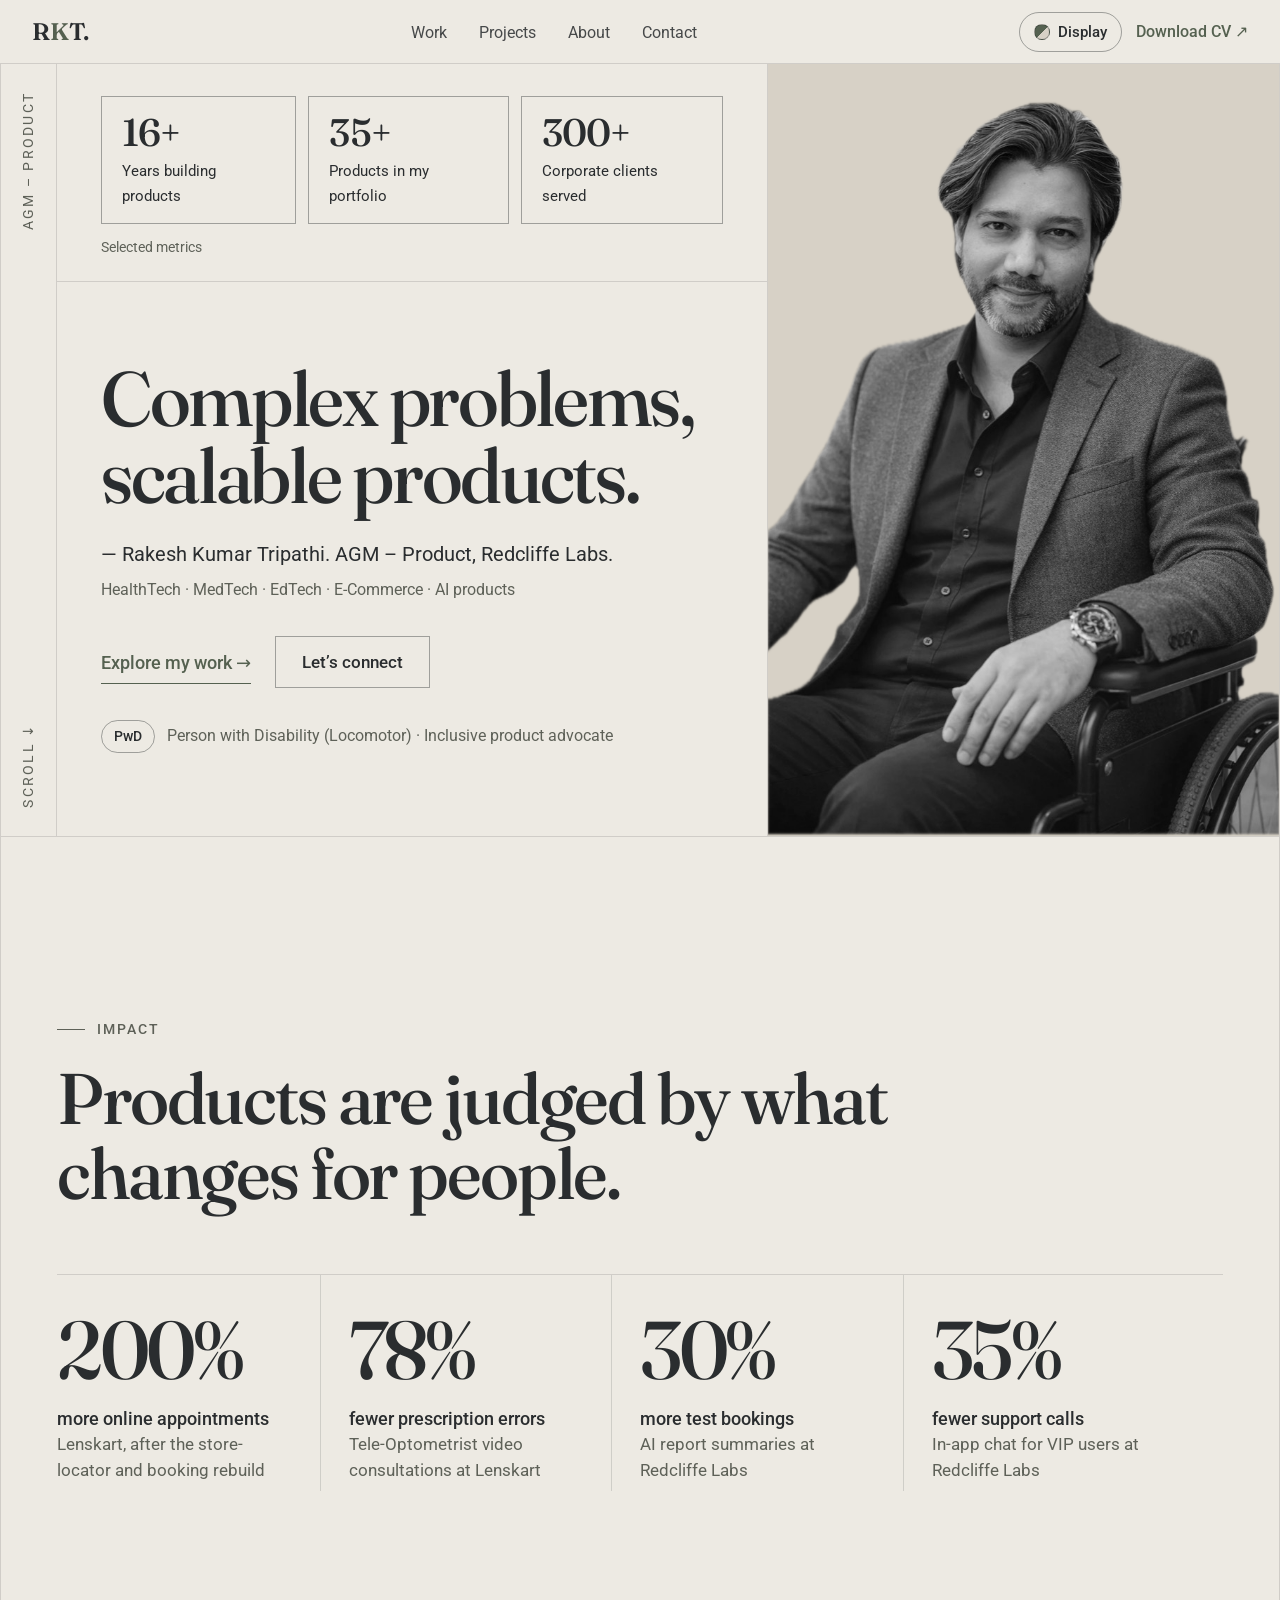
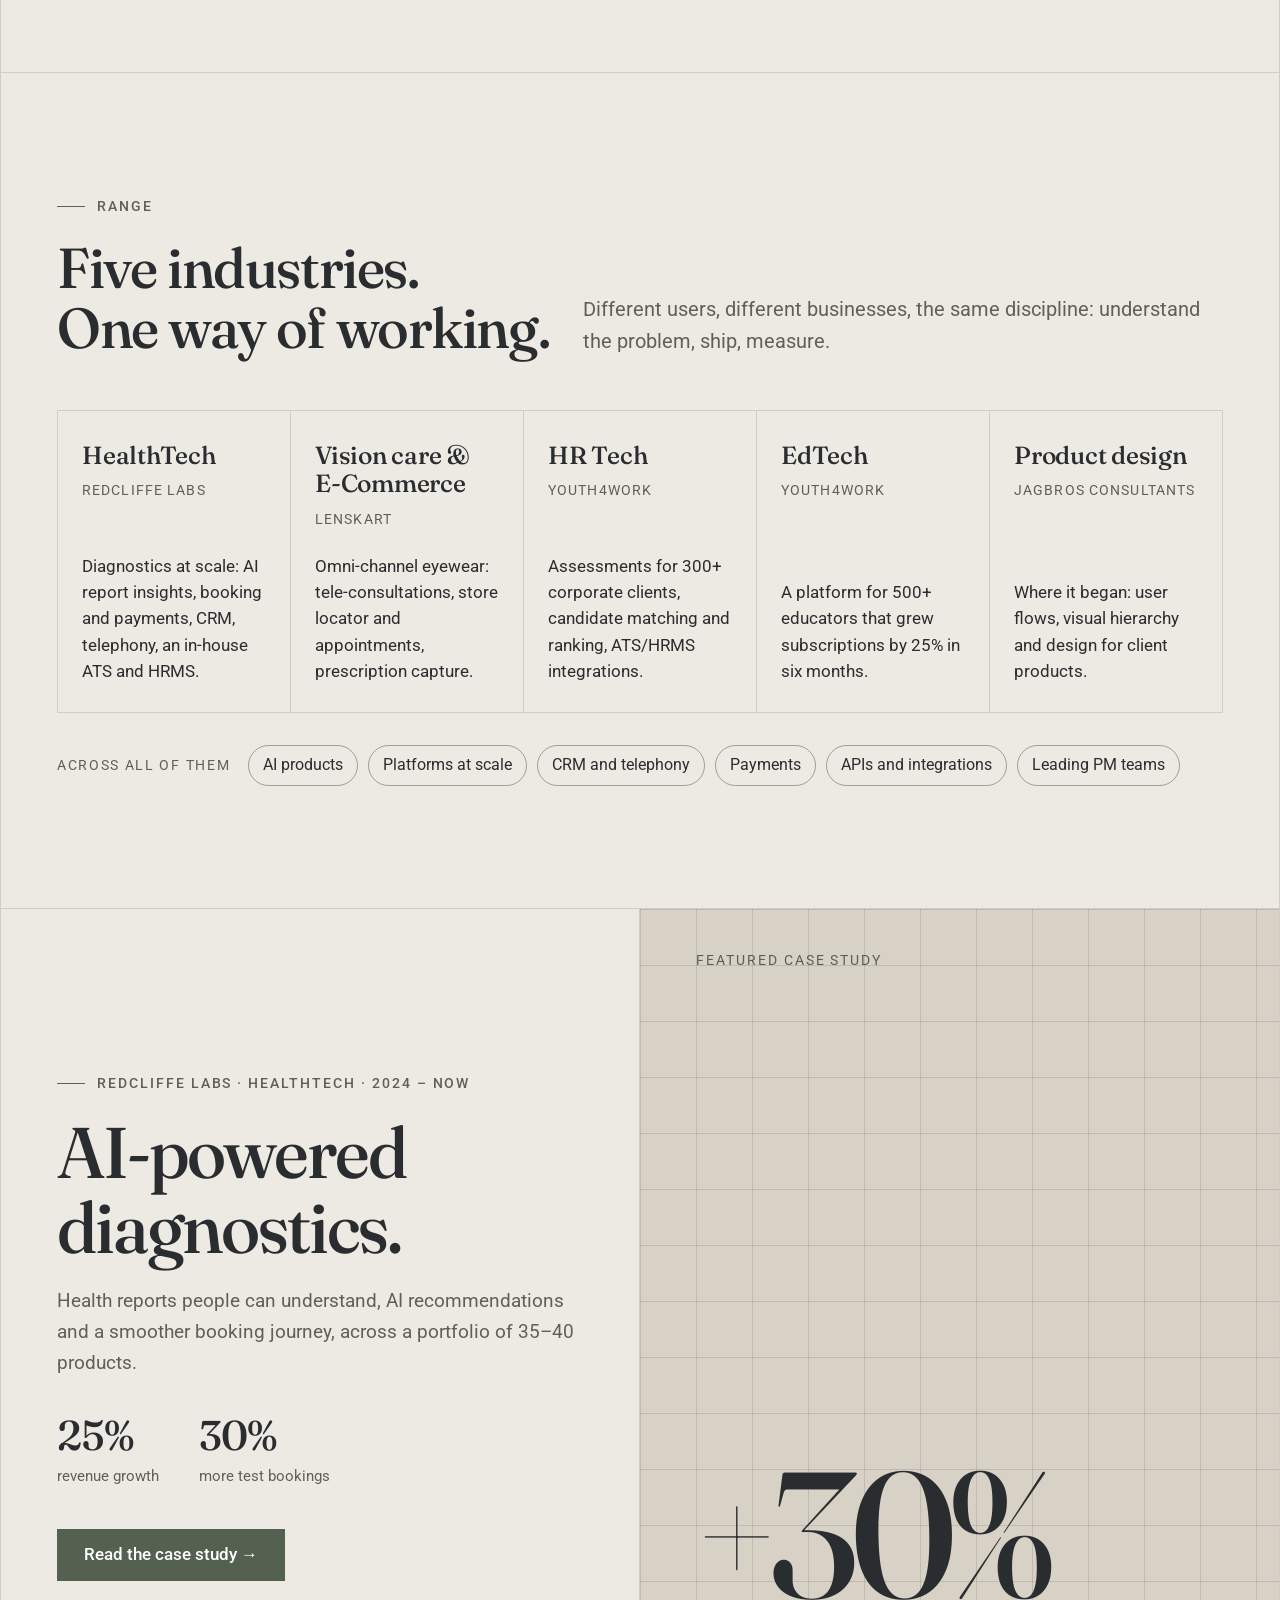
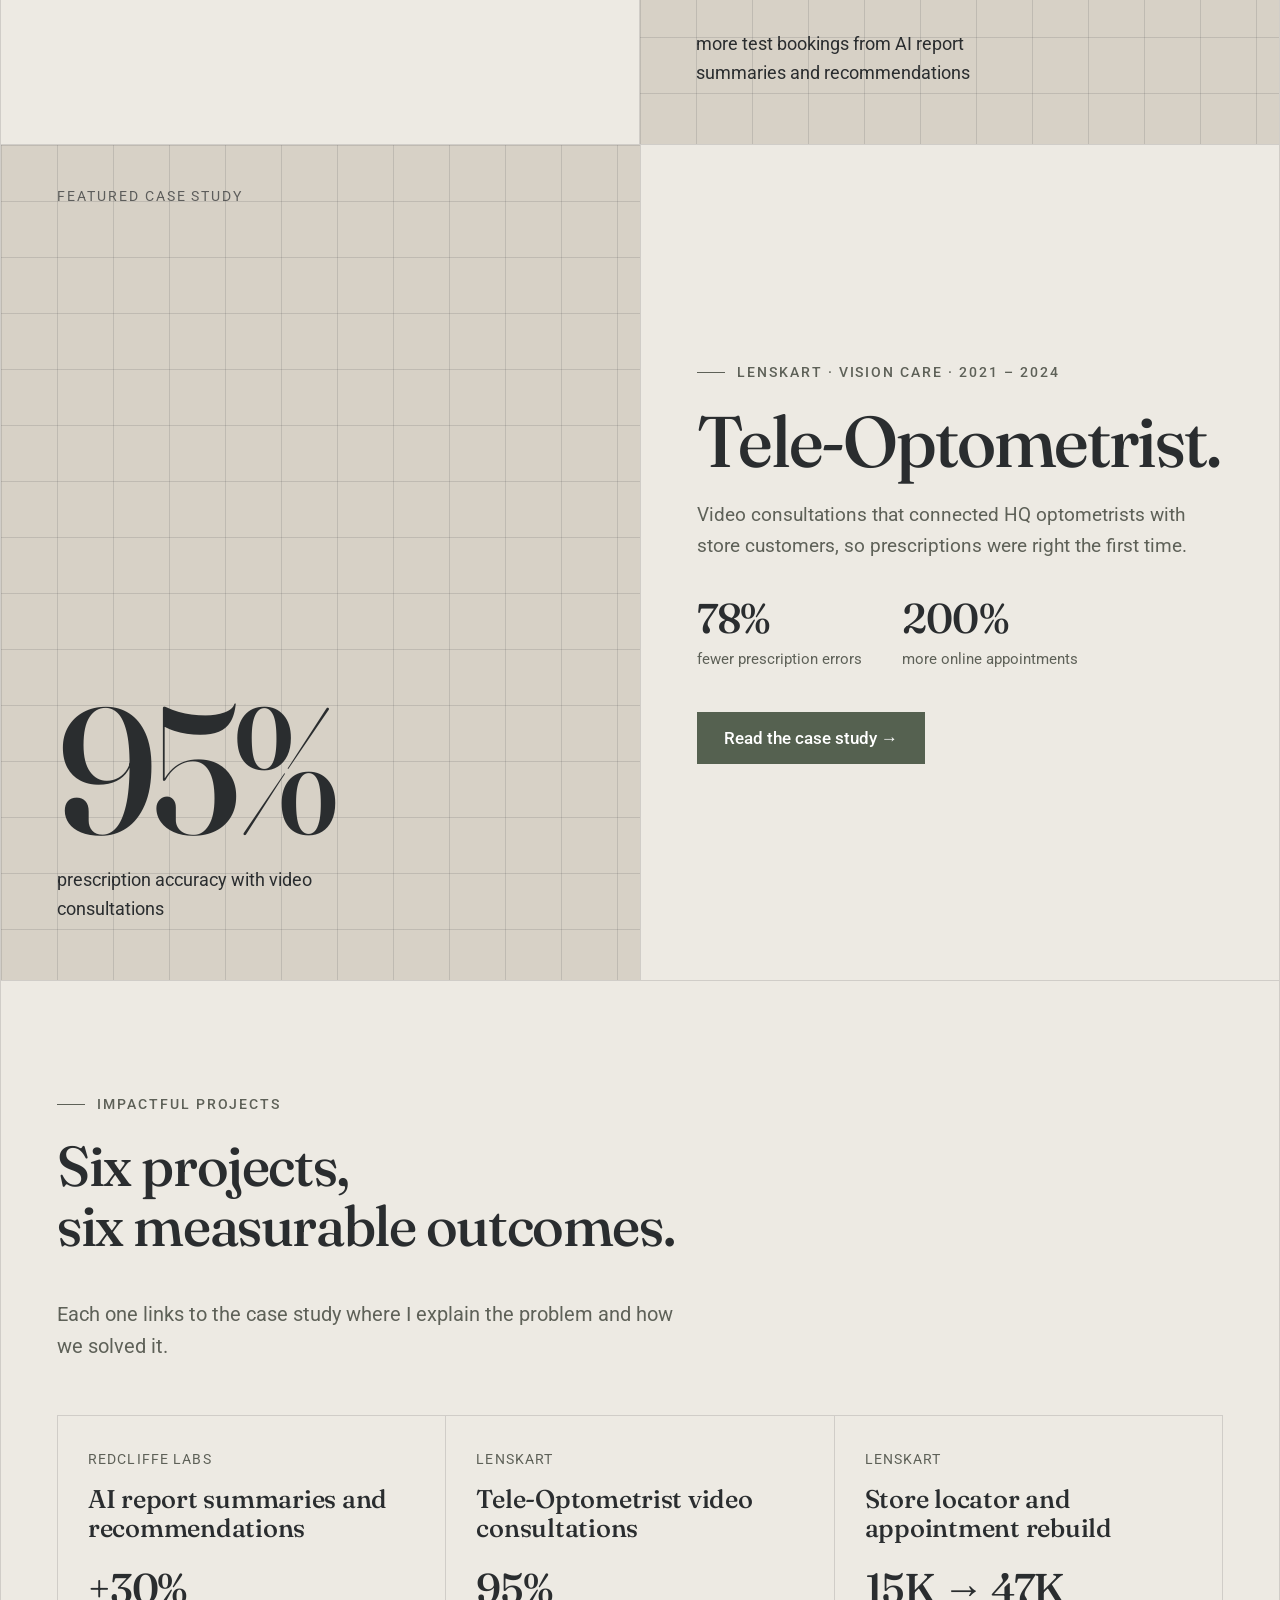
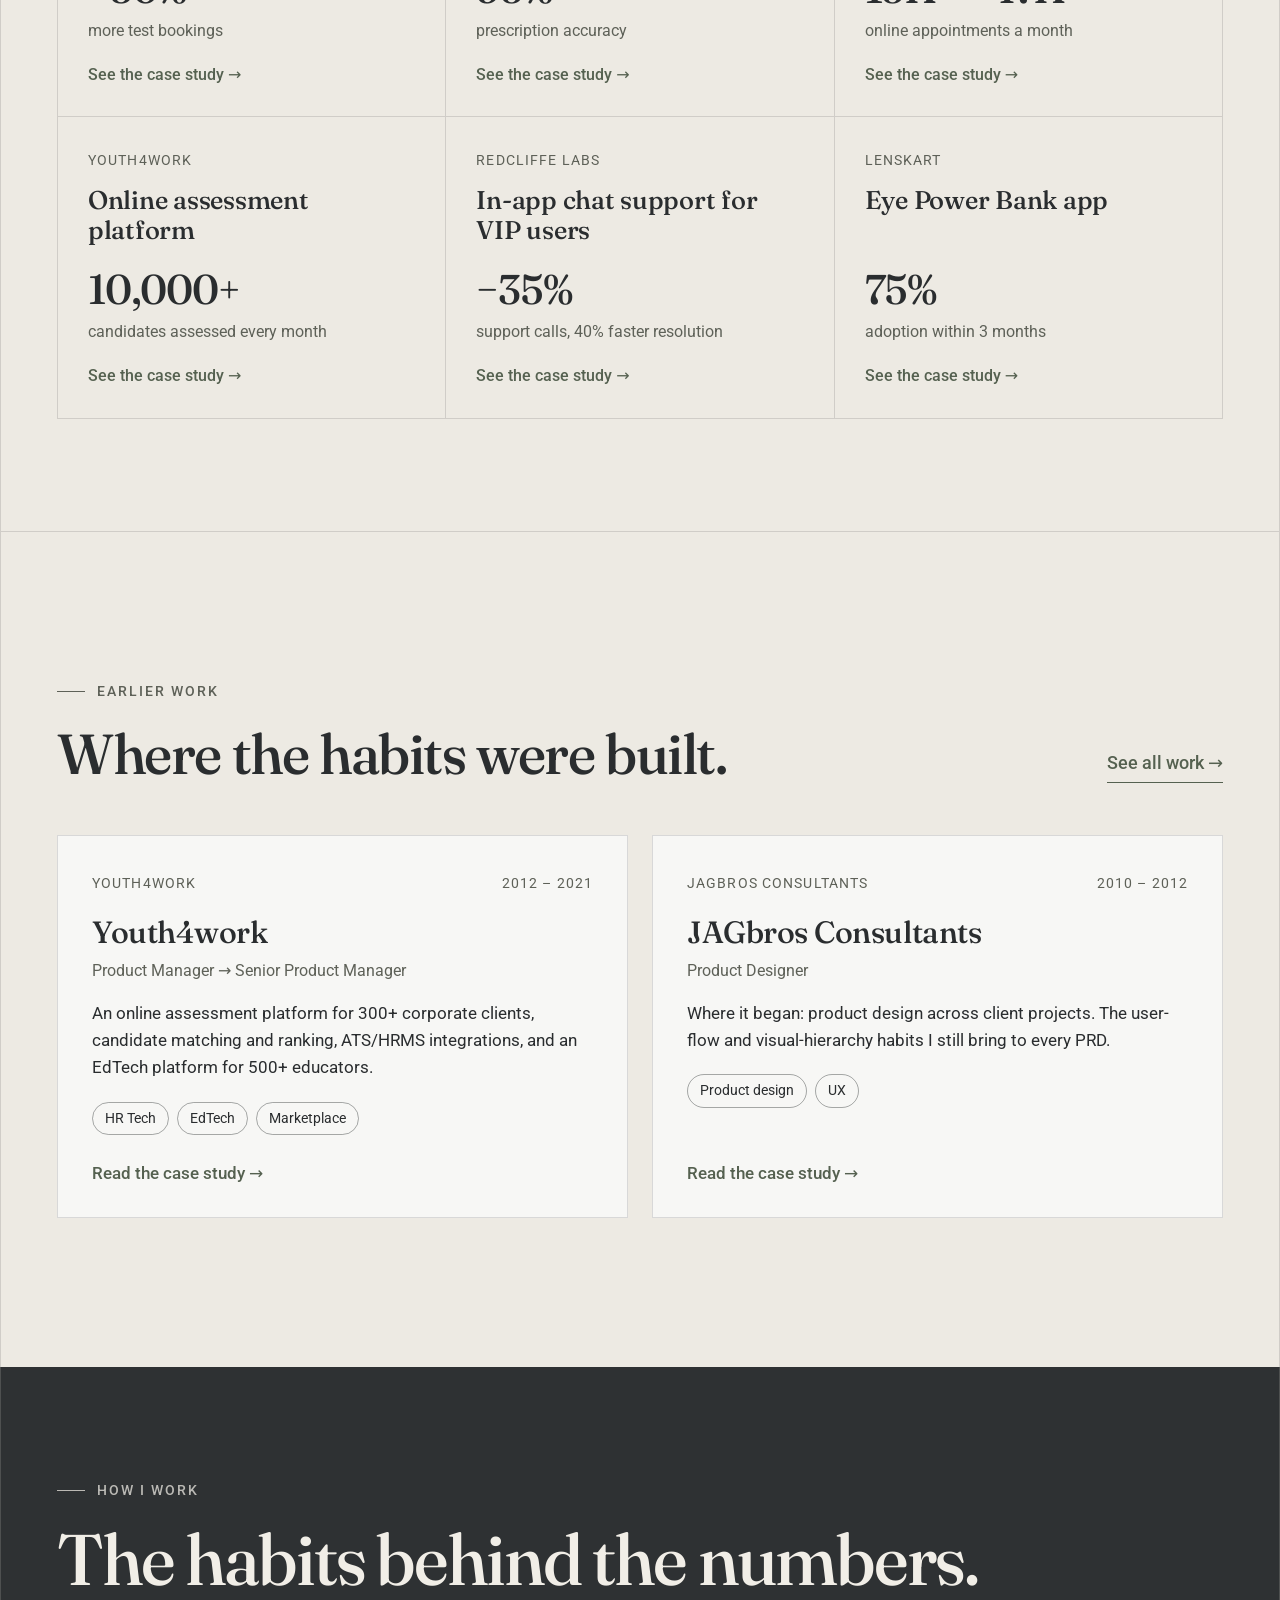
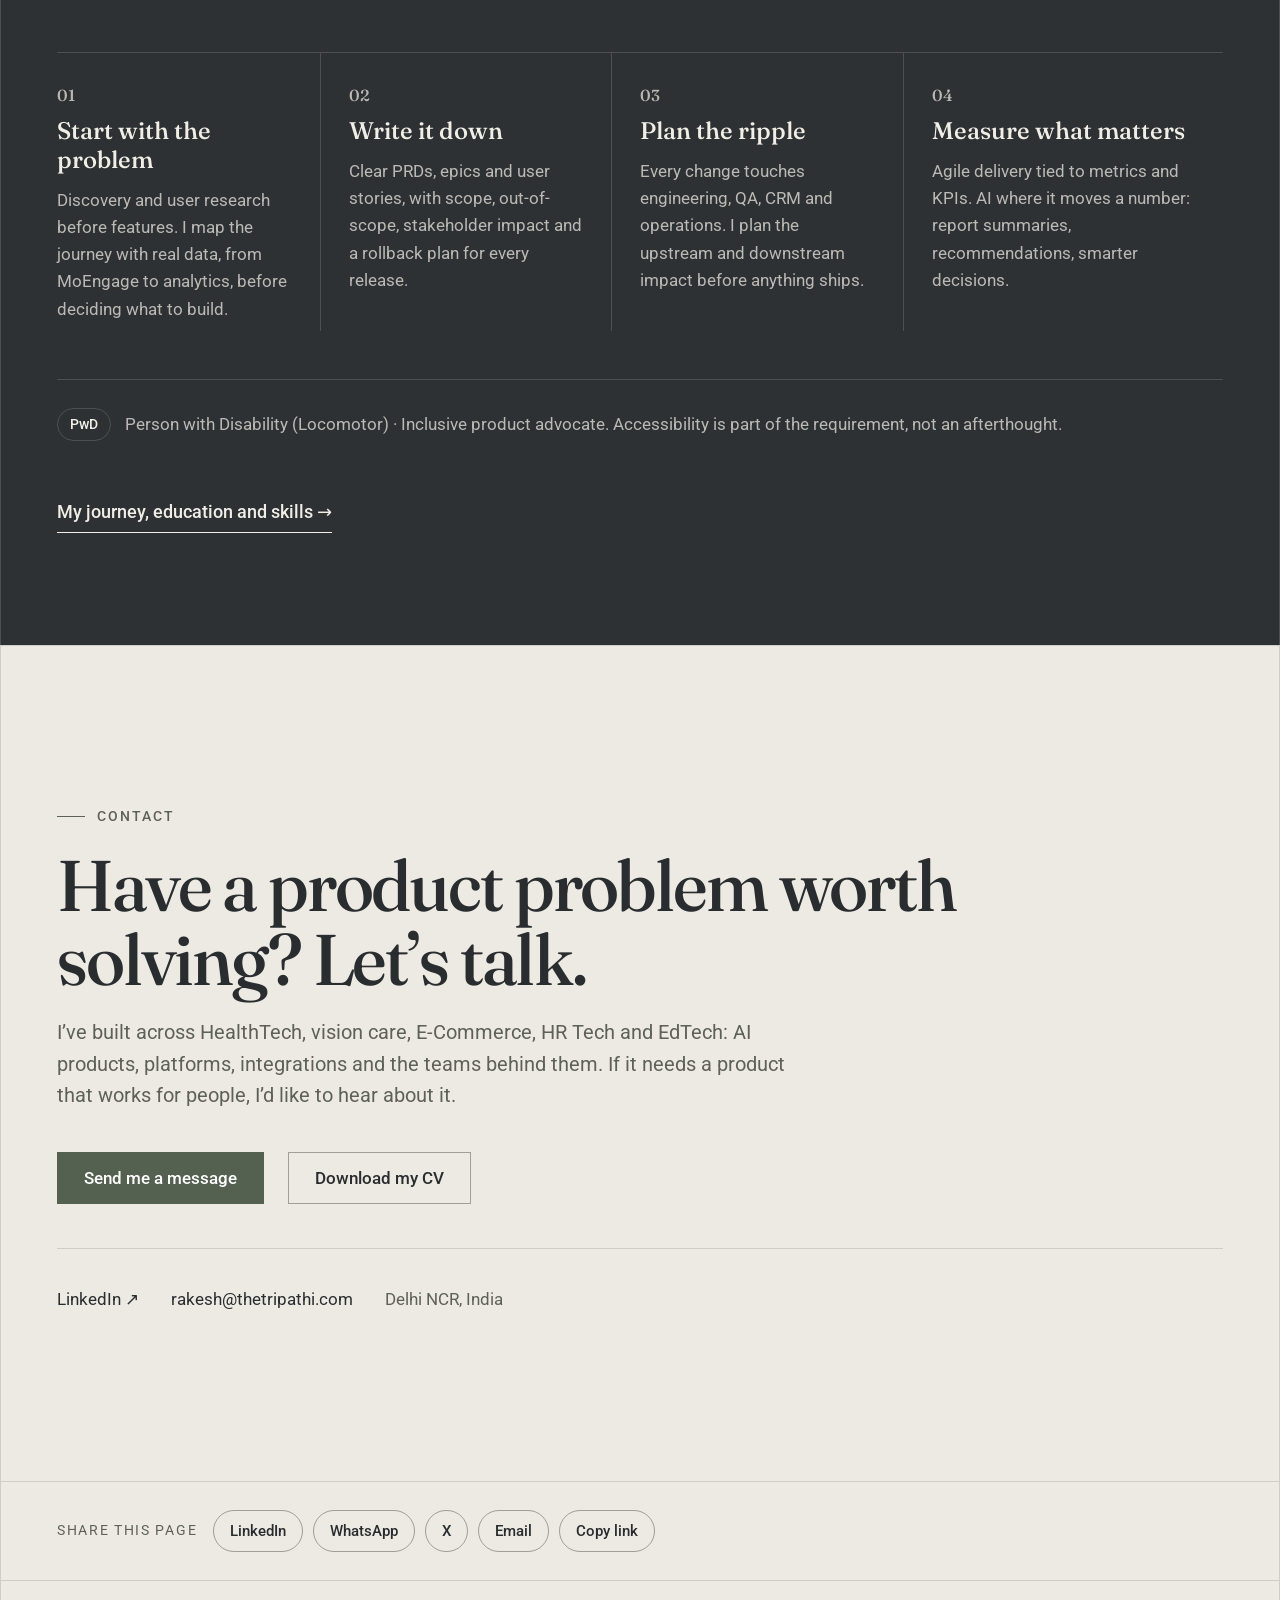
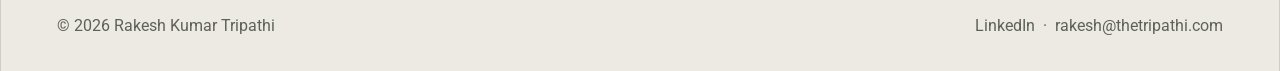
<file: index.html>
<!DOCTYPE html>
<html lang="en">
<head>
<meta charset="UTF-8">
<meta name="viewport" content="width=device-width, initial-scale=1.0, viewport-fit=cover">
<script>(function(){var d=document.documentElement,t='linen',s='m';try{if(!/(^|\.)thetripathi\.com$/.test(location.hostname)){var m=location.search.match(/[?&]theme=([a-z]+)/);t=(m&&m[1])||localStorage.getItem('rkt-theme')||t;}s=localStorage.getItem('rkt-text')||s;}catch(e){}d.setAttribute('data-theme',t);d.setAttribute('data-text',s);})();</script>
<title>Rakesh Kumar Tripathi – AGM – Product | HealthTech &amp; AI Products</title>
<meta name="description" content="Rakesh Kumar Tripathi, AGM – Product at Redcliffe Labs: 16+ years building AI products across HealthTech, MedTech, EdTech and E-Commerce. Case studies inside.">
<link rel="canonical" href="https://thetripathi.com/">
<meta name="robots" content="index, follow, max-snippet:-1, max-image-preview:large, max-video-preview:-1">
<link rel="sitemap" type="application/xml" href="/sitemap.xml">
<link rel="icon" href="/assets/img/favicon.svg" type="image/svg+xml">
<meta name="theme-color" content="#EDEAE3">
<meta property="og:type" content="website">
<meta property="og:url" content="https://thetripathi.com/">
<meta property="og:site_name" content="Rakesh Kumar Tripathi">
<meta property="og:title" content="Rakesh Kumar Tripathi – AGM – Product | HealthTech &amp; AI Products">
<meta property="og:description" content="Rakesh Kumar Tripathi, AGM – Product at Redcliffe Labs: 16+ years building AI products across HealthTech, MedTech, EdTech and E-Commerce. Case studies inside.">
<meta property="og:image" content="https://thetripathi.com/assets/img/rakesh-tripathi-share.jpg">
<meta property="og:image:type" content="image/jpeg">
<meta property="og:image:width" content="1200">
<meta property="og:image:height" content="630">
<meta property="og:image:alt" content="Rakesh Kumar Tripathi, AGM – Product at Redcliffe Labs. Complex problems, scalable products.">
<meta property="og:locale" content="en_IN">
<meta name="twitter:card" content="summary_large_image">
<meta name="twitter:title" content="Rakesh Kumar Tripathi – AGM – Product | HealthTech &amp; AI Products">
<meta name="twitter:description" content="Rakesh Kumar Tripathi, AGM – Product at Redcliffe Labs: 16+ years building AI products across HealthTech, MedTech, EdTech and E-Commerce. Case studies inside.">
<meta name="twitter:image:alt" content="Rakesh Kumar Tripathi, AGM – Product at Redcliffe Labs. Complex problems, scalable products.">
<meta name="twitter:image" content="https://thetripathi.com/assets/img/rakesh-tripathi-share.jpg">
<script type="application/ld+json">
{
 "@context": "https://schema.org",
 "@graph": [
  {
   "@type": "Person",
   "@id": "https://thetripathi.com/#person",
   "name": "Rakesh Kumar Tripathi",
   "alternateName": ["Rakesh Tripathi", "RKT", "thetripathi"],
   "url": "https://thetripathi.com/",
   "image": "https://thetripathi.com/assets/img/rakesh-tripathi-share.jpg",
   "jobTitle": "AGM - Product",
   "description": "AGM - Product with 16+ years building AI-powered products across HealthTech, MedTech, EdTech and E-Commerce.",
   "email": "rakesh@thetripathi.com",
   "nationality": "Indian",
   "worksFor": {
    "@type": "Organization",
    "name": "Redcliffe Labs",
    "url": "https://www.redcliffelabs.com"
   },
   "alumniOf": [
    {
     "@type": "Organization",
     "name": "Lenskart"
    },
    {
     "@type": "Organization",
     "name": "Youth4work"
    },
    {
     "@type": "Organization",
     "name": "JAGbros Consultants"
    },
    {
     "@type": "CollegeOrUniversity",
     "name": "Maharshi Dayanand University, Rohtak"
    },
    {
     "@type": "CollegeOrUniversity",
     "name": "University of Madras"
    }
   ],
   "sameAs": [
    "https://www.linkedin.com/in/thetripathi-rakesh/"
   ],
   "knowsAbout": [
    "Product Management",
    "Product Strategy",
    "HealthTech",
    "MedTech",
    "AI Products",
    "EdTech",
    "E-Commerce",
    "HR Tech",
    "Assessment Platforms",
    "CRM",
    "Telephony Integrations",
    "APIs and System Integrations",
    "Agile"
   ]
  },
  {
   "@type": "WebSite",
   "@id": "https://thetripathi.com/#website",
   "url": "https://thetripathi.com/",
   "name": "Rakesh Kumar Tripathi",
   "publisher": {
    "@id": "https://thetripathi.com/#person"
   }
  }
 ]
}
</script>
<link rel="preconnect" href="https://fonts.googleapis.com">
<link rel="preconnect" href="https://fonts.gstatic.com" crossorigin>
<link href="https://fonts.googleapis.com/css2?family=Fraunces:opsz,wght@9..144,400;9..144,500;9..144,600&family=Roboto:wght@400;500&display=swap" rel="stylesheet">
<link rel="stylesheet" href="/assets/css/site.css?v=3">
<!-- Microsoft Clarity -->
<script>
  (function(c,l,a,r,i,t,y){c[a]=c[a]||function(){(c[a].q=c[a].q||[]).push(arguments)};
  t=l.createElement(r);t.async=1;t.src="https://www.clarity.ms/tag/"+i;
  y=l.getElementsByTagName(r)[0];y.parentNode.insertBefore(t,y);
  })(window,document,"clarity","script","w1kzer3l8j");
</script>
<!-- Google Analytics 4 -->
<script async src="https://www.googletagmanager.com/gtag/js?id=G-7L1ZDXTQH7"></script>
<script>
  window.dataLayer = window.dataLayer || [];
  function gtag(){dataLayer.push(arguments);}
  gtag('js', new Date());
  gtag('config', 'G-7L1ZDXTQH7', { site_version: 'v2' });
</script>
</head>
<body>
<a class="skip" href="#main">Skip to content</a>
<header class="nav"><div class="wrap">
  <a class="logo" href="/" aria-label="Rakesh Kumar Tripathi, home">R<span>K</span>T.</a>
  <nav aria-label="Main"><ul class="nav-links"><li><a href="/work/" data-nav="Work">Work</a></li><li><a href="/#projects" data-nav="Projects">Projects</a></li><li><a href="/about/" data-nav="About">About</a></li><li><a href="#contact" data-nav="Contact">Contact</a></li></ul></nav>
  <div class="nav-right">
    <button type="button" class="disp-btn" id="disp-btn" aria-label="Display settings" aria-haspopup="dialog" aria-expanded="false" aria-controls="disp"><i aria-hidden="true"></i><span>Display</span></button>
    <button type="button" class="cv-link" data-open="cv">Download CV &#8599;</button>
    <button type="button" class="burger" id="burger" aria-label="Menu" aria-expanded="false" aria-controls="mnav"><span></span><span></span><span></span></button>
  </div>
</div></header>
<div class="disp" id="disp" role="dialog" aria-label="Display settings"><p class="dh">Colour theme</p><button type="button" class="topt" data-theme-pick="linen" aria-pressed="false" onclick="pickTheme('linen')"><span class="sw" aria-hidden="true" style="background:linear-gradient(90deg,#EDEAE3 0 25%,#D7D1C6 25% 50%,#8A937F 50% 75%,#3F4244 75%)"></span>Linen<em>recommended</em></button><button type="button" class="topt" data-theme-pick="ocean" aria-pressed="false" onclick="pickTheme('ocean')"><span class="sw" aria-hidden="true" style="background:linear-gradient(90deg,#D9D9D8 0 25%,#B1BBC8 25% 50%,#7C94B8 50% 75%,#2A4D88 75%)"></span>Ocean</button><button type="button" class="topt" data-theme-pick="cloud" aria-pressed="false" onclick="pickTheme('cloud')"><span class="sw" aria-hidden="true" style="background:linear-gradient(90deg,#E7E8E4 0 25%,#D3DFF2 25% 50%,#93A4C1 50% 75%,#18202B 75%)"></span>Cloud</button><button type="button" class="topt" data-theme-pick="holst" aria-pressed="false" onclick="pickTheme('holst')"><span class="sw" aria-hidden="true" style="background:linear-gradient(90deg,#F7F3EA 0 25%,#BDC9B8 25% 50%,#6D8C73 50% 75%,#314C3B 75%)"></span>Holst</button><button type="button" class="topt" data-theme-pick="classic" aria-pressed="false" onclick="pickTheme('classic')"><span class="sw" aria-hidden="true" style="background:linear-gradient(90deg,#F4F6FC 0 25%,#C9A84C 25% 50%,#1B3A8C 50% 75%,#0D1F4E 75%)"></span>Classic<em>old site</em></button><p class="dh">Text size</p><div class="seg" role="group" aria-label="Text size"><button type="button" class="a1" data-text-pick="m" aria-pressed="true" onclick="pickText('m')" aria-label="Standard text">A</button><button type="button" class="a2" data-text-pick="l" aria-pressed="false" onclick="pickText('l')" aria-label="Large text">A</button><button type="button" class="a3" data-text-pick="xl" aria-pressed="false" onclick="pickText('xl')" aria-label="Extra large text">A</button></div></div>
<div class="mnav" id="mnav"><a href="/work/" data-nav="Work (mobile)">Work</a><a href="/#projects" data-nav="Projects (mobile)">Projects</a><a href="/about/" data-nav="About (mobile)">About</a><a href="#contact" data-nav="Contact (mobile)">Contact</a><button type="button" class="cv-link" data-open="cv">Download CV &#8599;</button></div>
<main id="main">
<section class="hero fold" aria-label="Introduction"><div class="wrap">
  <div class="rail" aria-hidden="true"><span>AGM &ndash; Product</span><span>Scroll &darr;</span></div>
  <div class="hero-main">
    <div class="stats">
      <div class="stat"><b data-years-since="2010-06" data-suffix="+">16+</b><small>Years building products</small></div>
      <div class="stat"><b data-count="35" data-suffix="+">35+</b><small>Products in my portfolio</small></div>
      <div class="stat"><b data-count="300" data-suffix="+">300+</b><small>Corporate clients served</small></div>
    </div>
    <div class="stats-note">Selected metrics</div>
    <div class="hero-copy">
      <h1 class="h1">Complex problems,<br>scalable products.<span class="by">&mdash; Rakesh Kumar Tripathi. AGM &ndash; Product, Redcliffe Labs.</span></h1>
      <p class="domains">HealthTech &middot; MedTech &middot; EdTech &middot; E-Commerce &middot; AI products</p>
      <div class="cta-row">
        <a href="/work/" class="link-cta" data-track="hero_cta_click|engagement|Explore My Work">Explore my work &rarr;</a>
        <button type="button" class="btn" data-open="contact">Let&rsquo;s connect</button>
      </div>
      <div class="pwd"><span class="pill">PwD</span>Person with Disability (Locomotor) &middot; Inclusive product advocate</div>
    </div>
  </div>
  <div class="photo"><img src="/assets/img/rakesh-portrait.jpg" width="733" height="1100" alt="Rakesh Kumar Tripathi, AGM &ndash; Product at Redcliffe Labs, seated in his wheelchair" fetchpriority="high"><div class="tint" aria-hidden="true"></div></div>
</div></section>
<section class="numbers fold" aria-labelledby="nums-h"><div class="wrap pad sec">
  <div class="intro"><div class="eyebrow">Impact</div><h2 class="display" id="nums-h">Products are judged by what changes for people.</h2></div>
  <div class="nums">
    <div class="num-item reveal"><b data-count="200" data-suffix="%">200%</b><p><strong>more online appointments</strong>Lenskart, after the store-locator and booking rebuild</p></div>
    <div class="num-item reveal"><b data-count="78" data-suffix="%">78%</b><p><strong>fewer prescription errors</strong>Tele-Optometrist video consultations at Lenskart</p></div>
    <div class="num-item reveal"><b data-count="30" data-suffix="%">30%</b><p><strong>more test bookings</strong>AI report summaries at Redcliffe Labs</p></div>
    <div class="num-item reveal"><b data-count="35" data-suffix="%">35%</b><p><strong>fewer support calls</strong>In-app chat for VIP users at Redcliffe Labs</p></div>
  </div>
</div></section>
<section class="breadth fold" aria-labelledby="br-h"><div class="wrap pad sec">
  <div class="sec-head"><div><div class="eyebrow">Range</div><h2 class="h2" id="br-h">Five industries.<br>One way of working.</h2></div>
  <p class="lede">Different users, different businesses, the same discipline: understand the problem, ship, measure.</p></div>
  <div class="domains-grid">
    <a class="dom reveal" href="/work/redcliffe/"><span class="dom-name">HealthTech</span><span class="dom-co">Redcliffe Labs</span><p>Diagnostics at scale: AI report insights, booking and payments, CRM, telephony, an in-house ATS and HRMS.</p></a>
    <a class="dom reveal" href="/work/lenskart/"><span class="dom-name">Vision care &amp; E-Commerce</span><span class="dom-co">Lenskart</span><p>Omni-channel eyewear: tele-consultations, store locator and appointments, prescription capture.</p></a>
    <a class="dom reveal" href="/work/youth4work/"><span class="dom-name">HR Tech</span><span class="dom-co">Youth4work</span><p>Assessments for 300+ corporate clients, candidate matching and ranking, ATS/HRMS integrations.</p></a>
    <a class="dom reveal" href="/work/youth4work/"><span class="dom-name">EdTech</span><span class="dom-co">Youth4work</span><p>A platform for 500+ educators that grew subscriptions by 25% in six months.</p></a>
    <a class="dom reveal" href="/work/jagbros/"><span class="dom-name">Product design</span><span class="dom-co">JAGbros Consultants</span><p>Where it began: user flows, visual hierarchy and design for client products.</p></a>
  </div>
  <div class="across"><span class="across-l">Across all of them</span><span class="tag">AI products</span><span class="tag">Platforms at scale</span><span class="tag">CRM and telephony</span><span class="tag">Payments</span><span class="tag">APIs and integrations</span><span class="tag">Leading PM teams</span></div>
</div></section>
<section class="feature fold" aria-labelledby="f-redcliffe"><div class="wrap">
  <div class="feature-copy">
    <div class="eyebrow">Redcliffe Labs · HealthTech · 2024 – now</div>
    <h2 class="display" id="f-redcliffe">AI-powered diagnostics.</h2>
    <p class="sum">Health reports people can understand, AI recommendations and a smoother booking journey, across a portfolio of 35–40 products.</p>
    <div class="feature-metrics"><div><b data-count="25" data-suffix="%">25%</b><span>revenue growth</span></div><div><b data-count="30" data-suffix="%">30%</b><span>more test bookings</span></div></div>
    <div class="cta-row"><a class="btn btn-solid" href="/work/redcliffe/" data-track="case_study_open|engagement|redcliffe">Read the case study &rarr;</a></div>
  </div>
  <div class="feature-art reveal" aria-hidden="true"><span class="tagline">Featured case study</span><span class="big">+30%</span><span class="cap">more test bookings from AI report summaries and recommendations</span></div>
</div></section>
<section class="feature fold flip" aria-labelledby="f-lenskart"><div class="wrap">
  <div class="feature-copy">
    <div class="eyebrow">Lenskart · Vision care · 2021 – 2024</div>
    <h2 class="display" id="f-lenskart">Tele-Optometrist.</h2>
    <p class="sum">Video consultations that connected HQ optometrists with store customers, so prescriptions were right the first time.</p>
    <div class="feature-metrics"><div><b data-count="78" data-suffix="%">78%</b><span>fewer prescription errors</span></div><div><b data-count="200" data-suffix="%">200%</b><span>more online appointments</span></div></div>
    <div class="cta-row"><a class="btn btn-solid" href="/work/lenskart/" data-track="case_study_open|engagement|lenskart">Read the case study &rarr;</a></div>
  </div>
  <div class="feature-art reveal" aria-hidden="true"><span class="tagline">Featured case study</span><span class="big">95%</span><span class="cap">prescription accuracy with video consultations</span></div>
</div></section>
<section id="projects" class="fold" aria-labelledby="proj-h"><div class="wrap pad sec">
  <div class="sec-head"><div><div class="eyebrow">Impactful projects</div><h2 class="h2" id="proj-h">Six projects,<br>six measurable outcomes.</h2></div>
  <p class="lede">Each one links to the case study where I explain the problem and how we solved it.</p></div>
<div class="projects">
  <a class="project reveal" href="/work/redcliffe/" data-track="case_study_open|engagement|redcliffe"><span class="where">Redcliffe Labs</span><h3>AI report summaries and recommendations</h3><span class="out">+30%</span><span class="out-l">more test bookings</span><span class="go">See the case study &rarr;</span></a>
  <a class="project reveal" href="/work/lenskart/" data-track="case_study_open|engagement|lenskart"><span class="where">Lenskart</span><h3>Tele-Optometrist video consultations</h3><span class="out">95%</span><span class="out-l">prescription accuracy</span><span class="go">See the case study &rarr;</span></a>
  <a class="project reveal" href="/work/lenskart/" data-track="case_study_open|engagement|lenskart"><span class="where">Lenskart</span><h3>Store locator and appointment rebuild</h3><span class="out">15K → 47K</span><span class="out-l">online appointments a month</span><span class="go">See the case study &rarr;</span></a>
  <a class="project reveal" href="/work/youth4work/" data-track="case_study_open|engagement|youth4work"><span class="where">Youth4work</span><h3>Online assessment platform</h3><span class="out">10,000+</span><span class="out-l">candidates assessed every month</span><span class="go">See the case study &rarr;</span></a>
  <a class="project reveal" href="/work/redcliffe/" data-track="case_study_open|engagement|redcliffe"><span class="where">Redcliffe Labs</span><h3>In-app chat support for VIP users</h3><span class="out">−35%</span><span class="out-l">support calls, 40% faster resolution</span><span class="go">See the case study &rarr;</span></a>
  <a class="project reveal" href="/work/lenskart/" data-track="case_study_open|engagement|lenskart"><span class="where">Lenskart</span><h3>Eye Power Bank app</h3><span class="out">75%</span><span class="out-l">adoption within 3 months</span><span class="go">See the case study &rarr;</span></a>
</div>
</div></section>
<section class="fold" aria-labelledby="more-h"><div class="wrap pad sec">
  <div class="sec-head"><div><div class="eyebrow">Earlier work</div><h2 class="h2" id="more-h">Where the habits were built.</h2></div>
  <a class="link-cta" href="/work/">See all work &rarr;</a></div>
<div class="cards">
  <a class="card reveal" href="/work/youth4work/" data-track="case_study_open|engagement|y4w">
    <div class="card-top"><span>Youth4work</span><span>2012 – 2021</span></div>
    <h3>Youth4work</h3><div class="role">Product Manager → Senior Product Manager</div>
    <p>An online assessment platform for 300+ corporate clients, candidate matching and ranking, ATS/HRMS integrations, and an EdTech platform for 500+ educators.</p>
    <div class="tags"><span class="tag">HR Tech</span><span class="tag">EdTech</span><span class="tag">Marketplace</span></div>
    <span class="more">Read the case study &rarr;</span>
  </a>
  <a class="card reveal" href="/work/jagbros/" data-track="case_study_open|engagement|jagbros">
    <div class="card-top"><span>JAGbros Consultants</span><span>2010 – 2012</span></div>
    <h3>JAGbros Consultants</h3><div class="role">Product Designer</div>
    <p>Where it began: product design across client projects. The user-flow and visual-hierarchy habits I still bring to every PRD.</p>
    <div class="tags"><span class="tag">Product design</span><span class="tag">UX</span></div>
    <span class="more">Read the case study &rarr;</span>
  </a>
</div>
</div></section>
<section class="how fold" aria-labelledby="how-h"><div class="wrap pad sec">
  <div class="eyebrow">How I work</div><h2 class="display" id="how-h">The habits behind the numbers.</h2>
<div class="principles">
  <div class="principle reveal"><div class="n">01</div><h3>Start with the problem</h3><p>Discovery and user research before features. I map the journey with real data, from MoEngage to analytics, before deciding what to build.</p></div>
  <div class="principle reveal"><div class="n">02</div><h3>Write it down</h3><p>Clear PRDs, epics and user stories, with scope, out-of-scope, stakeholder impact and a rollback plan for every release.</p></div>
  <div class="principle reveal"><div class="n">03</div><h3>Plan the ripple</h3><p>Every change touches engineering, QA, CRM and operations. I plan the upstream and downstream impact before anything ships.</p></div>
  <div class="principle reveal"><div class="n">04</div><h3>Measure what matters</h3><p>Agile delivery tied to metrics and KPIs. AI where it moves a number: report summaries, recommendations, smarter decisions.</p></div>
</div>
<div class="how-note"><span class="pill">PwD</span>Person with Disability (Locomotor) &middot; Inclusive product advocate. Accessibility is part of the requirement, not an afterthought.</div>
  <div class="cta-row"><a class="link-cta" href="/about/">My journey, education and skills &rarr;</a></div>
</div></section>
<section id="contact" class="contact fold" aria-labelledby="contact-h"><div class="wrap pad sec">
  <div class="eyebrow">Contact</div>
  <h2 class="big" id="contact-h">Have a product problem worth solving? Let&rsquo;s talk.</h2>
  <p class="lede">I&rsquo;ve built across HealthTech, vision care, E-Commerce, HR Tech and EdTech: AI products, platforms, integrations and the teams behind them. If it needs a product that works for people, I&rsquo;d like to hear about it.</p>
  <div class="cta-row">
    <button type="button" class="btn btn-solid" data-open="contact">Send me a message</button>
    <button type="button" class="btn" data-open="cv">Download my CV</button>
  </div>
  <div class="contact-links">
    <a href="https://www.linkedin.com/in/thetripathi-rakesh/" target="_blank" rel="noopener" data-track="social_click|engagement|LinkedIn">LinkedIn &#8599;</a>
    <a href="mailto:rakesh@thetripathi.com" data-track="social_click|engagement|Email">rakesh@thetripathi.com</a>
    <span style="color:var(--muted);padding:8px 0">Delhi NCR, India</span>
  </div>
</div></section>
</main>
<footer class="foot"><div class="wrap pad">
  <span>&copy; <span data-year>2026</span> Rakesh Kumar Tripathi</span>
  <span><a href="https://www.linkedin.com/in/thetripathi-rakesh/" target="_blank" rel="noopener" data-track="social_click|engagement|LinkedIn">LinkedIn</a> &nbsp;·&nbsp; <a href="mailto:rakesh@thetripathi.com" data-track="social_click|engagement|Email">rakesh@thetripathi.com</a></span>
</div></footer>
<script src="/assets/js/site.js?v=4" defer></script>
</body>
</html>
</file>
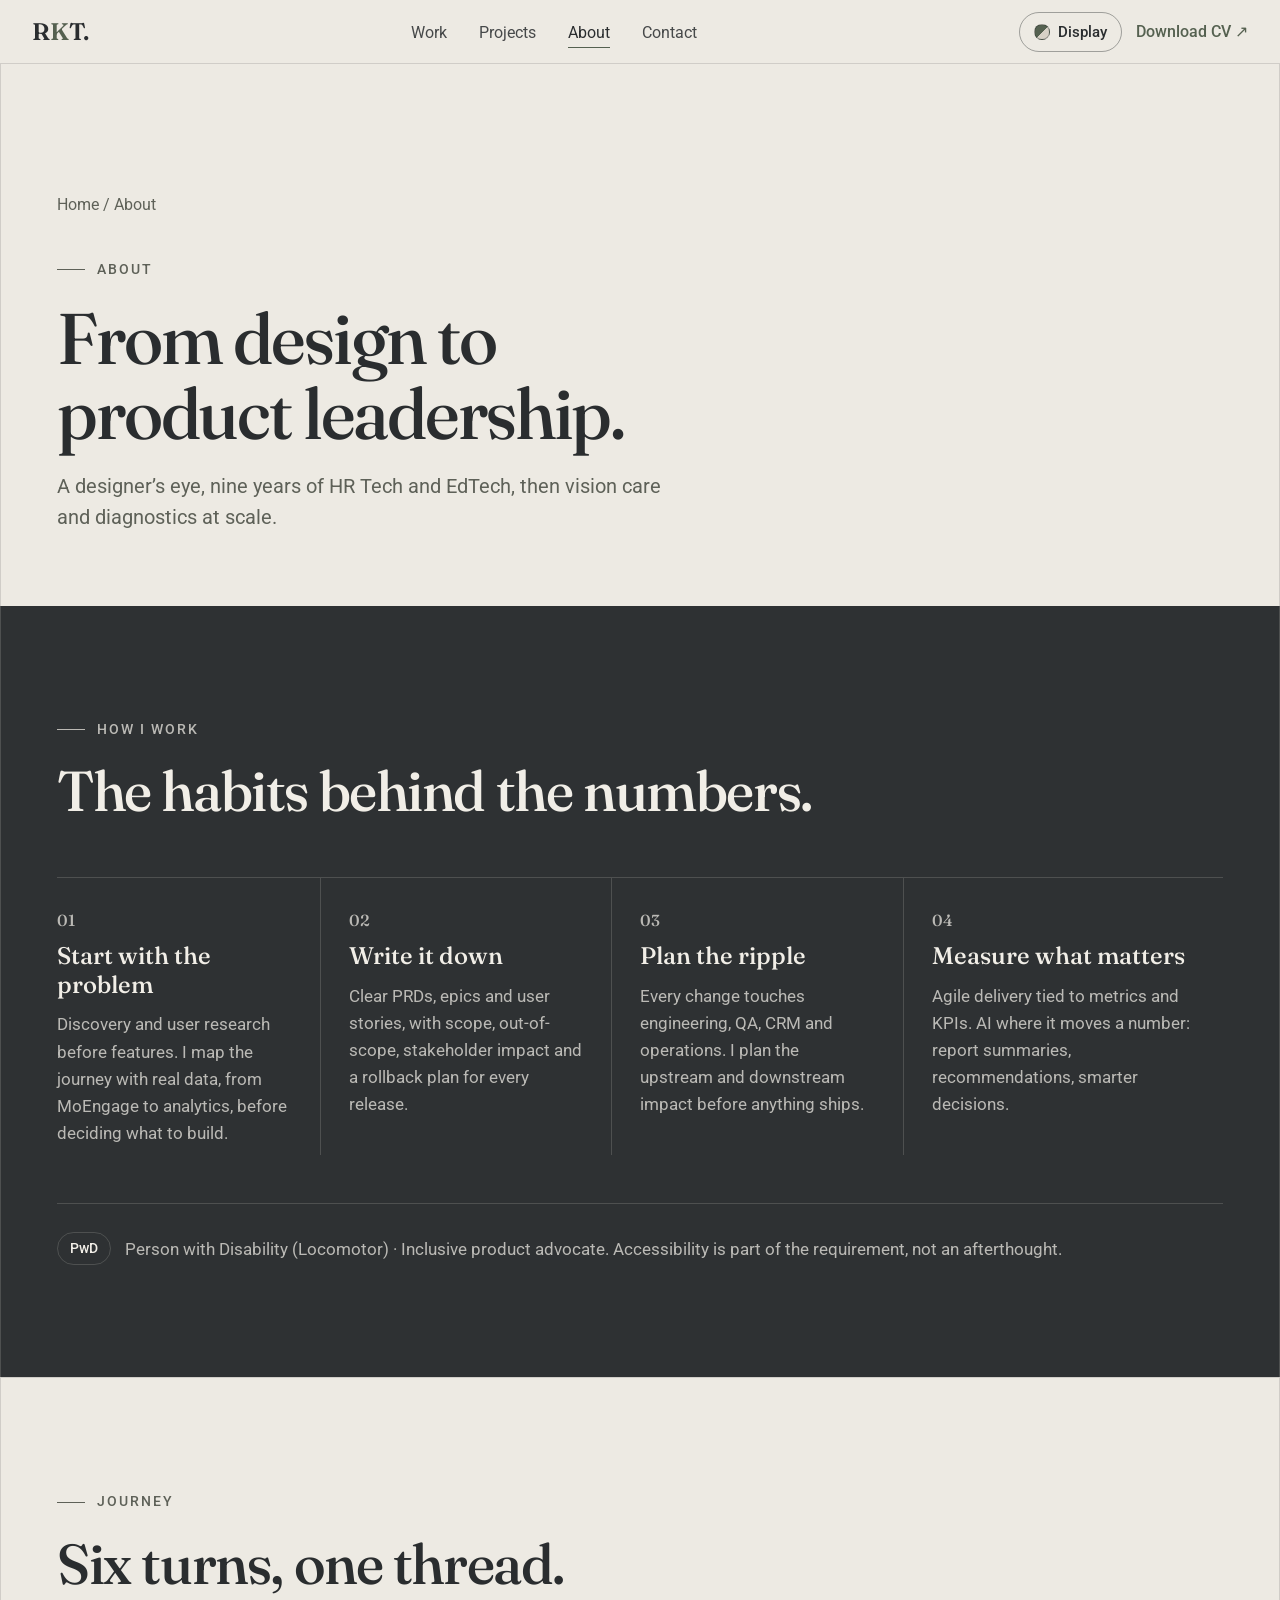
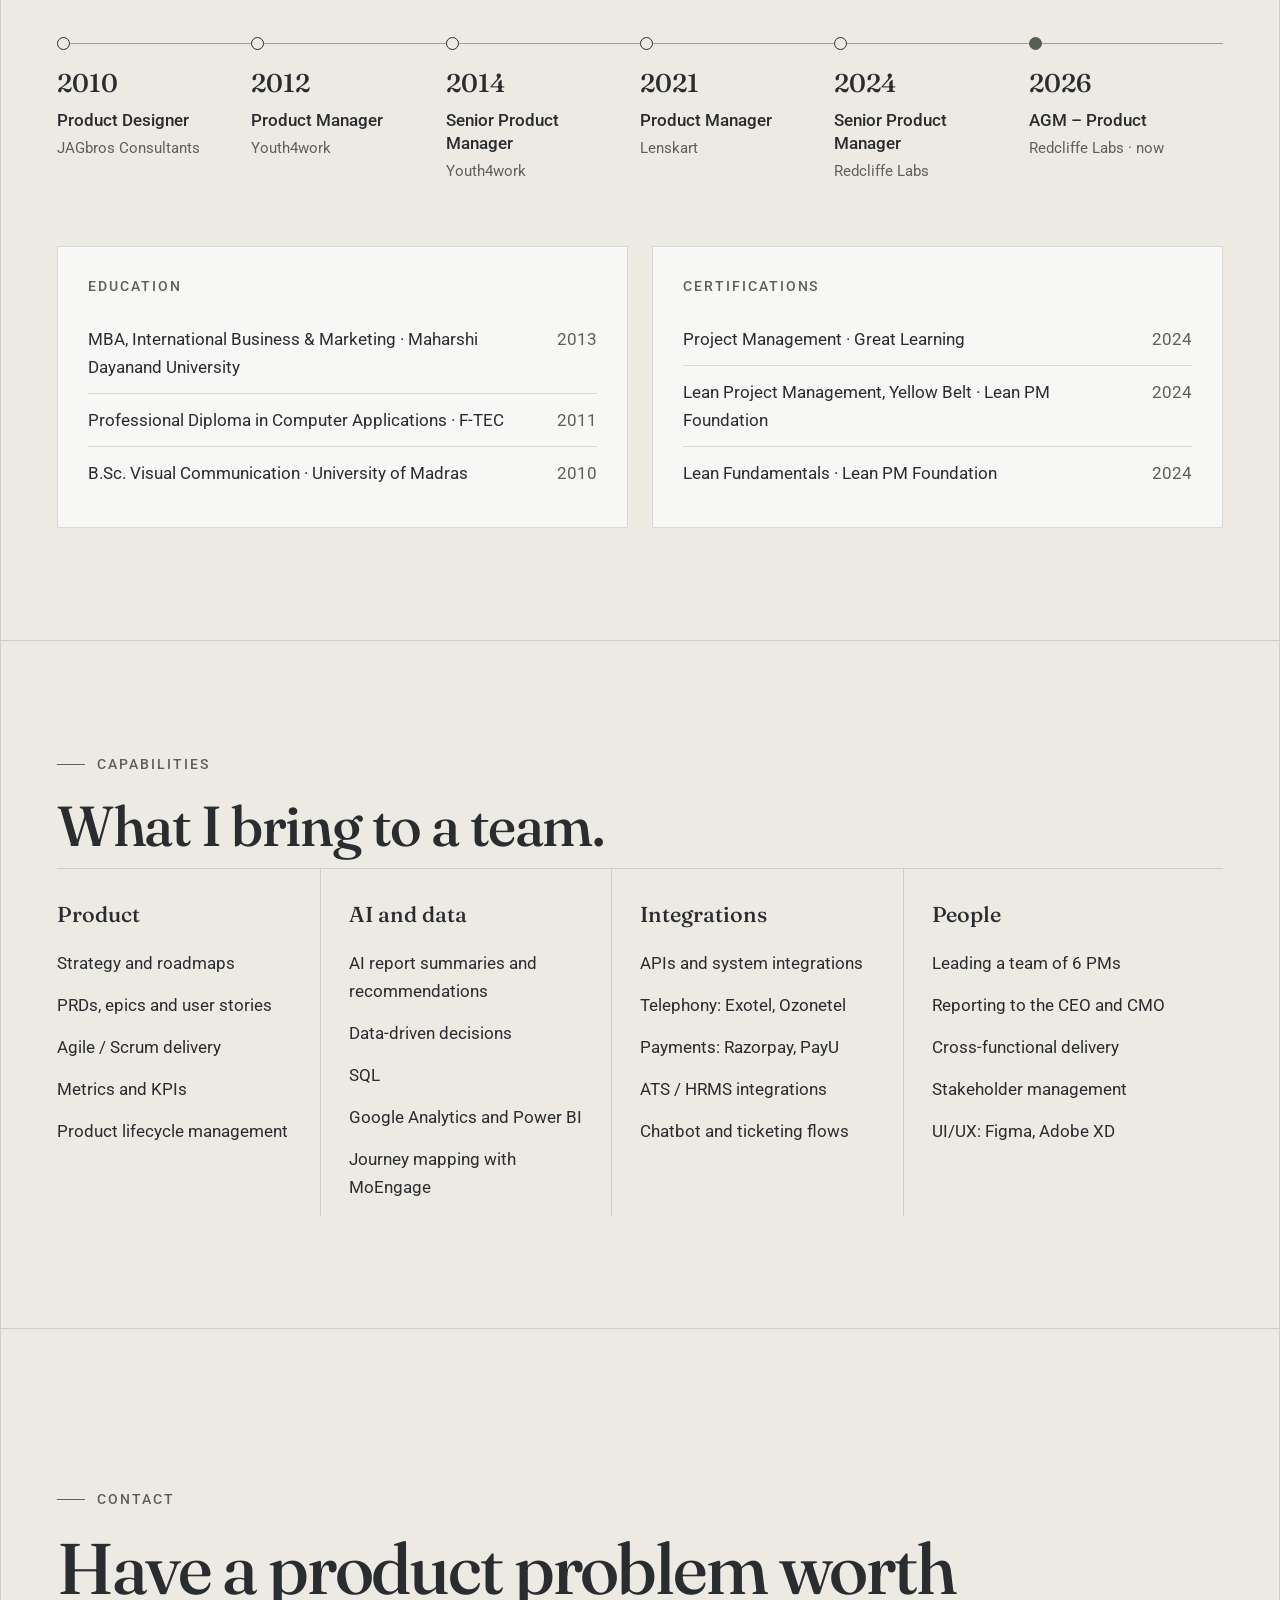
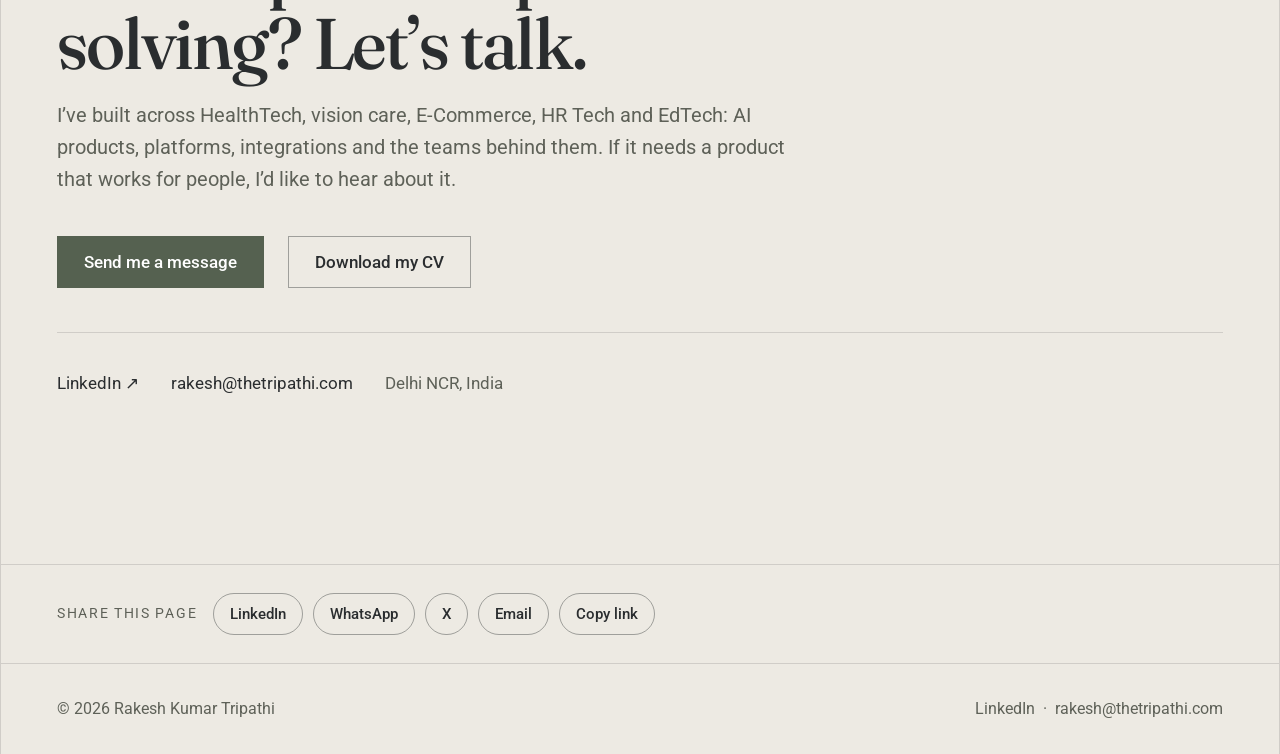
<file: about/index.html>
<!DOCTYPE html>
<html lang="en">
<head>
<meta charset="UTF-8">
<meta name="viewport" content="width=device-width, initial-scale=1.0, viewport-fit=cover">
<script>(function(){var d=document.documentElement,t='linen',s='m';try{if(!/(^|\.)thetripathi\.com$/.test(location.hostname)){var m=location.search.match(/[?&]theme=([a-z]+)/);t=(m&&m[1])||localStorage.getItem('rkt-theme')||t;}s=localStorage.getItem('rkt-text')||s;}catch(e){}d.setAttribute('data-theme',t);d.setAttribute('data-text',s);})();</script>
<title>About – journey, education and skills | Rakesh Kumar Tripathi</title>
<meta name="description" content="From product designer in 2010 to AGM – Product at Redcliffe Labs: how Rakesh Kumar Tripathi works, his journey, education, certifications and capabilities.">
<link rel="canonical" href="https://thetripathi.com/about/">
<meta name="robots" content="index, follow, max-snippet:-1, max-image-preview:large, max-video-preview:-1">
<link rel="sitemap" type="application/xml" href="/sitemap.xml">
<link rel="icon" href="/assets/img/favicon.svg" type="image/svg+xml">
<meta name="theme-color" content="#EDEAE3">
<meta property="og:type" content="profile">
<meta property="og:url" content="https://thetripathi.com/about/">
<meta property="og:site_name" content="Rakesh Kumar Tripathi">
<meta property="og:title" content="About – journey, education and skills | Rakesh Kumar Tripathi">
<meta property="og:description" content="From product designer in 2010 to AGM – Product at Redcliffe Labs: how Rakesh Kumar Tripathi works, his journey, education, certifications and capabilities.">
<meta property="og:image" content="https://thetripathi.com/assets/img/rakesh-tripathi-share.jpg">
<meta property="og:image:type" content="image/jpeg">
<meta property="og:image:width" content="1200">
<meta property="og:image:height" content="630">
<meta property="og:image:alt" content="Rakesh Kumar Tripathi, AGM – Product at Redcliffe Labs. Complex problems, scalable products.">
<meta property="og:locale" content="en_IN">
<meta name="twitter:card" content="summary_large_image">
<meta name="twitter:title" content="About – journey, education and skills | Rakesh Kumar Tripathi">
<meta name="twitter:description" content="From product designer in 2010 to AGM – Product at Redcliffe Labs: how Rakesh Kumar Tripathi works, his journey, education, certifications and capabilities.">
<meta name="twitter:image:alt" content="Rakesh Kumar Tripathi, AGM – Product at Redcliffe Labs. Complex problems, scalable products.">
<meta name="twitter:image" content="https://thetripathi.com/assets/img/rakesh-tripathi-share.jpg">
<script type="application/ld+json">
{
 "@context": "https://schema.org",
 "@graph": [
  {
   "@type": "ProfilePage",
   "url": "https://thetripathi.com/about/",
   "name": "About – Rakesh Kumar Tripathi",
   "mainEntity": {
    "@id": "https://thetripathi.com/#person"
   }
  },
  {
   "@type": "BreadcrumbList",
   "itemListElement": [
    {
     "@type": "ListItem",
     "position": 1,
     "name": "Home",
     "item": "https://thetripathi.com/"
    },
    {
     "@type": "ListItem",
     "position": 2,
     "name": "About",
     "item": "https://thetripathi.com/about/"
    }
   ]
  },
  {
   "@type": "Person",
   "@id": "https://thetripathi.com/#person",
   "name": "Rakesh Kumar Tripathi",
   "alternateName": ["Rakesh Tripathi", "RKT", "thetripathi"],
   "url": "https://thetripathi.com/",
   "image": "https://thetripathi.com/assets/img/rakesh-tripathi-share.jpg",
   "jobTitle": "AGM - Product",
   "description": "AGM - Product with 16+ years building AI-powered products across HealthTech, MedTech, EdTech and E-Commerce.",
   "email": "rakesh@thetripathi.com",
   "nationality": "Indian",
   "worksFor": {
    "@type": "Organization",
    "name": "Redcliffe Labs",
    "url": "https://www.redcliffelabs.com"
   },
   "alumniOf": [
    {
     "@type": "Organization",
     "name": "Lenskart"
    },
    {
     "@type": "Organization",
     "name": "Youth4work"
    },
    {
     "@type": "Organization",
     "name": "JAGbros Consultants"
    },
    {
     "@type": "CollegeOrUniversity",
     "name": "Maharshi Dayanand University, Rohtak"
    },
    {
     "@type": "CollegeOrUniversity",
     "name": "University of Madras"
    }
   ],
   "sameAs": [
    "https://www.linkedin.com/in/thetripathi-rakesh/"
   ],
   "knowsAbout": [
    "Product Management",
    "Product Strategy",
    "HealthTech",
    "MedTech",
    "AI Products",
    "EdTech",
    "E-Commerce",
    "HR Tech",
    "Assessment Platforms",
    "CRM",
    "Telephony Integrations",
    "APIs and System Integrations",
    "Agile"
   ]
  }
 ]
}
</script>
<link rel="preconnect" href="https://fonts.googleapis.com">
<link rel="preconnect" href="https://fonts.gstatic.com" crossorigin>
<link href="https://fonts.googleapis.com/css2?family=Fraunces:opsz,wght@9..144,400;9..144,500;9..144,600&family=Roboto:wght@400;500&display=swap" rel="stylesheet">
<link rel="stylesheet" href="/assets/css/site.css?v=3">
<!-- Microsoft Clarity -->
<script>
  (function(c,l,a,r,i,t,y){c[a]=c[a]||function(){(c[a].q=c[a].q||[]).push(arguments)};
  t=l.createElement(r);t.async=1;t.src="https://www.clarity.ms/tag/"+i;
  y=l.getElementsByTagName(r)[0];y.parentNode.insertBefore(t,y);
  })(window,document,"clarity","script","w1kzer3l8j");
</script>
<!-- Google Analytics 4 -->
<script async src="https://www.googletagmanager.com/gtag/js?id=G-7L1ZDXTQH7"></script>
<script>
  window.dataLayer = window.dataLayer || [];
  function gtag(){dataLayer.push(arguments);}
  gtag('js', new Date());
  gtag('config', 'G-7L1ZDXTQH7', { site_version: 'v2' });
</script>
</head>
<body>
<a class="skip" href="#main">Skip to content</a>
<header class="nav"><div class="wrap">
  <a class="logo" href="/" aria-label="Rakesh Kumar Tripathi, home">R<span>K</span>T.</a>
  <nav aria-label="Main"><ul class="nav-links"><li><a href="/work/" data-nav="Work">Work</a></li><li><a href="/#projects" data-nav="Projects">Projects</a></li><li><a href="/about/" data-nav="About" aria-current="page">About</a></li><li><a href="#contact" data-nav="Contact">Contact</a></li></ul></nav>
  <div class="nav-right">
    <button type="button" class="disp-btn" id="disp-btn" aria-label="Display settings" aria-haspopup="dialog" aria-expanded="false" aria-controls="disp"><i aria-hidden="true"></i><span>Display</span></button>
    <button type="button" class="cv-link" data-open="cv">Download CV &#8599;</button>
    <button type="button" class="burger" id="burger" aria-label="Menu" aria-expanded="false" aria-controls="mnav"><span></span><span></span><span></span></button>
  </div>
</div></header>
<div class="disp" id="disp" role="dialog" aria-label="Display settings"><p class="dh">Colour theme</p><button type="button" class="topt" data-theme-pick="linen" aria-pressed="false" onclick="pickTheme('linen')"><span class="sw" aria-hidden="true" style="background:linear-gradient(90deg,#EDEAE3 0 25%,#D7D1C6 25% 50%,#8A937F 50% 75%,#3F4244 75%)"></span>Linen<em>recommended</em></button><button type="button" class="topt" data-theme-pick="ocean" aria-pressed="false" onclick="pickTheme('ocean')"><span class="sw" aria-hidden="true" style="background:linear-gradient(90deg,#D9D9D8 0 25%,#B1BBC8 25% 50%,#7C94B8 50% 75%,#2A4D88 75%)"></span>Ocean</button><button type="button" class="topt" data-theme-pick="cloud" aria-pressed="false" onclick="pickTheme('cloud')"><span class="sw" aria-hidden="true" style="background:linear-gradient(90deg,#E7E8E4 0 25%,#D3DFF2 25% 50%,#93A4C1 50% 75%,#18202B 75%)"></span>Cloud</button><button type="button" class="topt" data-theme-pick="holst" aria-pressed="false" onclick="pickTheme('holst')"><span class="sw" aria-hidden="true" style="background:linear-gradient(90deg,#F7F3EA 0 25%,#BDC9B8 25% 50%,#6D8C73 50% 75%,#314C3B 75%)"></span>Holst</button><button type="button" class="topt" data-theme-pick="classic" aria-pressed="false" onclick="pickTheme('classic')"><span class="sw" aria-hidden="true" style="background:linear-gradient(90deg,#F4F6FC 0 25%,#C9A84C 25% 50%,#1B3A8C 50% 75%,#0D1F4E 75%)"></span>Classic<em>old site</em></button><p class="dh">Text size</p><div class="seg" role="group" aria-label="Text size"><button type="button" class="a1" data-text-pick="m" aria-pressed="true" onclick="pickText('m')" aria-label="Standard text">A</button><button type="button" class="a2" data-text-pick="l" aria-pressed="false" onclick="pickText('l')" aria-label="Large text">A</button><button type="button" class="a3" data-text-pick="xl" aria-pressed="false" onclick="pickText('xl')" aria-label="Extra large text">A</button></div></div>
<div class="mnav" id="mnav"><a href="/work/" data-nav="Work (mobile)">Work</a><a href="/#projects" data-nav="Projects (mobile)">Projects</a><a href="/about/" data-nav="About (mobile)">About</a><a href="#contact" data-nav="Contact (mobile)">Contact</a><button type="button" class="cv-link" data-open="cv">Download CV &#8599;</button></div>
<main id="main">
<section class="page-head"><div class="wrap pad">
  <nav class="crumb" aria-label="Breadcrumb"><a href="/">Home</a> / About</nav>
  <div class="eyebrow" style="margin-top:40px">About</div><h1 class="display">From design to<br>product leadership.</h1>
  <p class="lede">A designer&rsquo;s eye, nine years of HR Tech and EdTech, then vision care and diagnostics at scale.</p>
</div></section>
<section class="how" aria-labelledby="how-h"><div class="wrap pad sec">
  <div class="eyebrow">How I work</div><h2 class="h2" id="how-h">The habits behind the numbers.</h2>
<div class="principles">
  <div class="principle reveal"><div class="n">01</div><h3>Start with the problem</h3><p>Discovery and user research before features. I map the journey with real data, from MoEngage to analytics, before deciding what to build.</p></div>
  <div class="principle reveal"><div class="n">02</div><h3>Write it down</h3><p>Clear PRDs, epics and user stories, with scope, out-of-scope, stakeholder impact and a rollback plan for every release.</p></div>
  <div class="principle reveal"><div class="n">03</div><h3>Plan the ripple</h3><p>Every change touches engineering, QA, CRM and operations. I plan the upstream and downstream impact before anything ships.</p></div>
  <div class="principle reveal"><div class="n">04</div><h3>Measure what matters</h3><p>Agile delivery tied to metrics and KPIs. AI where it moves a number: report summaries, recommendations, smarter decisions.</p></div>
</div>
<div class="how-note"><span class="pill">PwD</span>Person with Disability (Locomotor) &middot; Inclusive product advocate. Accessibility is part of the requirement, not an afterthought.</div>
</div></section>
<section id="journey" aria-labelledby="journey-h"><div class="wrap pad sec">
  <div class="eyebrow">Journey</div><h2 class="h2" id="journey-h" style="margin-bottom:40px">Six turns, one thread.</h2>
  <ol class="timeline">
    <li class="stop reveal"><div class="yr">2010</div><h3>Product Designer</h3><p>JAGbros Consultants</p></li>
    <li class="stop reveal"><div class="yr">2012</div><h3>Product Manager</h3><p>Youth4work</p></li>
    <li class="stop reveal"><div class="yr">2014</div><h3>Senior Product Manager</h3><p>Youth4work</p></li>
    <li class="stop reveal"><div class="yr">2021</div><h3>Product Manager</h3><p>Lenskart</p></li>
    <li class="stop reveal"><div class="yr">2024</div><h3>Senior Product Manager</h3><p>Redcliffe Labs</p></li>
    <li class="stop now reveal"><div class="yr">2026</div><h3>AGM &ndash; Product</h3><p>Redcliffe Labs &middot; now</p></li>
  </ol>
  <div class="learn">
    <div class="learn-box reveal"><h3>Education</h3><ul><li>MBA, International Business &amp; Marketing &middot; Maharshi Dayanand University<span>2013</span></li><li>Professional Diploma in Computer Applications &middot; F-TEC<span>2011</span></li><li>B.Sc. Visual Communication &middot; University of Madras<span>2010</span></li></ul></div>
    <div class="learn-box reveal"><h3>Certifications</h3><ul><li>Project Management &middot; Great Learning<span>2024</span></li><li>Lean Project Management, Yellow Belt &middot; Lean PM Foundation<span>2024</span></li><li>Lean Fundamentals &middot; Lean PM Foundation<span>2024</span></li></ul></div>
  </div>
</div></section>
<section id="capabilities" aria-labelledby="caps-h"><div class="wrap pad sec">
  <div class="eyebrow">Capabilities</div><h2 class="h2" id="caps-h">What I bring to a team.</h2>
  <div class="caps">
    <div class="capg reveal"><h3>Product</h3><ul><li>Strategy and roadmaps</li><li>PRDs, epics and user stories</li><li>Agile / Scrum delivery</li><li>Metrics and KPIs</li><li>Product lifecycle management</li></ul></div>
    <div class="capg reveal"><h3>AI and data</h3><ul><li>AI report summaries and recommendations</li><li>Data-driven decisions</li><li>SQL</li><li>Google Analytics and Power BI</li><li>Journey mapping with MoEngage</li></ul></div>
    <div class="capg reveal"><h3>Integrations</h3><ul><li>APIs and system integrations</li><li>Telephony: Exotel, Ozonetel</li><li>Payments: Razorpay, PayU</li><li>ATS / HRMS integrations</li><li>Chatbot and ticketing flows</li></ul></div>
    <div class="capg reveal"><h3>People</h3><ul><li>Leading a team of 6 PMs</li><li>Reporting to the CEO and CMO</li><li>Cross-functional delivery</li><li>Stakeholder management</li><li>UI/UX: Figma, Adobe XD</li></ul></div>
  </div>
</div></section>
<section id="contact" class="contact fold" aria-labelledby="contact-h"><div class="wrap pad sec">
  <div class="eyebrow">Contact</div>
  <h2 class="big" id="contact-h">Have a product problem worth solving? Let&rsquo;s talk.</h2>
  <p class="lede">I&rsquo;ve built across HealthTech, vision care, E-Commerce, HR Tech and EdTech: AI products, platforms, integrations and the teams behind them. If it needs a product that works for people, I&rsquo;d like to hear about it.</p>
  <div class="cta-row">
    <button type="button" class="btn btn-solid" data-open="contact">Send me a message</button>
    <button type="button" class="btn" data-open="cv">Download my CV</button>
  </div>
  <div class="contact-links">
    <a href="https://www.linkedin.com/in/thetripathi-rakesh/" target="_blank" rel="noopener" data-track="social_click|engagement|LinkedIn">LinkedIn &#8599;</a>
    <a href="mailto:rakesh@thetripathi.com" data-track="social_click|engagement|Email">rakesh@thetripathi.com</a>
    <span style="color:var(--muted);padding:8px 0">Delhi NCR, India</span>
  </div>
</div></section>
</main>
<footer class="foot"><div class="wrap pad">
  <span>&copy; <span data-year>2026</span> Rakesh Kumar Tripathi</span>
  <span><a href="https://www.linkedin.com/in/thetripathi-rakesh/" target="_blank" rel="noopener" data-track="social_click|engagement|LinkedIn">LinkedIn</a> &nbsp;·&nbsp; <a href="mailto:rakesh@thetripathi.com" data-track="social_click|engagement|Email">rakesh@thetripathi.com</a></span>
</div></footer>
<script src="/assets/js/site.js?v=4" defer></script>
</body>
</html>
</file>
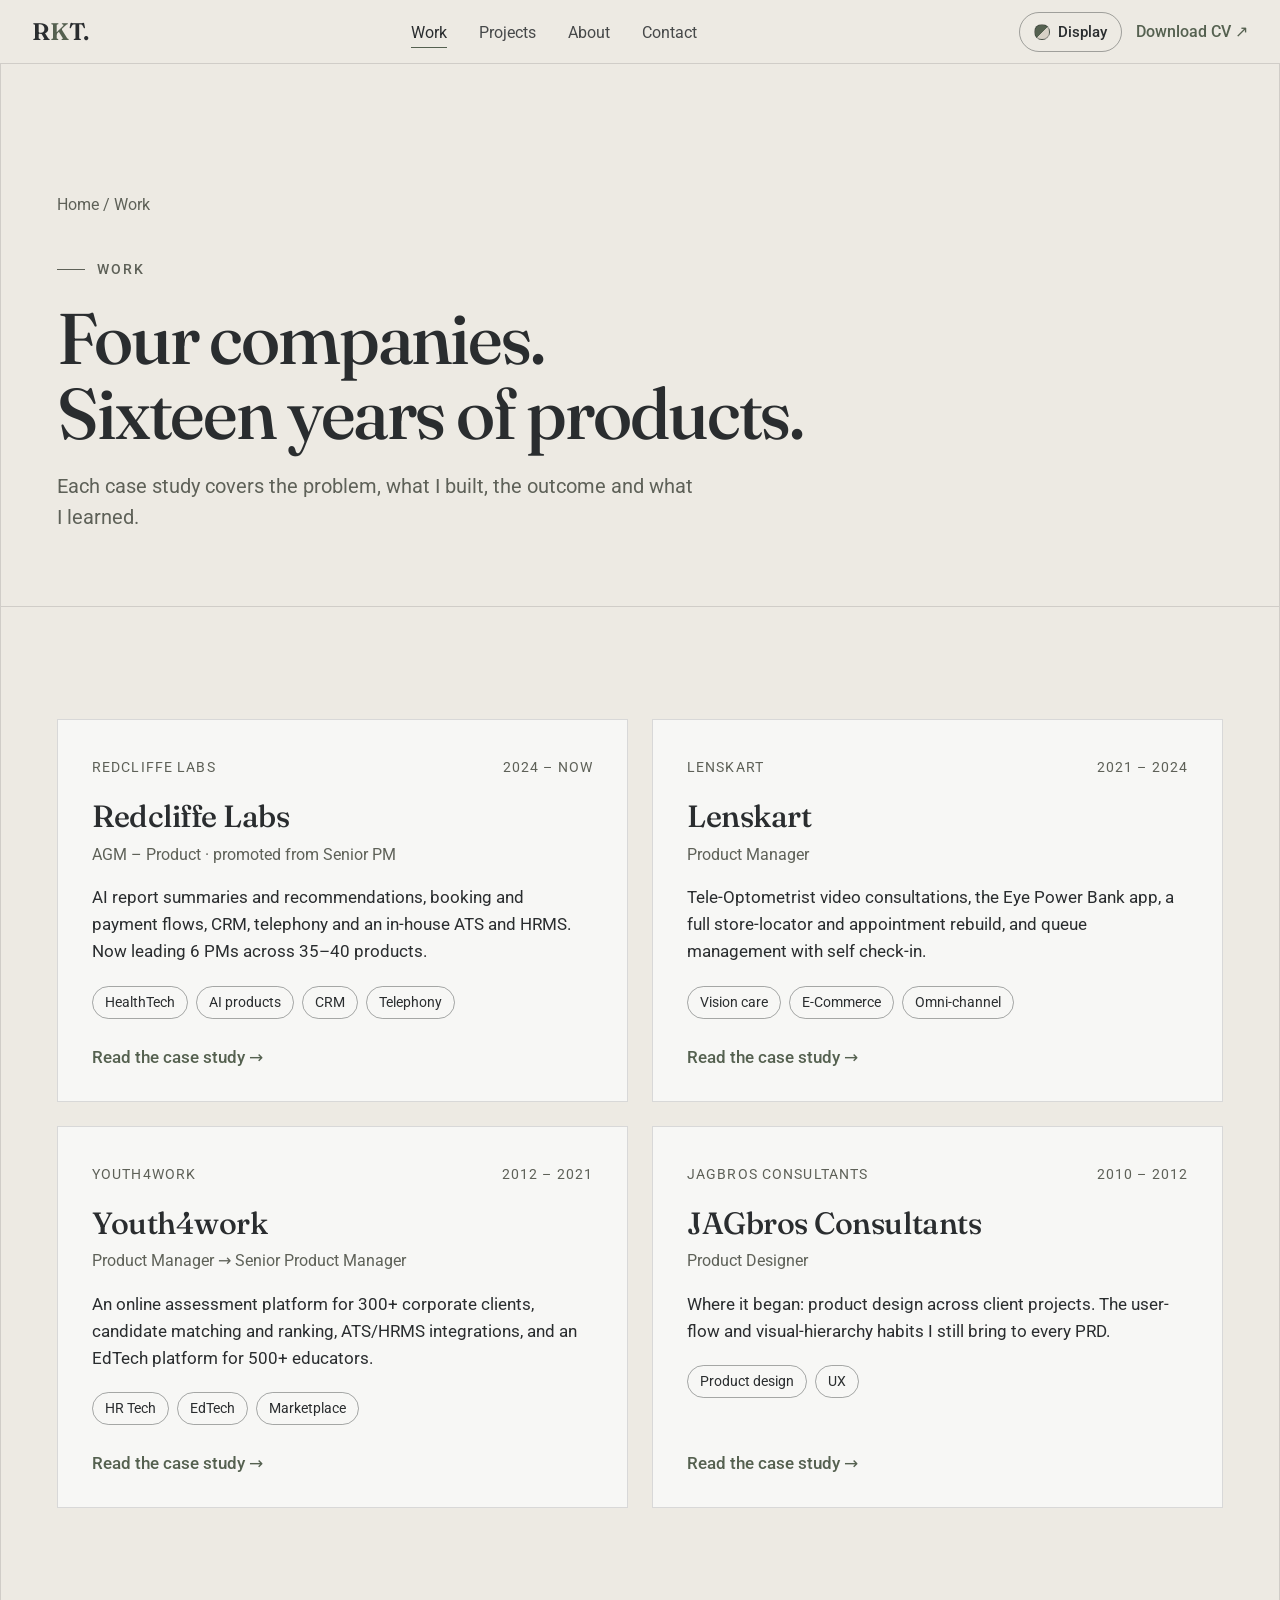
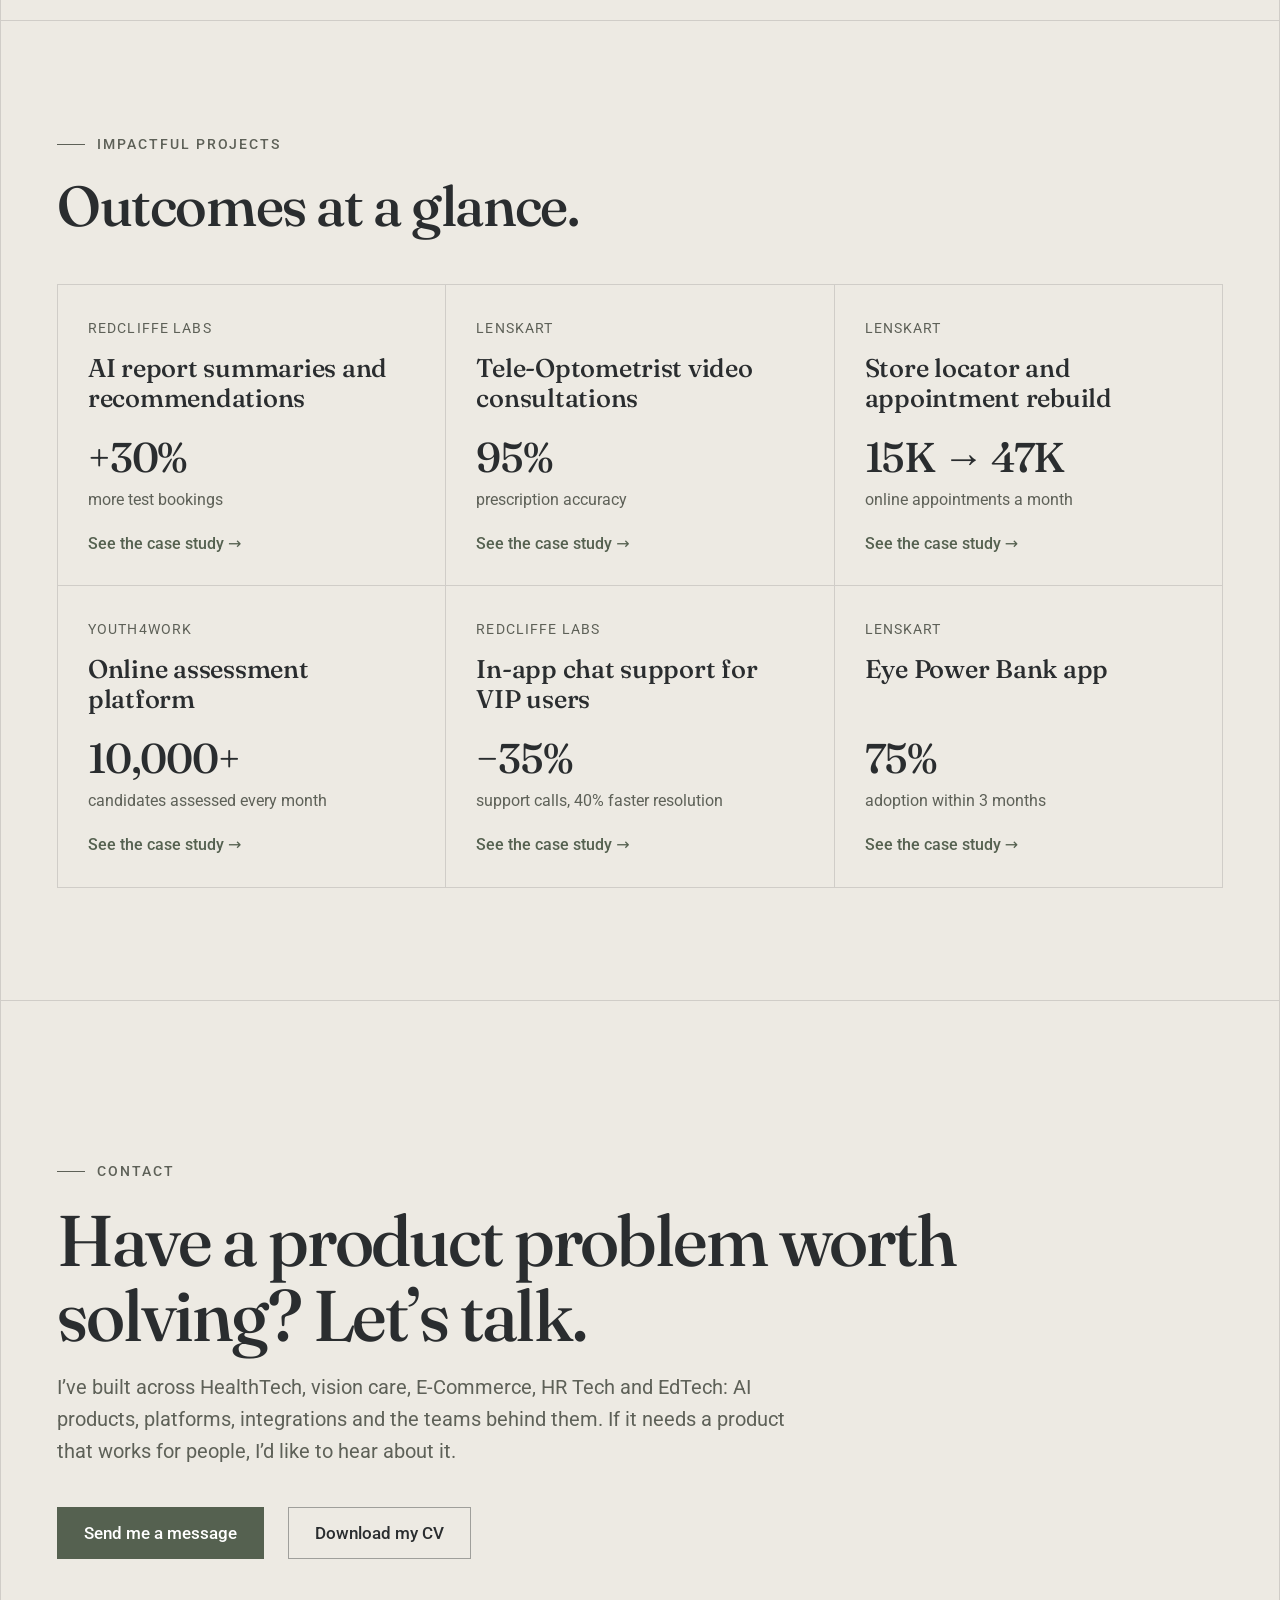
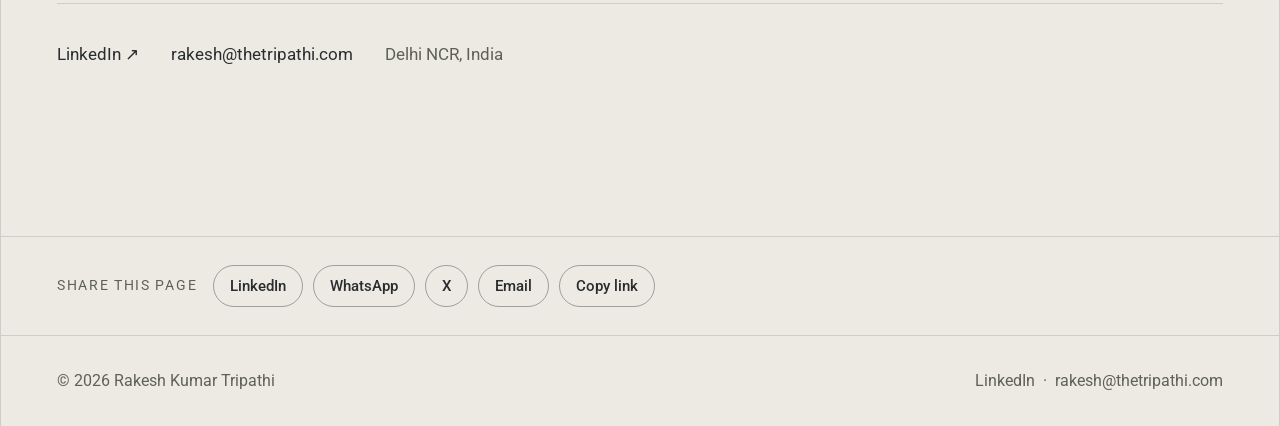
<file: work/index.html>
<!DOCTYPE html>
<html lang="en">
<head>
<meta charset="UTF-8">
<meta name="viewport" content="width=device-width, initial-scale=1.0, viewport-fit=cover">
<script>(function(){var d=document.documentElement,t='linen',s='m';try{if(!/(^|\.)thetripathi\.com$/.test(location.hostname)){var m=location.search.match(/[?&]theme=([a-z]+)/);t=(m&&m[1])||localStorage.getItem('rkt-theme')||t;}s=localStorage.getItem('rkt-text')||s;}catch(e){}d.setAttribute('data-theme',t);d.setAttribute('data-text',s);})();</script>
<title>Work – case studies and projects | Rakesh Kumar Tripathi</title>
<meta name="description" content="Case studies from Redcliffe Labs, Lenskart, Youth4work and JAGbros: the problem, what was built, the outcome and what was learned.">
<link rel="canonical" href="https://thetripathi.com/work/">
<meta name="robots" content="index, follow, max-snippet:-1, max-image-preview:large, max-video-preview:-1">
<link rel="sitemap" type="application/xml" href="/sitemap.xml">
<link rel="icon" href="/assets/img/favicon.svg" type="image/svg+xml">
<meta name="theme-color" content="#EDEAE3">
<meta property="og:type" content="website">
<meta property="og:url" content="https://thetripathi.com/work/">
<meta property="og:site_name" content="Rakesh Kumar Tripathi">
<meta property="og:title" content="Work – case studies and projects | Rakesh Kumar Tripathi">
<meta property="og:description" content="Case studies from Redcliffe Labs, Lenskart, Youth4work and JAGbros: the problem, what was built, the outcome and what was learned.">
<meta property="og:image" content="https://thetripathi.com/assets/img/rakesh-tripathi-share.jpg">
<meta property="og:image:type" content="image/jpeg">
<meta property="og:image:width" content="1200">
<meta property="og:image:height" content="630">
<meta property="og:image:alt" content="Rakesh Kumar Tripathi, AGM – Product at Redcliffe Labs. Complex problems, scalable products.">
<meta property="og:locale" content="en_IN">
<meta name="twitter:card" content="summary_large_image">
<meta name="twitter:title" content="Work – case studies and projects | Rakesh Kumar Tripathi">
<meta name="twitter:description" content="Case studies from Redcliffe Labs, Lenskart, Youth4work and JAGbros: the problem, what was built, the outcome and what was learned.">
<meta name="twitter:image:alt" content="Rakesh Kumar Tripathi, AGM – Product at Redcliffe Labs. Complex problems, scalable products.">
<meta name="twitter:image" content="https://thetripathi.com/assets/img/rakesh-tripathi-share.jpg">
<script type="application/ld+json">
{
 "@context": "https://schema.org",
 "@graph": [
  {
   "@type": "CollectionPage",
   "url": "https://thetripathi.com/work/",
   "name": "Work – Rakesh Kumar Tripathi",
   "about": {
    "@id": "https://thetripathi.com/#person"
   }
  },
  {
   "@type": "BreadcrumbList",
   "itemListElement": [
    {
     "@type": "ListItem",
     "position": 1,
     "name": "Home",
     "item": "https://thetripathi.com/"
    },
    {
     "@type": "ListItem",
     "position": 2,
     "name": "Work",
     "item": "https://thetripathi.com/work/"
    }
   ]
  },
  {
   "@type": "Person",
   "@id": "https://thetripathi.com/#person",
   "name": "Rakesh Kumar Tripathi",
   "alternateName": ["Rakesh Tripathi", "RKT", "thetripathi"],
   "url": "https://thetripathi.com/",
   "image": "https://thetripathi.com/assets/img/rakesh-tripathi-share.jpg",
   "jobTitle": "AGM - Product",
   "description": "AGM - Product with 16+ years building AI-powered products across HealthTech, MedTech, EdTech and E-Commerce.",
   "email": "rakesh@thetripathi.com",
   "nationality": "Indian",
   "worksFor": {
    "@type": "Organization",
    "name": "Redcliffe Labs",
    "url": "https://www.redcliffelabs.com"
   },
   "alumniOf": [
    {
     "@type": "Organization",
     "name": "Lenskart"
    },
    {
     "@type": "Organization",
     "name": "Youth4work"
    },
    {
     "@type": "Organization",
     "name": "JAGbros Consultants"
    },
    {
     "@type": "CollegeOrUniversity",
     "name": "Maharshi Dayanand University, Rohtak"
    },
    {
     "@type": "CollegeOrUniversity",
     "name": "University of Madras"
    }
   ],
   "sameAs": [
    "https://www.linkedin.com/in/thetripathi-rakesh/"
   ],
   "knowsAbout": [
    "Product Management",
    "Product Strategy",
    "HealthTech",
    "MedTech",
    "AI Products",
    "EdTech",
    "E-Commerce",
    "HR Tech",
    "Assessment Platforms",
    "CRM",
    "Telephony Integrations",
    "APIs and System Integrations",
    "Agile"
   ]
  }
 ]
}
</script>
<link rel="preconnect" href="https://fonts.googleapis.com">
<link rel="preconnect" href="https://fonts.gstatic.com" crossorigin>
<link href="https://fonts.googleapis.com/css2?family=Fraunces:opsz,wght@9..144,400;9..144,500;9..144,600&family=Roboto:wght@400;500&display=swap" rel="stylesheet">
<link rel="stylesheet" href="/assets/css/site.css?v=3">
<!-- Microsoft Clarity -->
<script>
  (function(c,l,a,r,i,t,y){c[a]=c[a]||function(){(c[a].q=c[a].q||[]).push(arguments)};
  t=l.createElement(r);t.async=1;t.src="https://www.clarity.ms/tag/"+i;
  y=l.getElementsByTagName(r)[0];y.parentNode.insertBefore(t,y);
  })(window,document,"clarity","script","w1kzer3l8j");
</script>
<!-- Google Analytics 4 -->
<script async src="https://www.googletagmanager.com/gtag/js?id=G-7L1ZDXTQH7"></script>
<script>
  window.dataLayer = window.dataLayer || [];
  function gtag(){dataLayer.push(arguments);}
  gtag('js', new Date());
  gtag('config', 'G-7L1ZDXTQH7', { site_version: 'v2' });
</script>
</head>
<body>
<a class="skip" href="#main">Skip to content</a>
<header class="nav"><div class="wrap">
  <a class="logo" href="/" aria-label="Rakesh Kumar Tripathi, home">R<span>K</span>T.</a>
  <nav aria-label="Main"><ul class="nav-links"><li><a href="/work/" data-nav="Work" aria-current="page">Work</a></li><li><a href="/#projects" data-nav="Projects">Projects</a></li><li><a href="/about/" data-nav="About">About</a></li><li><a href="#contact" data-nav="Contact">Contact</a></li></ul></nav>
  <div class="nav-right">
    <button type="button" class="disp-btn" id="disp-btn" aria-label="Display settings" aria-haspopup="dialog" aria-expanded="false" aria-controls="disp"><i aria-hidden="true"></i><span>Display</span></button>
    <button type="button" class="cv-link" data-open="cv">Download CV &#8599;</button>
    <button type="button" class="burger" id="burger" aria-label="Menu" aria-expanded="false" aria-controls="mnav"><span></span><span></span><span></span></button>
  </div>
</div></header>
<div class="disp" id="disp" role="dialog" aria-label="Display settings"><p class="dh">Colour theme</p><button type="button" class="topt" data-theme-pick="linen" aria-pressed="false" onclick="pickTheme('linen')"><span class="sw" aria-hidden="true" style="background:linear-gradient(90deg,#EDEAE3 0 25%,#D7D1C6 25% 50%,#8A937F 50% 75%,#3F4244 75%)"></span>Linen<em>recommended</em></button><button type="button" class="topt" data-theme-pick="ocean" aria-pressed="false" onclick="pickTheme('ocean')"><span class="sw" aria-hidden="true" style="background:linear-gradient(90deg,#D9D9D8 0 25%,#B1BBC8 25% 50%,#7C94B8 50% 75%,#2A4D88 75%)"></span>Ocean</button><button type="button" class="topt" data-theme-pick="cloud" aria-pressed="false" onclick="pickTheme('cloud')"><span class="sw" aria-hidden="true" style="background:linear-gradient(90deg,#E7E8E4 0 25%,#D3DFF2 25% 50%,#93A4C1 50% 75%,#18202B 75%)"></span>Cloud</button><button type="button" class="topt" data-theme-pick="holst" aria-pressed="false" onclick="pickTheme('holst')"><span class="sw" aria-hidden="true" style="background:linear-gradient(90deg,#F7F3EA 0 25%,#BDC9B8 25% 50%,#6D8C73 50% 75%,#314C3B 75%)"></span>Holst</button><button type="button" class="topt" data-theme-pick="classic" aria-pressed="false" onclick="pickTheme('classic')"><span class="sw" aria-hidden="true" style="background:linear-gradient(90deg,#F4F6FC 0 25%,#C9A84C 25% 50%,#1B3A8C 50% 75%,#0D1F4E 75%)"></span>Classic<em>old site</em></button><p class="dh">Text size</p><div class="seg" role="group" aria-label="Text size"><button type="button" class="a1" data-text-pick="m" aria-pressed="true" onclick="pickText('m')" aria-label="Standard text">A</button><button type="button" class="a2" data-text-pick="l" aria-pressed="false" onclick="pickText('l')" aria-label="Large text">A</button><button type="button" class="a3" data-text-pick="xl" aria-pressed="false" onclick="pickText('xl')" aria-label="Extra large text">A</button></div></div>
<div class="mnav" id="mnav"><a href="/work/" data-nav="Work (mobile)">Work</a><a href="/#projects" data-nav="Projects (mobile)">Projects</a><a href="/about/" data-nav="About (mobile)">About</a><a href="#contact" data-nav="Contact (mobile)">Contact</a><button type="button" class="cv-link" data-open="cv">Download CV &#8599;</button></div>
<main id="main">
<section class="page-head"><div class="wrap pad">
  <nav class="crumb" aria-label="Breadcrumb"><a href="/">Home</a> / Work</nav>
  <div class="eyebrow" style="margin-top:40px">Work</div><h1 class="display">Four companies.<br>Sixteen years of products.</h1>
  <p class="lede">Each case study covers the problem, what I built, the outcome and what I learned.</p>
</div></section>
<section aria-label="Case studies"><div class="wrap pad sec">
<div class="cards">
  <a class="card reveal" href="/work/redcliffe/" data-track="case_study_open|engagement|redcliffe">
    <div class="card-top"><span>Redcliffe Labs</span><span>2024 – now</span></div>
    <h3>Redcliffe Labs</h3><div class="role">AGM – Product · promoted from Senior PM</div>
    <p>AI report summaries and recommendations, booking and payment flows, CRM, telephony and an in-house ATS and HRMS. Now leading 6 PMs across 35–40 products.</p>
    <div class="tags"><span class="tag">HealthTech</span><span class="tag">AI products</span><span class="tag">CRM</span><span class="tag">Telephony</span></div>
    <span class="more">Read the case study &rarr;</span>
  </a>
  <a class="card reveal" href="/work/lenskart/" data-track="case_study_open|engagement|lenskart">
    <div class="card-top"><span>Lenskart</span><span>2021 – 2024</span></div>
    <h3>Lenskart</h3><div class="role">Product Manager</div>
    <p>Tele-Optometrist video consultations, the Eye Power Bank app, a full store-locator and appointment rebuild, and queue management with self check-in.</p>
    <div class="tags"><span class="tag">Vision care</span><span class="tag">E-Commerce</span><span class="tag">Omni-channel</span></div>
    <span class="more">Read the case study &rarr;</span>
  </a>
  <a class="card reveal" href="/work/youth4work/" data-track="case_study_open|engagement|y4w">
    <div class="card-top"><span>Youth4work</span><span>2012 – 2021</span></div>
    <h3>Youth4work</h3><div class="role">Product Manager → Senior Product Manager</div>
    <p>An online assessment platform for 300+ corporate clients, candidate matching and ranking, ATS/HRMS integrations, and an EdTech platform for 500+ educators.</p>
    <div class="tags"><span class="tag">HR Tech</span><span class="tag">EdTech</span><span class="tag">Marketplace</span></div>
    <span class="more">Read the case study &rarr;</span>
  </a>
  <a class="card reveal" href="/work/jagbros/" data-track="case_study_open|engagement|jagbros">
    <div class="card-top"><span>JAGbros Consultants</span><span>2010 – 2012</span></div>
    <h3>JAGbros Consultants</h3><div class="role">Product Designer</div>
    <p>Where it began: product design across client projects. The user-flow and visual-hierarchy habits I still bring to every PRD.</p>
    <div class="tags"><span class="tag">Product design</span><span class="tag">UX</span></div>
    <span class="more">Read the case study &rarr;</span>
  </a>
</div>
</div></section>
<section id="projects" aria-labelledby="proj-h"><div class="wrap pad sec">
  <div class="eyebrow">Impactful projects</div><h2 class="h2" id="proj-h" style="margin-bottom:48px">Outcomes at a glance.</h2>
<div class="projects">
  <a class="project reveal" href="/work/redcliffe/" data-track="case_study_open|engagement|redcliffe"><span class="where">Redcliffe Labs</span><h3>AI report summaries and recommendations</h3><span class="out">+30%</span><span class="out-l">more test bookings</span><span class="go">See the case study &rarr;</span></a>
  <a class="project reveal" href="/work/lenskart/" data-track="case_study_open|engagement|lenskart"><span class="where">Lenskart</span><h3>Tele-Optometrist video consultations</h3><span class="out">95%</span><span class="out-l">prescription accuracy</span><span class="go">See the case study &rarr;</span></a>
  <a class="project reveal" href="/work/lenskart/" data-track="case_study_open|engagement|lenskart"><span class="where">Lenskart</span><h3>Store locator and appointment rebuild</h3><span class="out">15K → 47K</span><span class="out-l">online appointments a month</span><span class="go">See the case study &rarr;</span></a>
  <a class="project reveal" href="/work/youth4work/" data-track="case_study_open|engagement|youth4work"><span class="where">Youth4work</span><h3>Online assessment platform</h3><span class="out">10,000+</span><span class="out-l">candidates assessed every month</span><span class="go">See the case study &rarr;</span></a>
  <a class="project reveal" href="/work/redcliffe/" data-track="case_study_open|engagement|redcliffe"><span class="where">Redcliffe Labs</span><h3>In-app chat support for VIP users</h3><span class="out">−35%</span><span class="out-l">support calls, 40% faster resolution</span><span class="go">See the case study &rarr;</span></a>
  <a class="project reveal" href="/work/lenskart/" data-track="case_study_open|engagement|lenskart"><span class="where">Lenskart</span><h3>Eye Power Bank app</h3><span class="out">75%</span><span class="out-l">adoption within 3 months</span><span class="go">See the case study &rarr;</span></a>
</div>
</div></section>
<section id="contact" class="contact fold" aria-labelledby="contact-h"><div class="wrap pad sec">
  <div class="eyebrow">Contact</div>
  <h2 class="big" id="contact-h">Have a product problem worth solving? Let&rsquo;s talk.</h2>
  <p class="lede">I&rsquo;ve built across HealthTech, vision care, E-Commerce, HR Tech and EdTech: AI products, platforms, integrations and the teams behind them. If it needs a product that works for people, I&rsquo;d like to hear about it.</p>
  <div class="cta-row">
    <button type="button" class="btn btn-solid" data-open="contact">Send me a message</button>
    <button type="button" class="btn" data-open="cv">Download my CV</button>
  </div>
  <div class="contact-links">
    <a href="https://www.linkedin.com/in/thetripathi-rakesh/" target="_blank" rel="noopener" data-track="social_click|engagement|LinkedIn">LinkedIn &#8599;</a>
    <a href="mailto:rakesh@thetripathi.com" data-track="social_click|engagement|Email">rakesh@thetripathi.com</a>
    <span style="color:var(--muted);padding:8px 0">Delhi NCR, India</span>
  </div>
</div></section>
</main>
<footer class="foot"><div class="wrap pad">
  <span>&copy; <span data-year>2026</span> Rakesh Kumar Tripathi</span>
  <span><a href="https://www.linkedin.com/in/thetripathi-rakesh/" target="_blank" rel="noopener" data-track="social_click|engagement|LinkedIn">LinkedIn</a> &nbsp;·&nbsp; <a href="mailto:rakesh@thetripathi.com" data-track="social_click|engagement|Email">rakesh@thetripathi.com</a></span>
</div></footer>
<script src="/assets/js/site.js?v=4" defer></script>
</body>
</html>
</file>
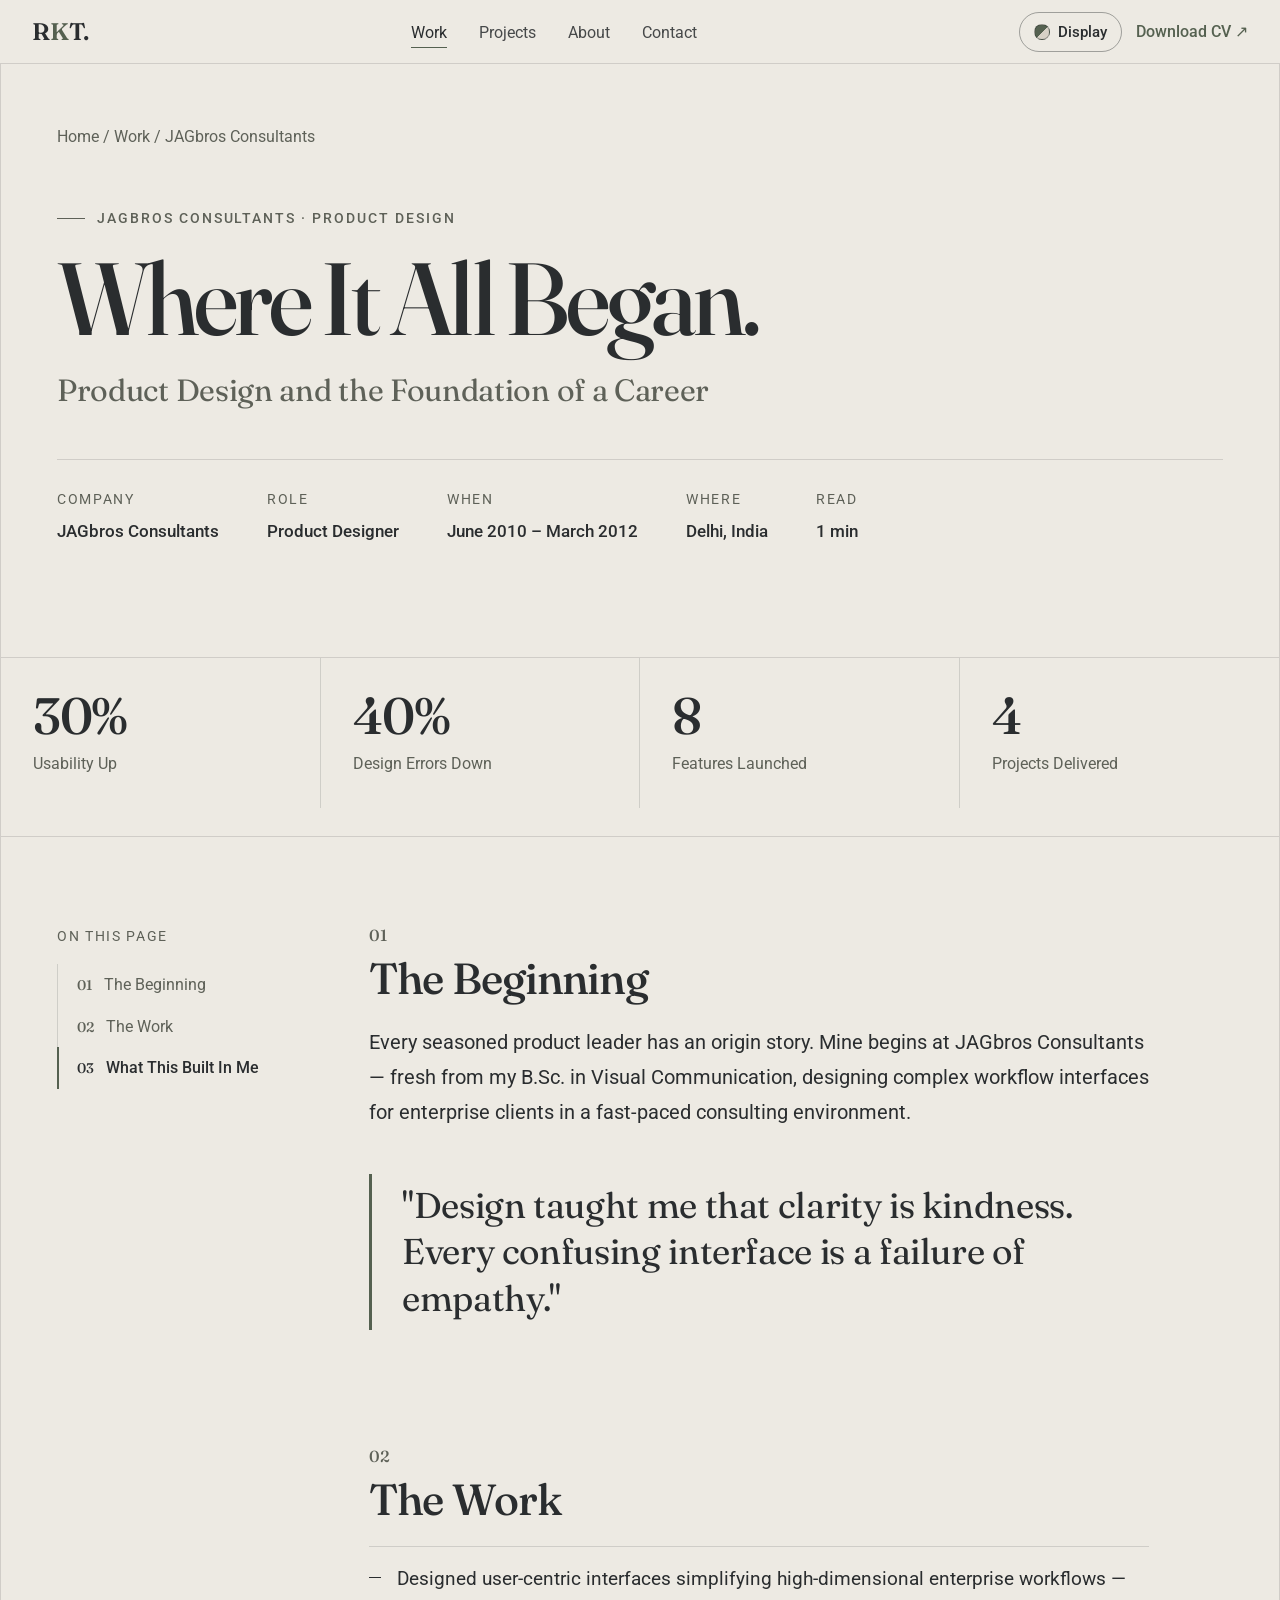
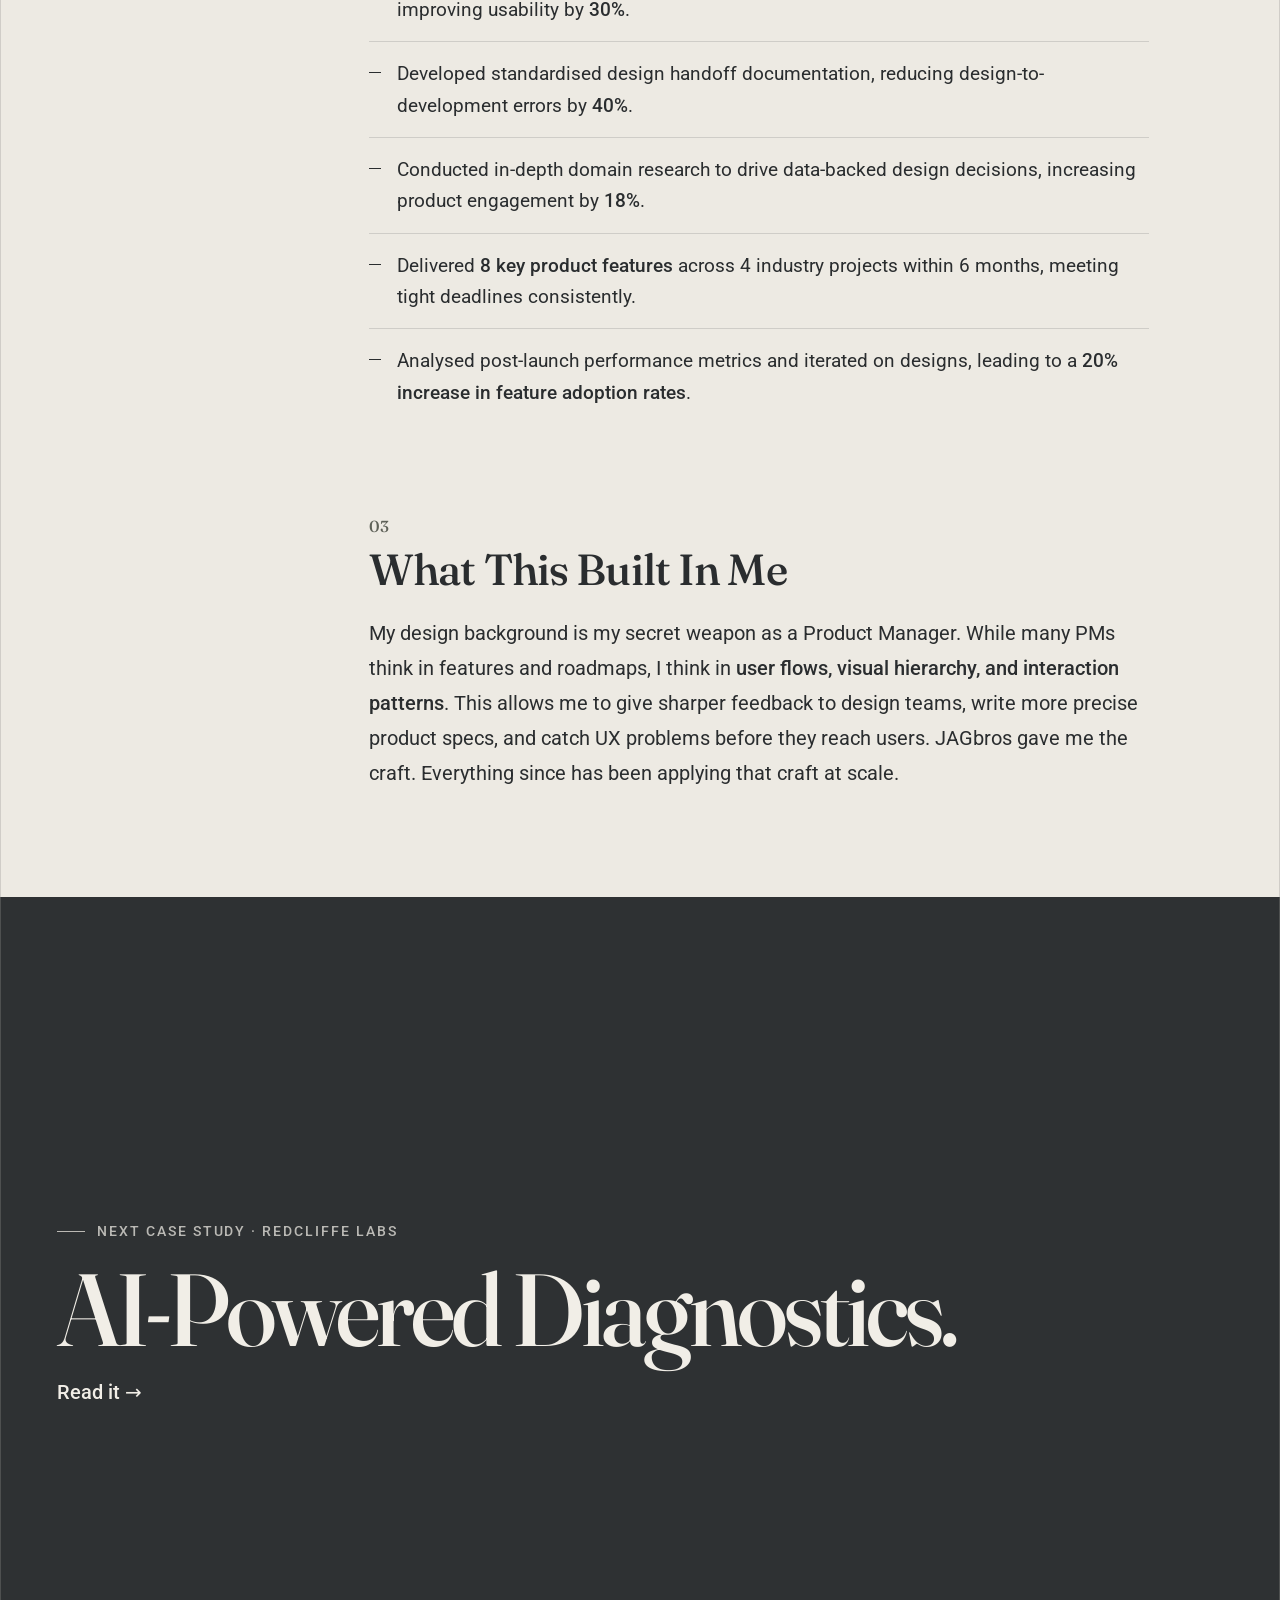
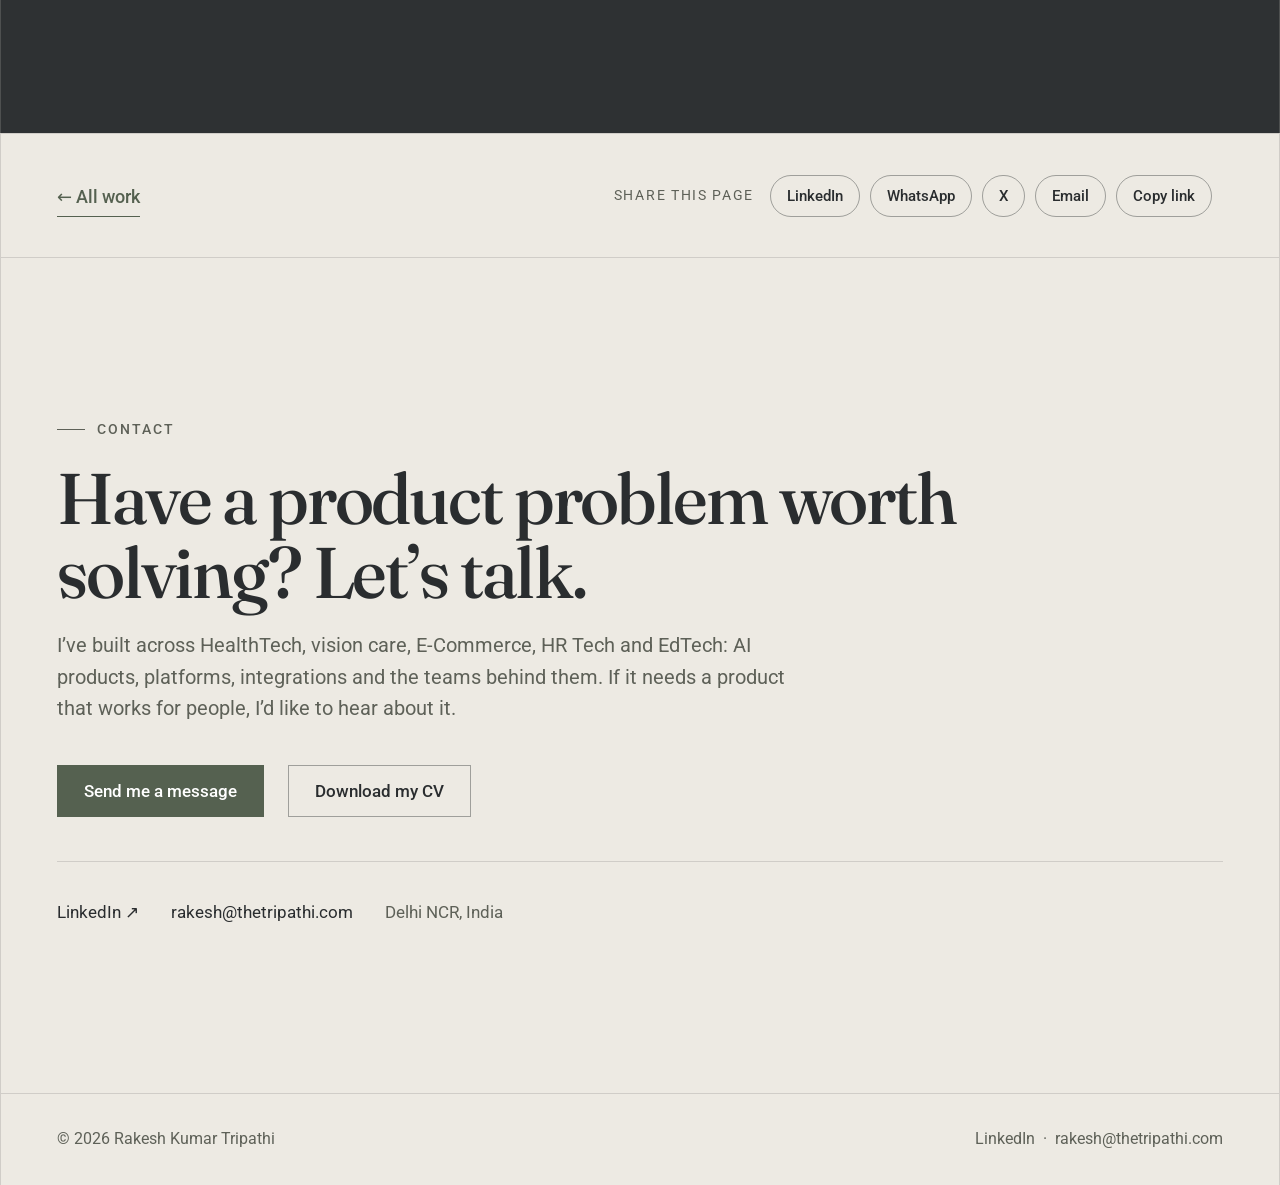
<file: work/jagbros/index.html>
<!DOCTYPE html>
<html lang="en">
<head>
<meta charset="UTF-8">
<meta name="viewport" content="width=device-width, initial-scale=1.0, viewport-fit=cover">
<script>(function(){var d=document.documentElement,t='linen',s='m';try{if(!/(^|\.)thetripathi\.com$/.test(location.hostname)){var m=location.search.match(/[?&]theme=([a-z]+)/);t=(m&&m[1])||localStorage.getItem('rkt-theme')||t;}s=localStorage.getItem('rkt-text')||s;}catch(e){}d.setAttribute('data-theme',t);d.setAttribute('data-text',s);})();</script>
<title>Where It All Began – JAGbros Consultants | Rakesh Kumar Tripathi</title>
<meta name="description" content="Rakesh Kumar Tripathi at JAGbros Consultants (2010–2012): product design across client projects, and the user-flow habits he still brings to every PRD.">
<link rel="canonical" href="https://thetripathi.com/work/jagbros/">
<meta name="robots" content="index, follow, max-snippet:-1, max-image-preview:large, max-video-preview:-1">
<link rel="sitemap" type="application/xml" href="/sitemap.xml">
<link rel="icon" href="/assets/img/favicon.svg" type="image/svg+xml">
<meta name="theme-color" content="#EDEAE3">
<meta property="og:type" content="article">
<meta property="og:url" content="https://thetripathi.com/work/jagbros/">
<meta property="og:site_name" content="Rakesh Kumar Tripathi">
<meta property="og:title" content="Where It All Began – JAGbros Consultants | Rakesh Kumar Tripathi">
<meta property="og:description" content="Rakesh Kumar Tripathi at JAGbros Consultants (2010–2012): product design across client projects, and the user-flow habits he still brings to every PRD.">
<meta property="og:image" content="https://thetripathi.com/assets/img/rakesh-tripathi-share.jpg">
<meta property="og:image:type" content="image/jpeg">
<meta property="og:image:width" content="1200">
<meta property="og:image:height" content="630">
<meta property="og:image:alt" content="Rakesh Kumar Tripathi, AGM – Product at Redcliffe Labs. Complex problems, scalable products.">
<meta property="og:locale" content="en_IN">
<meta name="twitter:card" content="summary_large_image">
<meta name="twitter:title" content="Where It All Began – JAGbros Consultants | Rakesh Kumar Tripathi">
<meta name="twitter:description" content="Rakesh Kumar Tripathi at JAGbros Consultants (2010–2012): product design across client projects, and the user-flow habits he still brings to every PRD.">
<meta name="twitter:image:alt" content="Rakesh Kumar Tripathi, AGM – Product at Redcliffe Labs. Complex problems, scalable products.">
<meta name="twitter:image" content="https://thetripathi.com/assets/img/rakesh-tripathi-share.jpg">
<script type="application/ld+json">
{
 "@context": "https://schema.org",
 "@graph": [
  {
   "@type": "Article",
   "headline": "Where It All Began: Product Design and the Foundation of a Career",
   "url": "https://thetripathi.com/work/jagbros/",
   "author": {
    "@id": "https://thetripathi.com/#person"
   },
   "about": {
    "@type": "Organization",
    "name": "JAGbros Consultants"
   },
   "image": "https://thetripathi.com/assets/img/rakesh-tripathi-share.jpg",
   "inLanguage": "en-IN",
   "timeRequired": "PT1M"
  },
  {
   "@type": "BreadcrumbList",
   "itemListElement": [
    {
     "@type": "ListItem",
     "position": 1,
     "name": "Home",
     "item": "https://thetripathi.com/"
    },
    {
     "@type": "ListItem",
     "position": 2,
     "name": "Work",
     "item": "https://thetripathi.com/work/"
    },
    {
     "@type": "ListItem",
     "position": 3,
     "name": "JAGbros Consultants",
     "item": "https://thetripathi.com/work/jagbros/"
    }
   ]
  },
  {
   "@type": "Person",
   "@id": "https://thetripathi.com/#person",
   "name": "Rakesh Kumar Tripathi",
   "alternateName": ["Rakesh Tripathi", "RKT", "thetripathi"],
   "url": "https://thetripathi.com/",
   "image": "https://thetripathi.com/assets/img/rakesh-tripathi-share.jpg",
   "jobTitle": "AGM - Product",
   "description": "AGM - Product with 16+ years building AI-powered products across HealthTech, MedTech, EdTech and E-Commerce.",
   "email": "rakesh@thetripathi.com",
   "nationality": "Indian",
   "worksFor": {
    "@type": "Organization",
    "name": "Redcliffe Labs",
    "url": "https://www.redcliffelabs.com"
   },
   "alumniOf": [
    {
     "@type": "Organization",
     "name": "Lenskart"
    },
    {
     "@type": "Organization",
     "name": "Youth4work"
    },
    {
     "@type": "Organization",
     "name": "JAGbros Consultants"
    },
    {
     "@type": "CollegeOrUniversity",
     "name": "Maharshi Dayanand University, Rohtak"
    },
    {
     "@type": "CollegeOrUniversity",
     "name": "University of Madras"
    }
   ],
   "sameAs": [
    "https://www.linkedin.com/in/thetripathi-rakesh/"
   ],
   "knowsAbout": [
    "Product Management",
    "Product Strategy",
    "HealthTech",
    "MedTech",
    "AI Products",
    "EdTech",
    "E-Commerce",
    "HR Tech",
    "Assessment Platforms",
    "CRM",
    "Telephony Integrations",
    "APIs and System Integrations",
    "Agile"
   ]
  }
 ]
}
</script>
<link rel="preconnect" href="https://fonts.googleapis.com">
<link rel="preconnect" href="https://fonts.gstatic.com" crossorigin>
<link href="https://fonts.googleapis.com/css2?family=Fraunces:opsz,wght@9..144,400;9..144,500;9..144,600&family=Roboto:wght@400;500&display=swap" rel="stylesheet">
<link rel="stylesheet" href="/assets/css/site.css?v=3">
<!-- Microsoft Clarity -->
<script>
  (function(c,l,a,r,i,t,y){c[a]=c[a]||function(){(c[a].q=c[a].q||[]).push(arguments)};
  t=l.createElement(r);t.async=1;t.src="https://www.clarity.ms/tag/"+i;
  y=l.getElementsByTagName(r)[0];y.parentNode.insertBefore(t,y);
  })(window,document,"clarity","script","w1kzer3l8j");
</script>
<!-- Google Analytics 4 -->
<script async src="https://www.googletagmanager.com/gtag/js?id=G-7L1ZDXTQH7"></script>
<script>
  window.dataLayer = window.dataLayer || [];
  function gtag(){dataLayer.push(arguments);}
  gtag('js', new Date());
  gtag('config', 'G-7L1ZDXTQH7', { site_version: 'v2' });
</script>
</head>
<body>
<a class="skip" href="#main">Skip to content</a>
<header class="nav"><div class="wrap">
  <a class="logo" href="/" aria-label="Rakesh Kumar Tripathi, home">R<span>K</span>T.</a>
  <nav aria-label="Main"><ul class="nav-links"><li><a href="/work/" data-nav="Work" aria-current="page">Work</a></li><li><a href="/#projects" data-nav="Projects">Projects</a></li><li><a href="/about/" data-nav="About">About</a></li><li><a href="#contact" data-nav="Contact">Contact</a></li></ul></nav>
  <div class="nav-right">
    <button type="button" class="disp-btn" id="disp-btn" aria-label="Display settings" aria-haspopup="dialog" aria-expanded="false" aria-controls="disp"><i aria-hidden="true"></i><span>Display</span></button>
    <button type="button" class="cv-link" data-open="cv">Download CV &#8599;</button>
    <button type="button" class="burger" id="burger" aria-label="Menu" aria-expanded="false" aria-controls="mnav"><span></span><span></span><span></span></button>
  </div>
</div></header>
<div class="disp" id="disp" role="dialog" aria-label="Display settings"><p class="dh">Colour theme</p><button type="button" class="topt" data-theme-pick="linen" aria-pressed="false" onclick="pickTheme('linen')"><span class="sw" aria-hidden="true" style="background:linear-gradient(90deg,#EDEAE3 0 25%,#D7D1C6 25% 50%,#8A937F 50% 75%,#3F4244 75%)"></span>Linen<em>recommended</em></button><button type="button" class="topt" data-theme-pick="ocean" aria-pressed="false" onclick="pickTheme('ocean')"><span class="sw" aria-hidden="true" style="background:linear-gradient(90deg,#D9D9D8 0 25%,#B1BBC8 25% 50%,#7C94B8 50% 75%,#2A4D88 75%)"></span>Ocean</button><button type="button" class="topt" data-theme-pick="cloud" aria-pressed="false" onclick="pickTheme('cloud')"><span class="sw" aria-hidden="true" style="background:linear-gradient(90deg,#E7E8E4 0 25%,#D3DFF2 25% 50%,#93A4C1 50% 75%,#18202B 75%)"></span>Cloud</button><button type="button" class="topt" data-theme-pick="holst" aria-pressed="false" onclick="pickTheme('holst')"><span class="sw" aria-hidden="true" style="background:linear-gradient(90deg,#F7F3EA 0 25%,#BDC9B8 25% 50%,#6D8C73 50% 75%,#314C3B 75%)"></span>Holst</button><button type="button" class="topt" data-theme-pick="classic" aria-pressed="false" onclick="pickTheme('classic')"><span class="sw" aria-hidden="true" style="background:linear-gradient(90deg,#F4F6FC 0 25%,#C9A84C 25% 50%,#1B3A8C 50% 75%,#0D1F4E 75%)"></span>Classic<em>old site</em></button><p class="dh">Text size</p><div class="seg" role="group" aria-label="Text size"><button type="button" class="a1" data-text-pick="m" aria-pressed="true" onclick="pickText('m')" aria-label="Standard text">A</button><button type="button" class="a2" data-text-pick="l" aria-pressed="false" onclick="pickText('l')" aria-label="Large text">A</button><button type="button" class="a3" data-text-pick="xl" aria-pressed="false" onclick="pickText('xl')" aria-label="Extra large text">A</button></div></div>
<div class="mnav" id="mnav"><a href="/work/" data-nav="Work (mobile)">Work</a><a href="/#projects" data-nav="Projects (mobile)">Projects</a><a href="/about/" data-nav="About (mobile)">About</a><a href="#contact" data-nav="Contact (mobile)">Contact</a><button type="button" class="cv-link" data-open="cv">Download CV &#8599;</button></div>
<div class="progress" aria-hidden="true"><span id="progress"></span></div>
<main id="main">
<section class="case-hero fold"><div class="wrap pad">
  <nav class="crumb" aria-label="Breadcrumb"><a href="/">Home</a> / <a href="/work/">Work</a> / JAGbros Consultants</nav>
  <div class="case-head">
    <div class="eyebrow">JAGbros Consultants &middot; Product design</div>
    <h1>Where It All Began.</h1>
    <p class="case-sub">Product Design and the Foundation of a Career</p>
  </div>
  <dl class="facts"><div><dt>Company</dt><dd>JAGbros Consultants</dd></div><div><dt>Role</dt><dd>Product Designer</dd></div><div><dt>When</dt><dd>June 2010 – March 2012</dd></div><div><dt>Where</dt><dd>Delhi, India</dd></div><div><dt>Read</dt><dd>1 min</dd></div></dl>
</div>
<div class="wrap"><div class="metrics">
  <div class="metric"><b data-count="30" data-suffix="%">30%</b><span>Usability Up</span></div>
  <div class="metric"><b data-count="40" data-suffix="%">40%</b><span>Design Errors Down</span></div>
  <div class="metric"><b data-count="8" data-suffix="">8</b><span>Features Launched</span></div>
  <div class="metric"><b data-count="4" data-suffix="">4</b><span>Projects Delivered</span></div>
</div></div></section>
<section class="case-body" aria-label="Case study"><div class="wrap pad">
  <aside class="toc" aria-label="On this page"><details open><summary>On this page</summary><ol><li><a href="#the-beginning"><span>01</span>The Beginning</a></li><li><a href="#the-work"><span>02</span>The Work</a></li><li><a href="#what-this-built-in-me"><span>03</span>What This Built In Me</a></li></ol></details></aside>
  <article class="story">
<section class="chapter" id="the-beginning" aria-labelledby="the-beginning-h"><div class="ch-num" aria-hidden="true">01</div><h2 id="the-beginning-h">The Beginning</h2><p>Every seasoned product leader has an origin story. Mine begins at JAGbros Consultants — fresh from my B.Sc. in Visual Communication, designing complex workflow interfaces for enterprise clients in a fast-paced consulting environment.</p><blockquote class="pull reveal">"Design taught me that clarity is kindness. Every confusing interface is a failure of empathy."</blockquote></section>
<section class="chapter" id="the-work" aria-labelledby="the-work-h"><div class="ch-num" aria-hidden="true">02</div><h2 id="the-work-h">The Work</h2><ul><li>Designed user-centric interfaces simplifying high-dimensional enterprise workflows — improving usability by <strong>30%</strong>.</li><li>Developed standardised design handoff documentation, reducing design-to-development errors by <strong>40%</strong>.</li><li>Conducted in-depth domain research to drive data-backed design decisions, increasing product engagement by <strong>18%</strong>.</li><li>Delivered <strong>8 key product features</strong> across 4 industry projects within 6 months, meeting tight deadlines consistently.</li><li>Analysed post-launch performance metrics and iterated on designs, leading to a <strong>20% increase in feature adoption rates</strong>.</li></ul></section>
<section class="chapter" id="what-this-built-in-me" aria-labelledby="what-this-built-in-me-h"><div class="ch-num" aria-hidden="true">03</div><h2 id="what-this-built-in-me-h">What This Built In Me</h2><p>My design background is my secret weapon as a Product Manager. While many PMs think in features and roadmaps, I think in <strong>user flows, visual hierarchy, and interaction patterns</strong>. This allows me to give sharper feedback to design teams, write more precise product specs, and catch UX problems before they reach users. JAGbros gave me the craft. Everything since has been applying that craft at scale.</p></section>
  </article>
</div></section>
<section class="next-fold fold" aria-label="Next case study"><a class="wrap pad" href="/work/redcliffe/" data-track="case_study_open|engagement|redcliffe">
  <span class="eyebrow">Next case study &middot; Redcliffe Labs</span>
  <span class="next-title">AI-Powered Diagnostics.</span>
  <span class="next-go">Read it &rarr;</span>
</a></section>
<section aria-label="All work"><div class="wrap pad next-case"><a href="/work/" class="link-cta">&larr; All work</a></div></section>
<section id="contact" class="contact fold" aria-labelledby="contact-h"><div class="wrap pad sec">
  <div class="eyebrow">Contact</div>
  <h2 class="big" id="contact-h">Have a product problem worth solving? Let&rsquo;s talk.</h2>
  <p class="lede">I&rsquo;ve built across HealthTech, vision care, E-Commerce, HR Tech and EdTech: AI products, platforms, integrations and the teams behind them. If it needs a product that works for people, I&rsquo;d like to hear about it.</p>
  <div class="cta-row">
    <button type="button" class="btn btn-solid" data-open="contact">Send me a message</button>
    <button type="button" class="btn" data-open="cv">Download my CV</button>
  </div>
  <div class="contact-links">
    <a href="https://www.linkedin.com/in/thetripathi-rakesh/" target="_blank" rel="noopener" data-track="social_click|engagement|LinkedIn">LinkedIn &#8599;</a>
    <a href="mailto:rakesh@thetripathi.com" data-track="social_click|engagement|Email">rakesh@thetripathi.com</a>
    <span style="color:var(--muted);padding:8px 0">Delhi NCR, India</span>
  </div>
</div></section>
</main>
<footer class="foot"><div class="wrap pad">
  <span>&copy; <span data-year>2026</span> Rakesh Kumar Tripathi</span>
  <span><a href="https://www.linkedin.com/in/thetripathi-rakesh/" target="_blank" rel="noopener" data-track="social_click|engagement|LinkedIn">LinkedIn</a> &nbsp;·&nbsp; <a href="mailto:rakesh@thetripathi.com" data-track="social_click|engagement|Email">rakesh@thetripathi.com</a></span>
</div></footer>
<script src="/assets/js/site.js?v=4" defer></script>
</body>
</html>
</file>
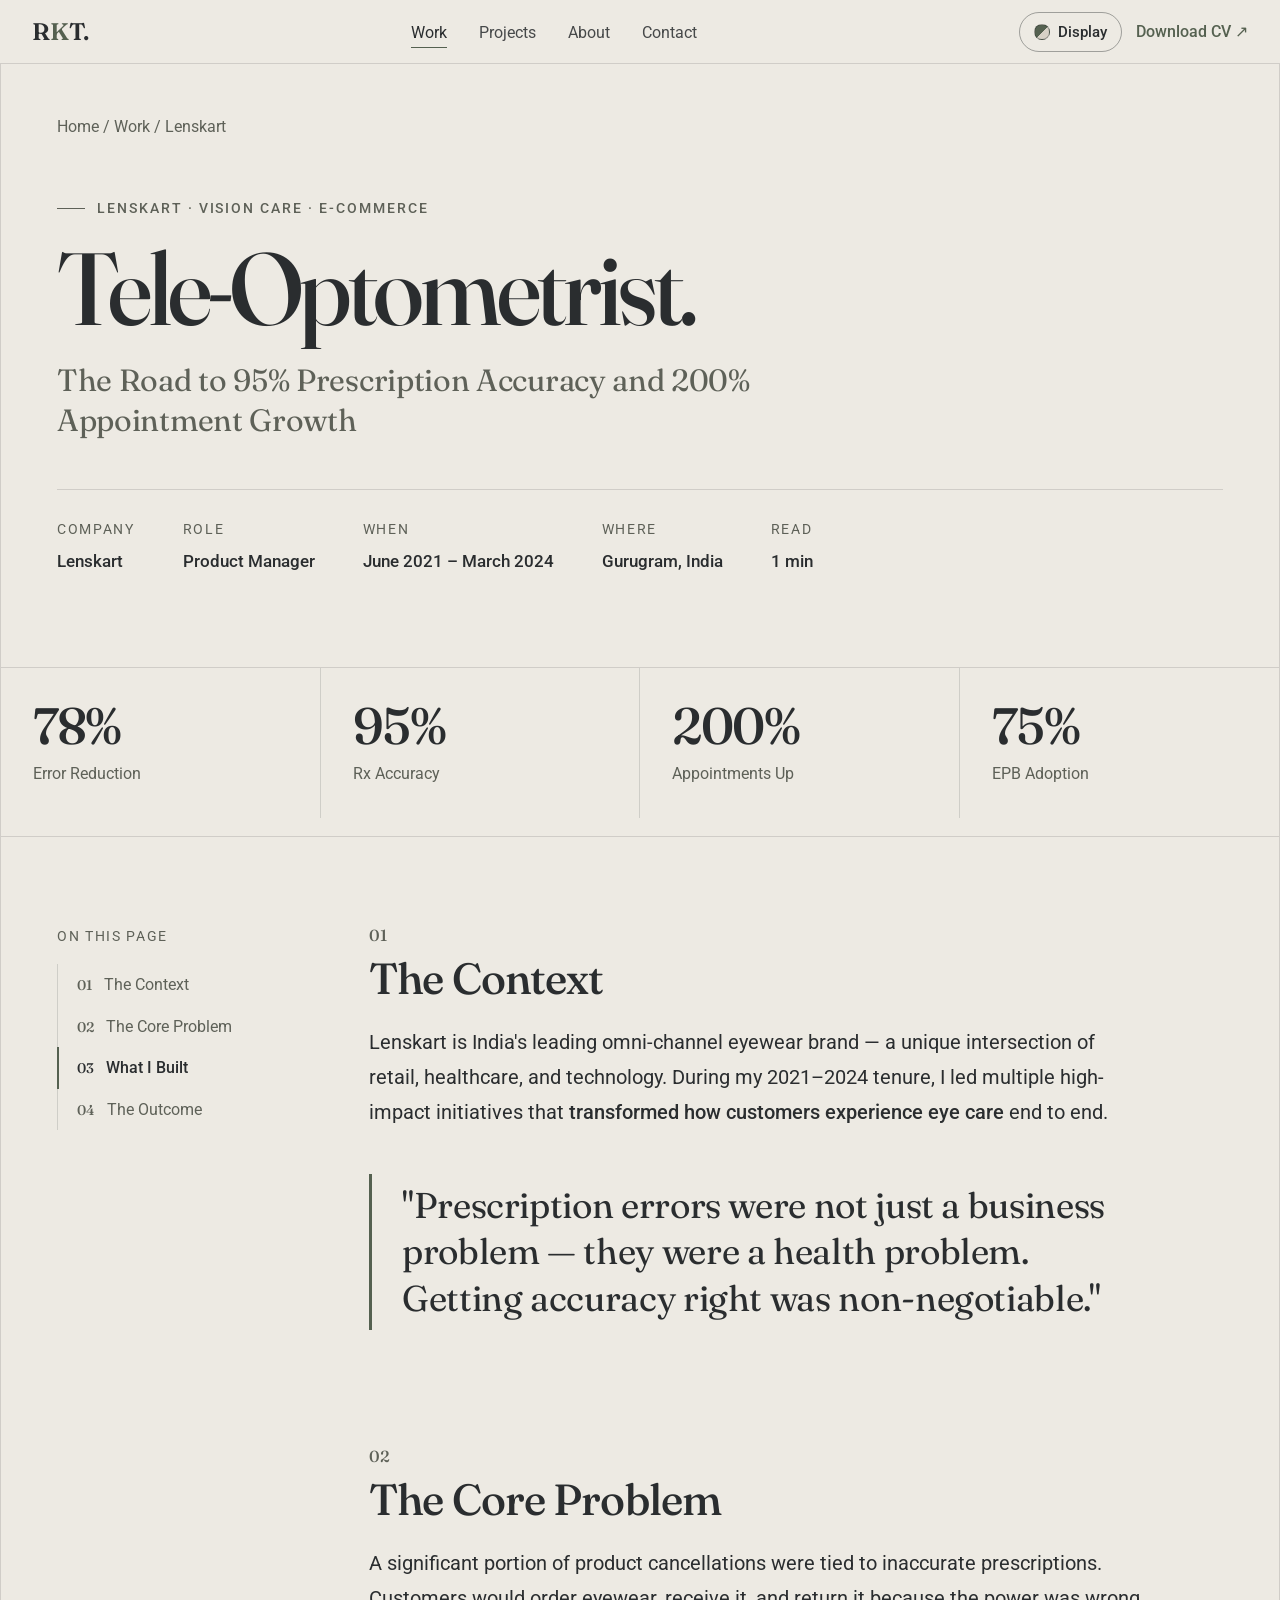
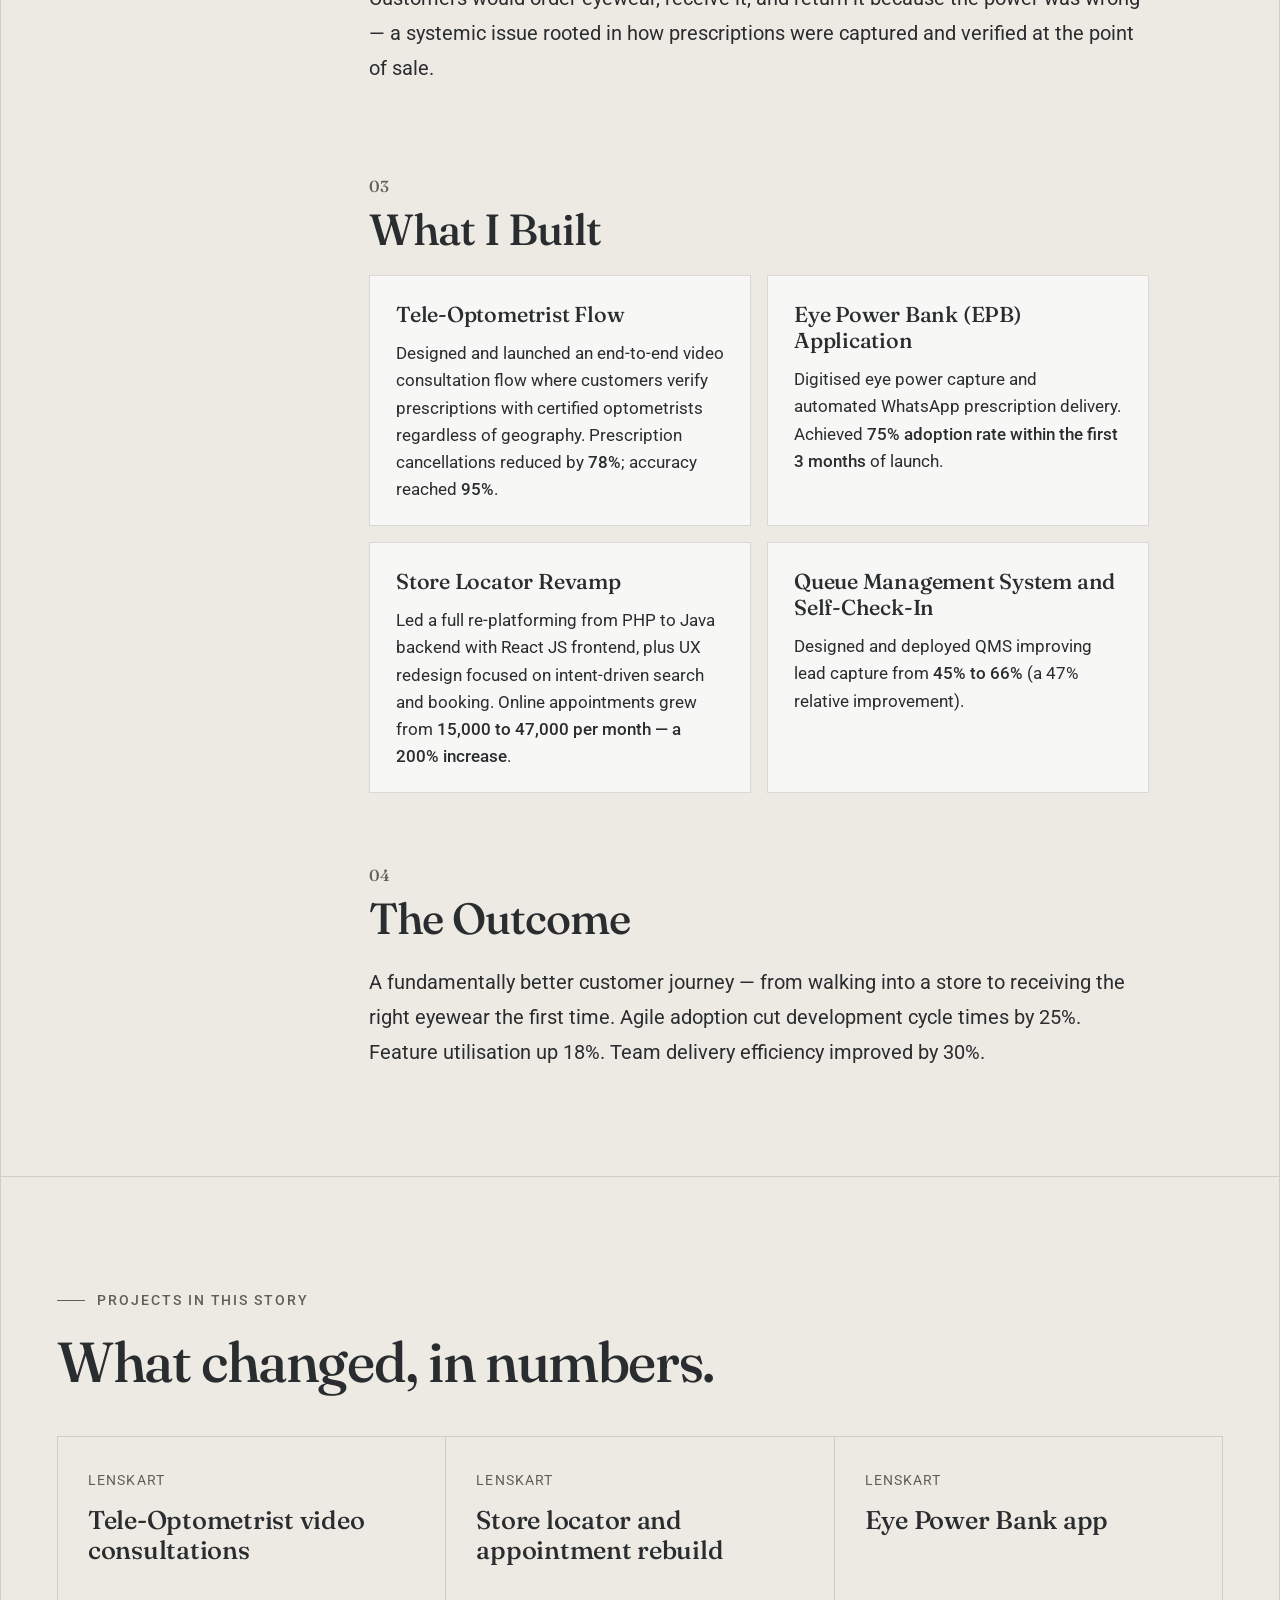
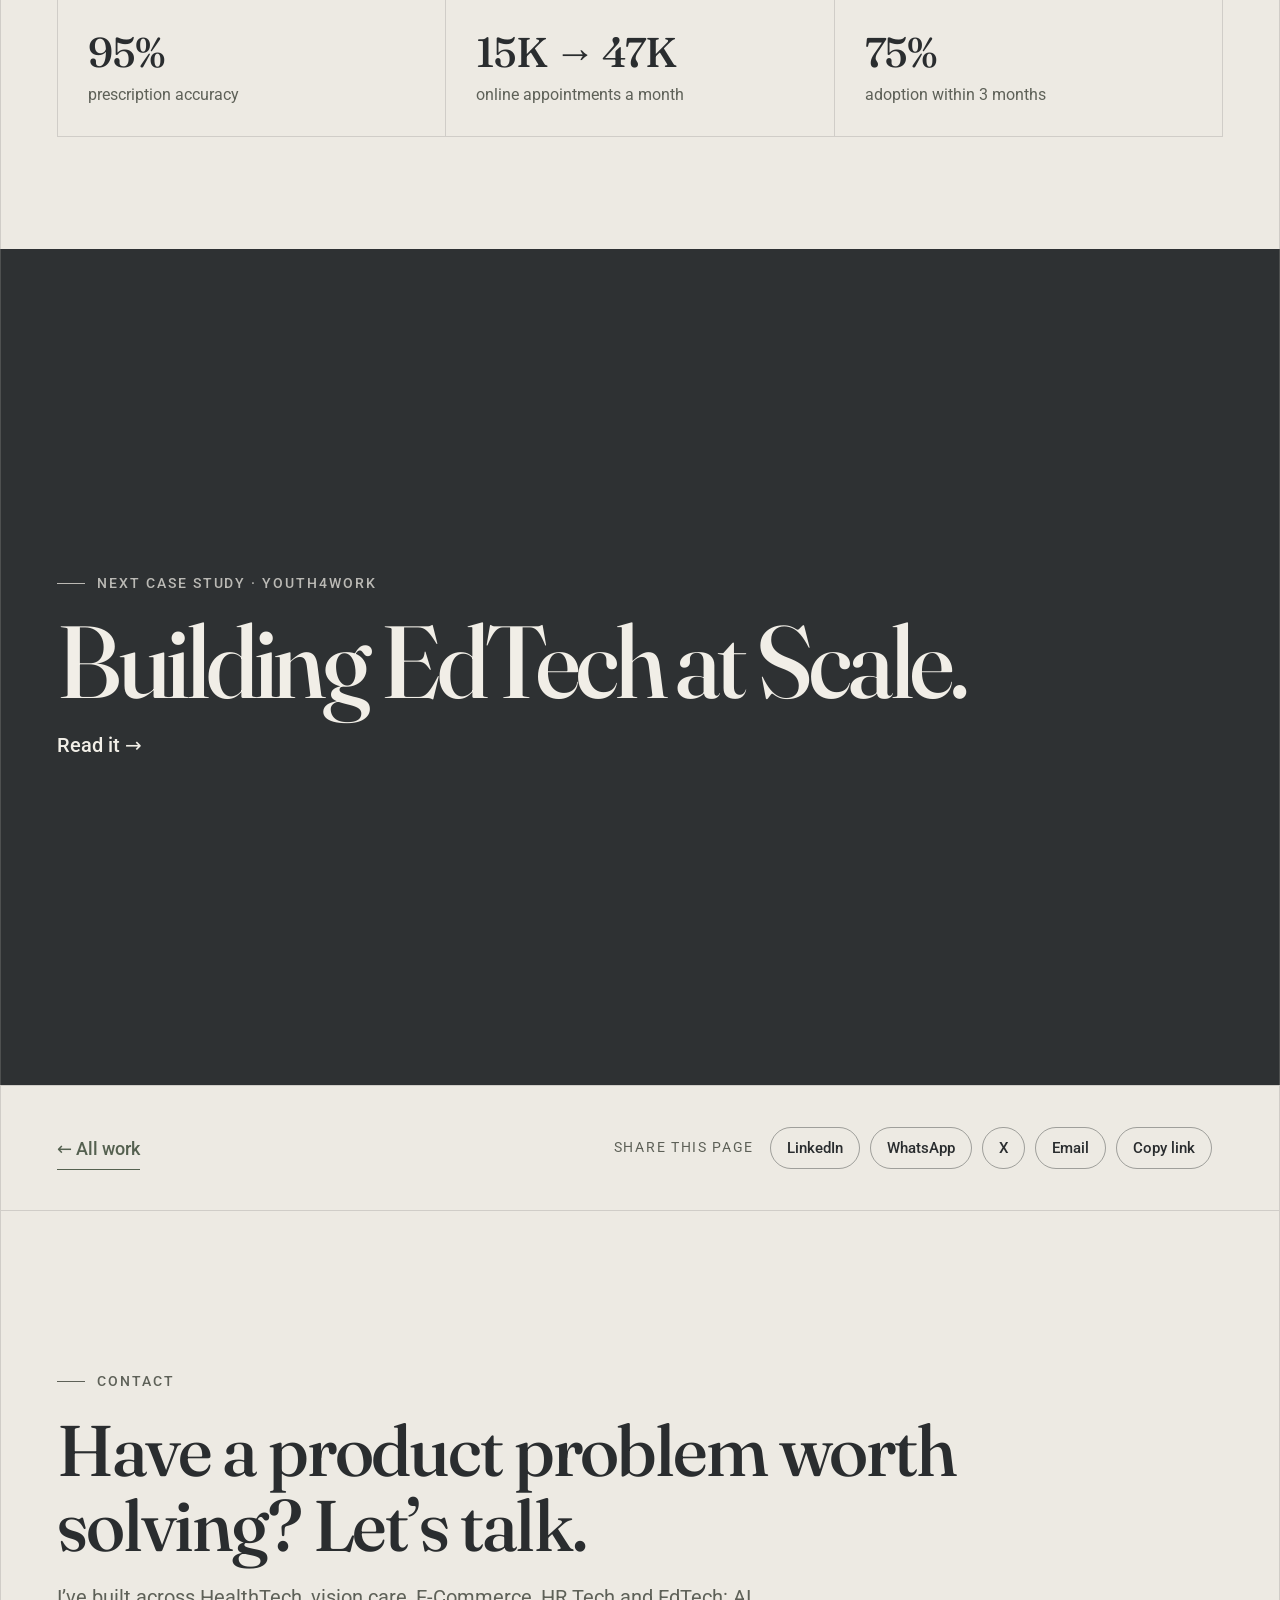
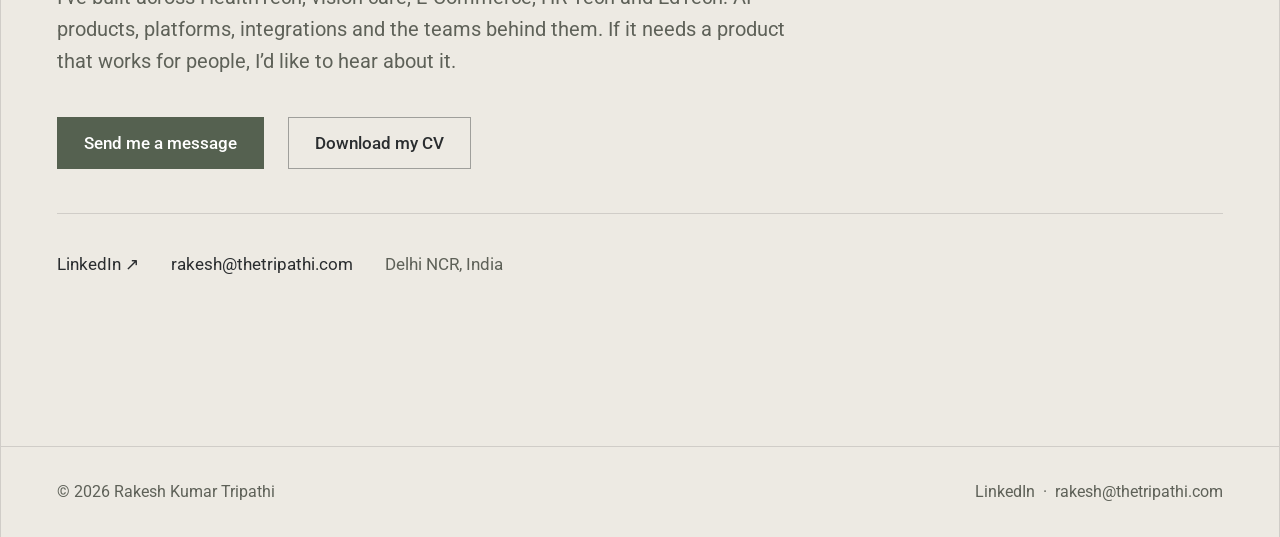
<file: work/lenskart/index.html>
<!DOCTYPE html>
<html lang="en">
<head>
<meta charset="UTF-8">
<meta name="viewport" content="width=device-width, initial-scale=1.0, viewport-fit=cover">
<script>(function(){var d=document.documentElement,t='linen',s='m';try{if(!/(^|\.)thetripathi\.com$/.test(location.hostname)){var m=location.search.match(/[?&]theme=([a-z]+)/);t=(m&&m[1])||localStorage.getItem('rkt-theme')||t;}s=localStorage.getItem('rkt-text')||s;}catch(e){}d.setAttribute('data-theme',t);d.setAttribute('data-text',s);})();</script>
<title>Tele-Optometrist – Lenskart | Rakesh Kumar Tripathi</title>
<meta name="description" content="Rakesh Kumar Tripathi at Lenskart: Tele-Optometrist video consultations, the Eye Power Bank app, and a store-locator rebuild that tripled online appointments.">
<link rel="canonical" href="https://thetripathi.com/work/lenskart/">
<meta name="robots" content="index, follow, max-snippet:-1, max-image-preview:large, max-video-preview:-1">
<link rel="sitemap" type="application/xml" href="/sitemap.xml">
<link rel="icon" href="/assets/img/favicon.svg" type="image/svg+xml">
<meta name="theme-color" content="#EDEAE3">
<meta property="og:type" content="article">
<meta property="og:url" content="https://thetripathi.com/work/lenskart/">
<meta property="og:site_name" content="Rakesh Kumar Tripathi">
<meta property="og:title" content="Tele-Optometrist – Lenskart | Rakesh Kumar Tripathi">
<meta property="og:description" content="Rakesh Kumar Tripathi at Lenskart: Tele-Optometrist video consultations, the Eye Power Bank app, and a store-locator rebuild that tripled online appointments.">
<meta property="og:image" content="https://thetripathi.com/assets/img/rakesh-tripathi-share.jpg">
<meta property="og:image:type" content="image/jpeg">
<meta property="og:image:width" content="1200">
<meta property="og:image:height" content="630">
<meta property="og:image:alt" content="Rakesh Kumar Tripathi, AGM – Product at Redcliffe Labs. Complex problems, scalable products.">
<meta property="og:locale" content="en_IN">
<meta name="twitter:card" content="summary_large_image">
<meta name="twitter:title" content="Tele-Optometrist – Lenskart | Rakesh Kumar Tripathi">
<meta name="twitter:description" content="Rakesh Kumar Tripathi at Lenskart: Tele-Optometrist video consultations, the Eye Power Bank app, and a store-locator rebuild that tripled online appointments.">
<meta name="twitter:image:alt" content="Rakesh Kumar Tripathi, AGM – Product at Redcliffe Labs. Complex problems, scalable products.">
<meta name="twitter:image" content="https://thetripathi.com/assets/img/rakesh-tripathi-share.jpg">
<script type="application/ld+json">
{
 "@context": "https://schema.org",
 "@graph": [
  {
   "@type": "Article",
   "headline": "Tele-Optometrist: The Road to 95% Prescription Accuracy and 200% Appointment Growth",
   "url": "https://thetripathi.com/work/lenskart/",
   "author": {
    "@id": "https://thetripathi.com/#person"
   },
   "about": {
    "@type": "Organization",
    "name": "Lenskart"
   },
   "image": "https://thetripathi.com/assets/img/rakesh-tripathi-share.jpg",
   "inLanguage": "en-IN",
   "timeRequired": "PT1M"
  },
  {
   "@type": "BreadcrumbList",
   "itemListElement": [
    {
     "@type": "ListItem",
     "position": 1,
     "name": "Home",
     "item": "https://thetripathi.com/"
    },
    {
     "@type": "ListItem",
     "position": 2,
     "name": "Work",
     "item": "https://thetripathi.com/work/"
    },
    {
     "@type": "ListItem",
     "position": 3,
     "name": "Lenskart",
     "item": "https://thetripathi.com/work/lenskart/"
    }
   ]
  },
  {
   "@type": "Person",
   "@id": "https://thetripathi.com/#person",
   "name": "Rakesh Kumar Tripathi",
   "alternateName": ["Rakesh Tripathi", "RKT", "thetripathi"],
   "url": "https://thetripathi.com/",
   "image": "https://thetripathi.com/assets/img/rakesh-tripathi-share.jpg",
   "jobTitle": "AGM - Product",
   "description": "AGM - Product with 16+ years building AI-powered products across HealthTech, MedTech, EdTech and E-Commerce.",
   "email": "rakesh@thetripathi.com",
   "nationality": "Indian",
   "worksFor": {
    "@type": "Organization",
    "name": "Redcliffe Labs",
    "url": "https://www.redcliffelabs.com"
   },
   "alumniOf": [
    {
     "@type": "Organization",
     "name": "Lenskart"
    },
    {
     "@type": "Organization",
     "name": "Youth4work"
    },
    {
     "@type": "Organization",
     "name": "JAGbros Consultants"
    },
    {
     "@type": "CollegeOrUniversity",
     "name": "Maharshi Dayanand University, Rohtak"
    },
    {
     "@type": "CollegeOrUniversity",
     "name": "University of Madras"
    }
   ],
   "sameAs": [
    "https://www.linkedin.com/in/thetripathi-rakesh/"
   ],
   "knowsAbout": [
    "Product Management",
    "Product Strategy",
    "HealthTech",
    "MedTech",
    "AI Products",
    "EdTech",
    "E-Commerce",
    "HR Tech",
    "Assessment Platforms",
    "CRM",
    "Telephony Integrations",
    "APIs and System Integrations",
    "Agile"
   ]
  }
 ]
}
</script>
<link rel="preconnect" href="https://fonts.googleapis.com">
<link rel="preconnect" href="https://fonts.gstatic.com" crossorigin>
<link href="https://fonts.googleapis.com/css2?family=Fraunces:opsz,wght@9..144,400;9..144,500;9..144,600&family=Roboto:wght@400;500&display=swap" rel="stylesheet">
<link rel="stylesheet" href="/assets/css/site.css?v=3">
<!-- Microsoft Clarity -->
<script>
  (function(c,l,a,r,i,t,y){c[a]=c[a]||function(){(c[a].q=c[a].q||[]).push(arguments)};
  t=l.createElement(r);t.async=1;t.src="https://www.clarity.ms/tag/"+i;
  y=l.getElementsByTagName(r)[0];y.parentNode.insertBefore(t,y);
  })(window,document,"clarity","script","w1kzer3l8j");
</script>
<!-- Google Analytics 4 -->
<script async src="https://www.googletagmanager.com/gtag/js?id=G-7L1ZDXTQH7"></script>
<script>
  window.dataLayer = window.dataLayer || [];
  function gtag(){dataLayer.push(arguments);}
  gtag('js', new Date());
  gtag('config', 'G-7L1ZDXTQH7', { site_version: 'v2' });
</script>
</head>
<body>
<a class="skip" href="#main">Skip to content</a>
<header class="nav"><div class="wrap">
  <a class="logo" href="/" aria-label="Rakesh Kumar Tripathi, home">R<span>K</span>T.</a>
  <nav aria-label="Main"><ul class="nav-links"><li><a href="/work/" data-nav="Work" aria-current="page">Work</a></li><li><a href="/#projects" data-nav="Projects">Projects</a></li><li><a href="/about/" data-nav="About">About</a></li><li><a href="#contact" data-nav="Contact">Contact</a></li></ul></nav>
  <div class="nav-right">
    <button type="button" class="disp-btn" id="disp-btn" aria-label="Display settings" aria-haspopup="dialog" aria-expanded="false" aria-controls="disp"><i aria-hidden="true"></i><span>Display</span></button>
    <button type="button" class="cv-link" data-open="cv">Download CV &#8599;</button>
    <button type="button" class="burger" id="burger" aria-label="Menu" aria-expanded="false" aria-controls="mnav"><span></span><span></span><span></span></button>
  </div>
</div></header>
<div class="disp" id="disp" role="dialog" aria-label="Display settings"><p class="dh">Colour theme</p><button type="button" class="topt" data-theme-pick="linen" aria-pressed="false" onclick="pickTheme('linen')"><span class="sw" aria-hidden="true" style="background:linear-gradient(90deg,#EDEAE3 0 25%,#D7D1C6 25% 50%,#8A937F 50% 75%,#3F4244 75%)"></span>Linen<em>recommended</em></button><button type="button" class="topt" data-theme-pick="ocean" aria-pressed="false" onclick="pickTheme('ocean')"><span class="sw" aria-hidden="true" style="background:linear-gradient(90deg,#D9D9D8 0 25%,#B1BBC8 25% 50%,#7C94B8 50% 75%,#2A4D88 75%)"></span>Ocean</button><button type="button" class="topt" data-theme-pick="cloud" aria-pressed="false" onclick="pickTheme('cloud')"><span class="sw" aria-hidden="true" style="background:linear-gradient(90deg,#E7E8E4 0 25%,#D3DFF2 25% 50%,#93A4C1 50% 75%,#18202B 75%)"></span>Cloud</button><button type="button" class="topt" data-theme-pick="holst" aria-pressed="false" onclick="pickTheme('holst')"><span class="sw" aria-hidden="true" style="background:linear-gradient(90deg,#F7F3EA 0 25%,#BDC9B8 25% 50%,#6D8C73 50% 75%,#314C3B 75%)"></span>Holst</button><button type="button" class="topt" data-theme-pick="classic" aria-pressed="false" onclick="pickTheme('classic')"><span class="sw" aria-hidden="true" style="background:linear-gradient(90deg,#F4F6FC 0 25%,#C9A84C 25% 50%,#1B3A8C 50% 75%,#0D1F4E 75%)"></span>Classic<em>old site</em></button><p class="dh">Text size</p><div class="seg" role="group" aria-label="Text size"><button type="button" class="a1" data-text-pick="m" aria-pressed="true" onclick="pickText('m')" aria-label="Standard text">A</button><button type="button" class="a2" data-text-pick="l" aria-pressed="false" onclick="pickText('l')" aria-label="Large text">A</button><button type="button" class="a3" data-text-pick="xl" aria-pressed="false" onclick="pickText('xl')" aria-label="Extra large text">A</button></div></div>
<div class="mnav" id="mnav"><a href="/work/" data-nav="Work (mobile)">Work</a><a href="/#projects" data-nav="Projects (mobile)">Projects</a><a href="/about/" data-nav="About (mobile)">About</a><a href="#contact" data-nav="Contact (mobile)">Contact</a><button type="button" class="cv-link" data-open="cv">Download CV &#8599;</button></div>
<div class="progress" aria-hidden="true"><span id="progress"></span></div>
<main id="main">
<section class="case-hero fold"><div class="wrap pad">
  <nav class="crumb" aria-label="Breadcrumb"><a href="/">Home</a> / <a href="/work/">Work</a> / Lenskart</nav>
  <div class="case-head">
    <div class="eyebrow">Lenskart &middot; Vision Care · E-Commerce</div>
    <h1>Tele-Optometrist.</h1>
    <p class="case-sub">The Road to 95% Prescription Accuracy and 200% Appointment Growth</p>
  </div>
  <dl class="facts"><div><dt>Company</dt><dd>Lenskart</dd></div><div><dt>Role</dt><dd>Product Manager</dd></div><div><dt>When</dt><dd>June 2021 – March 2024</dd></div><div><dt>Where</dt><dd>Gurugram, India</dd></div><div><dt>Read</dt><dd>1 min</dd></div></dl>
</div>
<div class="wrap"><div class="metrics">
  <div class="metric"><b data-count="78" data-suffix="%">78%</b><span>Error Reduction</span></div>
  <div class="metric"><b data-count="95" data-suffix="%">95%</b><span>Rx Accuracy</span></div>
  <div class="metric"><b data-count="200" data-suffix="%">200%</b><span>Appointments Up</span></div>
  <div class="metric"><b data-count="75" data-suffix="%">75%</b><span>EPB Adoption</span></div>
</div></div></section>
<section class="case-body" aria-label="Case study"><div class="wrap pad">
  <aside class="toc" aria-label="On this page"><details open><summary>On this page</summary><ol><li><a href="#the-context"><span>01</span>The Context</a></li><li><a href="#the-core-problem"><span>02</span>The Core Problem</a></li><li><a href="#what-i-built"><span>03</span>What I Built</a></li><li><a href="#the-outcome"><span>04</span>The Outcome</a></li></ol></details></aside>
  <article class="story">
<section class="chapter" id="the-context" aria-labelledby="the-context-h"><div class="ch-num" aria-hidden="true">01</div><h2 id="the-context-h">The Context</h2><p>Lenskart is India's leading omni-channel eyewear brand — a unique intersection of retail, healthcare, and technology. During my 2021–2024 tenure, I led multiple high-impact initiatives that <strong>transformed how customers experience eye care</strong> end to end.</p><blockquote class="pull reveal">"Prescription errors were not just a business problem — they were a health problem. Getting accuracy right was non-negotiable."</blockquote></section>
<section class="chapter" id="the-core-problem" aria-labelledby="the-core-problem-h"><div class="ch-num" aria-hidden="true">02</div><h2 id="the-core-problem-h">The Core Problem</h2><p>A significant portion of product cancellations were tied to inaccurate prescriptions. Customers would order eyewear, receive it, and return it because the power was wrong — a systemic issue rooted in how prescriptions were captured and verified at the point of sale.</p></section>
<section class="chapter" id="what-i-built" aria-labelledby="what-i-built-h"><div class="ch-num" aria-hidden="true">03</div><h2 id="what-i-built-h">What I Built</h2><div class="builds"><div class="build reveal"><h3>Tele-Optometrist Flow</h3><p>Designed and launched an end-to-end video consultation flow where customers verify prescriptions with certified optometrists regardless of geography. Prescription cancellations reduced by <strong>78%</strong>; accuracy reached <strong>95%</strong>.</p></div><div class="build reveal"><h3>Eye Power Bank (EPB) Application</h3><p>Digitised eye power capture and automated WhatsApp prescription delivery. Achieved <strong>75% adoption rate within the first 3 months</strong> of launch.</p></div><div class="build reveal"><h3>Store Locator Revamp</h3><p>Led a full re-platforming from PHP to Java backend with React JS frontend, plus UX redesign focused on intent-driven search and booking. Online appointments grew from <strong>15,000 to 47,000 per month — a 200% increase</strong>.</p></div><div class="build reveal"><h3>Queue Management System and Self-Check-In</h3><p>Designed and deployed QMS improving lead capture from <strong>45% to 66%</strong> (a 47% relative improvement).</p></div></div></section>
<section class="chapter" id="the-outcome" aria-labelledby="the-outcome-h"><div class="ch-num" aria-hidden="true">04</div><h2 id="the-outcome-h">The Outcome</h2><p>A fundamentally better customer journey — from walking into a store to receiving the right eyewear the first time. Agile adoption cut development cycle times by 25%. Feature utilisation up 18%. Team delivery efficiency improved by 30%.</p></section>
  </article>
</div></section>
<section aria-labelledby="rel-h"><div class="wrap pad sec">
  <div class="eyebrow">Projects in this story</div><h2 class="h2" id="rel-h" style="margin-bottom:44px">What changed, in numbers.</h2>
  <div class="projects rel">
    <div class="project reveal"><span class="where">Lenskart</span><h3>Tele-Optometrist video consultations</h3><span class="out">95%</span><span class="out-l">prescription accuracy</span></div>
    <div class="project reveal"><span class="where">Lenskart</span><h3>Store locator and appointment rebuild</h3><span class="out">15K → 47K</span><span class="out-l">online appointments a month</span></div>
    <div class="project reveal"><span class="where">Lenskart</span><h3>Eye Power Bank app</h3><span class="out">75%</span><span class="out-l">adoption within 3 months</span></div>
  </div>
</div></section>
<section class="next-fold fold" aria-label="Next case study"><a class="wrap pad" href="/work/youth4work/" data-track="case_study_open|engagement|y4w">
  <span class="eyebrow">Next case study &middot; Youth4work</span>
  <span class="next-title">Building EdTech at Scale.</span>
  <span class="next-go">Read it &rarr;</span>
</a></section>
<section aria-label="All work"><div class="wrap pad next-case"><a href="/work/" class="link-cta">&larr; All work</a></div></section>
<section id="contact" class="contact fold" aria-labelledby="contact-h"><div class="wrap pad sec">
  <div class="eyebrow">Contact</div>
  <h2 class="big" id="contact-h">Have a product problem worth solving? Let&rsquo;s talk.</h2>
  <p class="lede">I&rsquo;ve built across HealthTech, vision care, E-Commerce, HR Tech and EdTech: AI products, platforms, integrations and the teams behind them. If it needs a product that works for people, I&rsquo;d like to hear about it.</p>
  <div class="cta-row">
    <button type="button" class="btn btn-solid" data-open="contact">Send me a message</button>
    <button type="button" class="btn" data-open="cv">Download my CV</button>
  </div>
  <div class="contact-links">
    <a href="https://www.linkedin.com/in/thetripathi-rakesh/" target="_blank" rel="noopener" data-track="social_click|engagement|LinkedIn">LinkedIn &#8599;</a>
    <a href="mailto:rakesh@thetripathi.com" data-track="social_click|engagement|Email">rakesh@thetripathi.com</a>
    <span style="color:var(--muted);padding:8px 0">Delhi NCR, India</span>
  </div>
</div></section>
</main>
<footer class="foot"><div class="wrap pad">
  <span>&copy; <span data-year>2026</span> Rakesh Kumar Tripathi</span>
  <span><a href="https://www.linkedin.com/in/thetripathi-rakesh/" target="_blank" rel="noopener" data-track="social_click|engagement|LinkedIn">LinkedIn</a> &nbsp;·&nbsp; <a href="mailto:rakesh@thetripathi.com" data-track="social_click|engagement|Email">rakesh@thetripathi.com</a></span>
</div></footer>
<script src="/assets/js/site.js?v=4" defer></script>
</body>
</html>
</file>
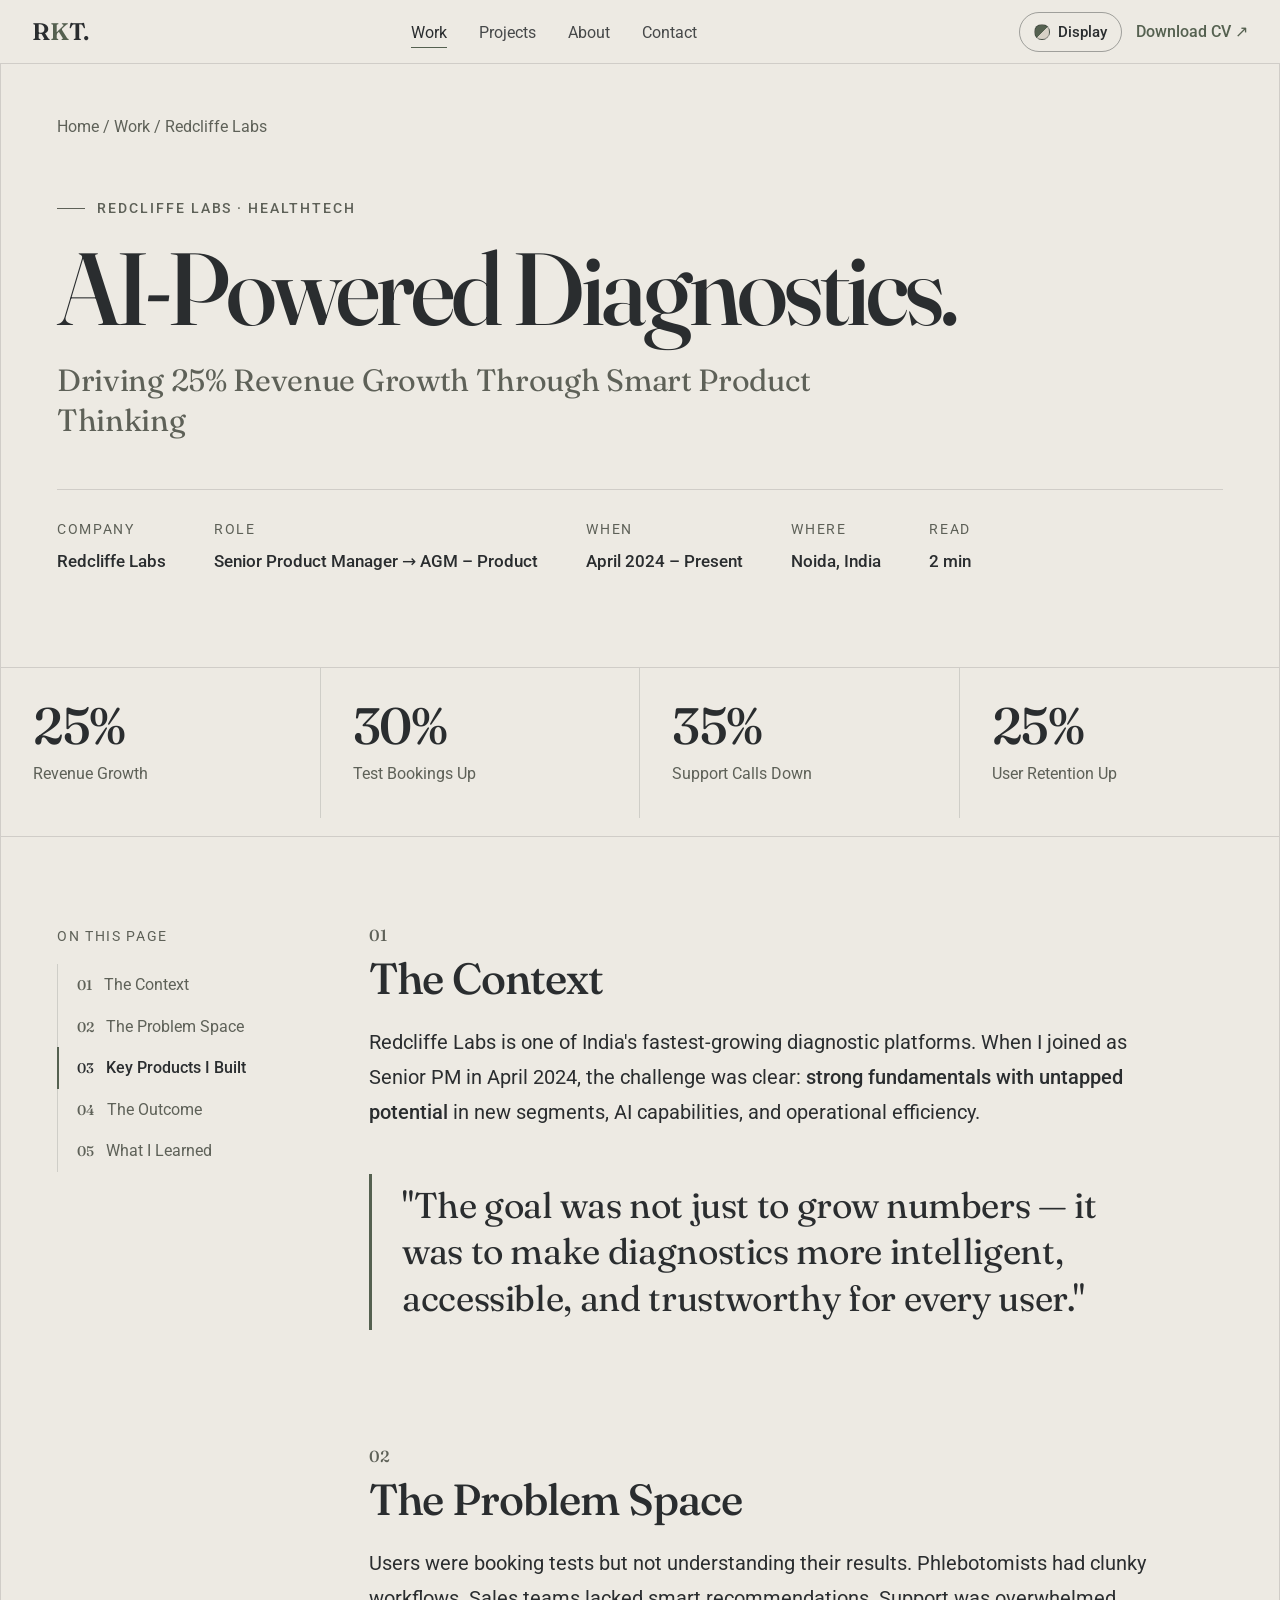
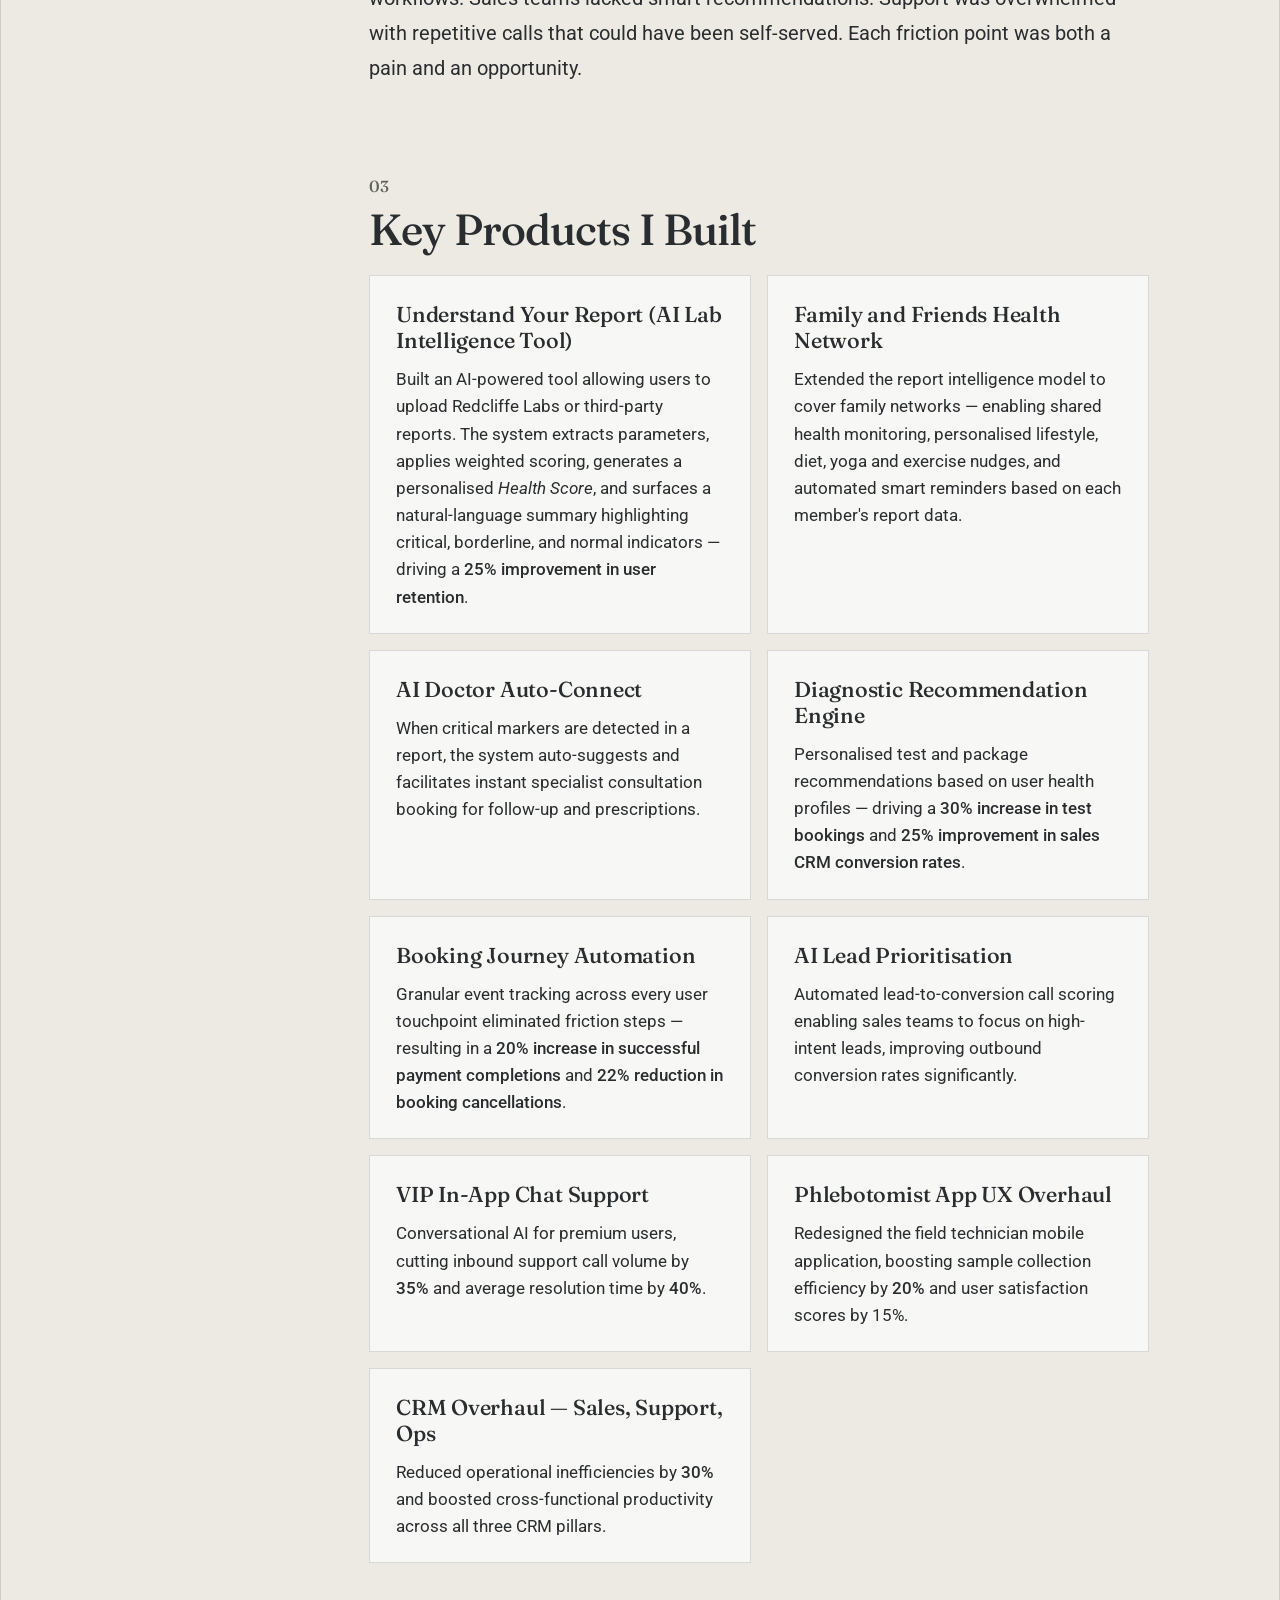
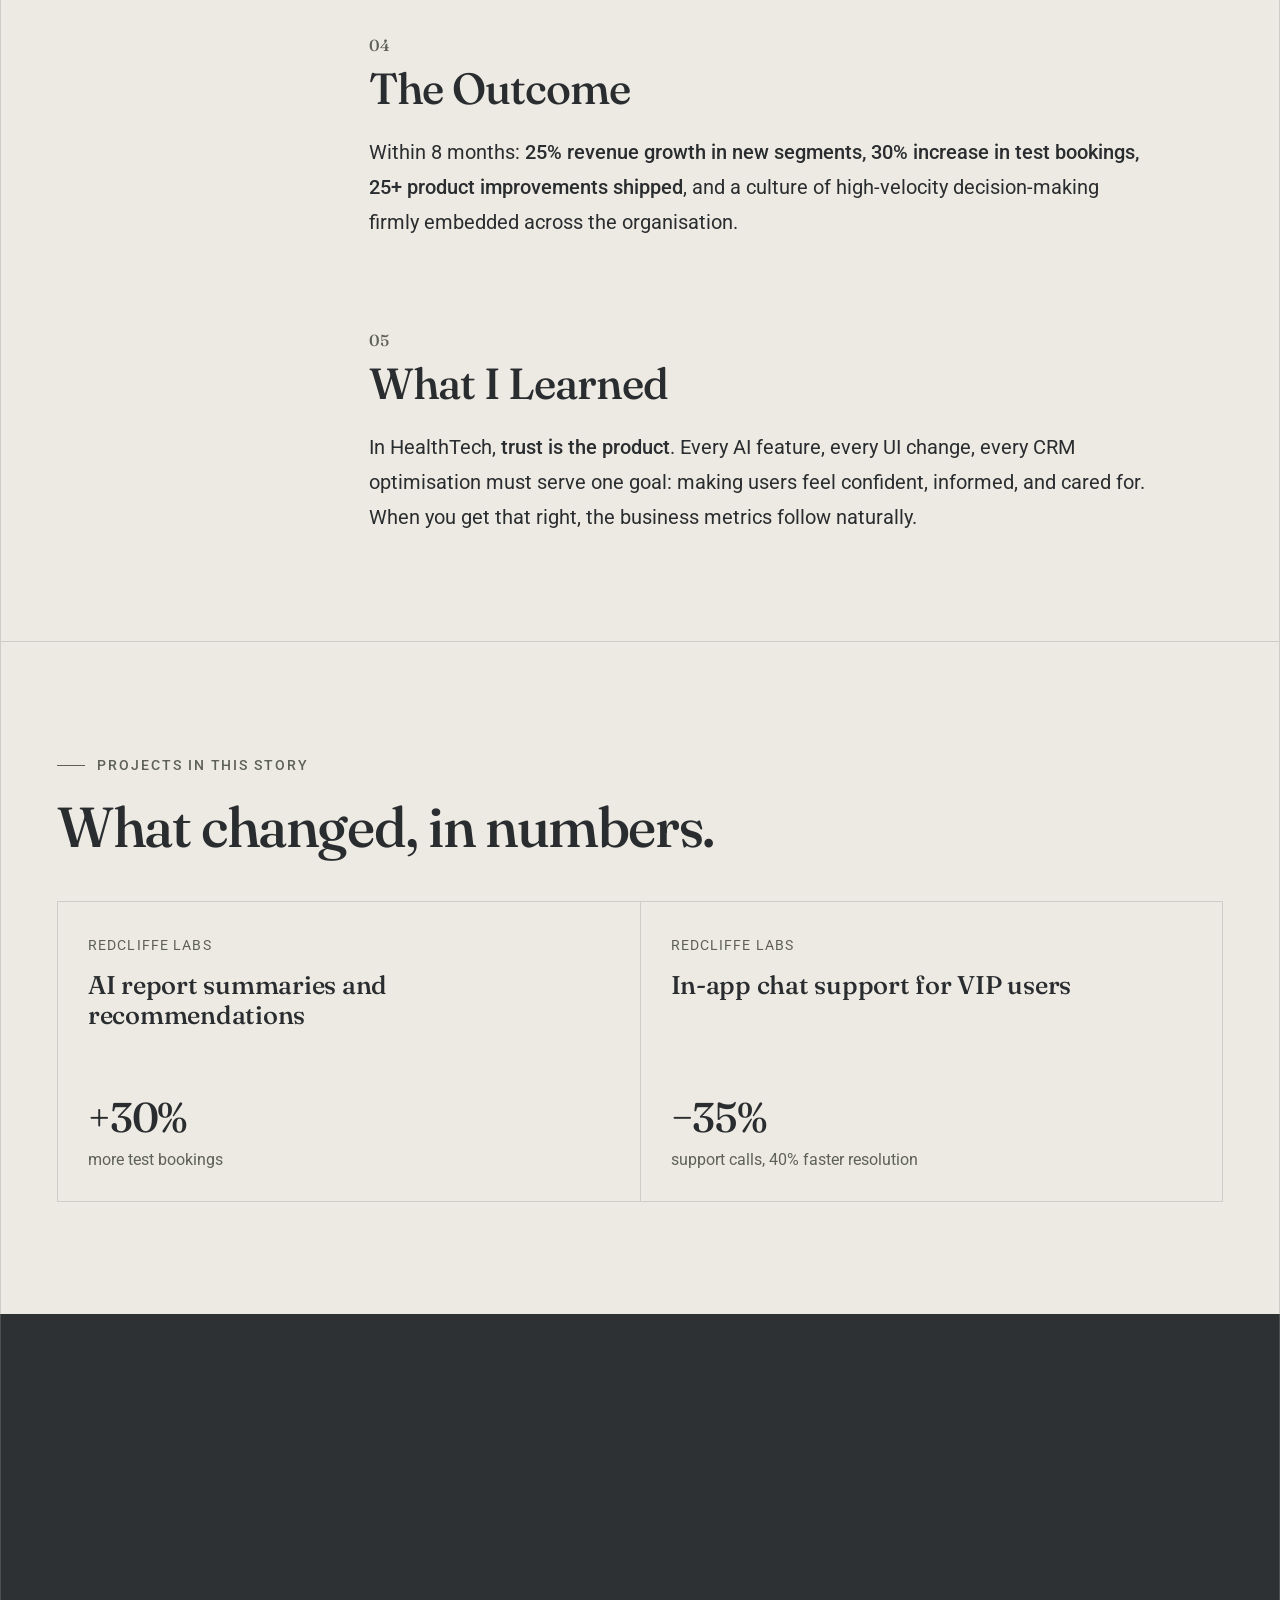
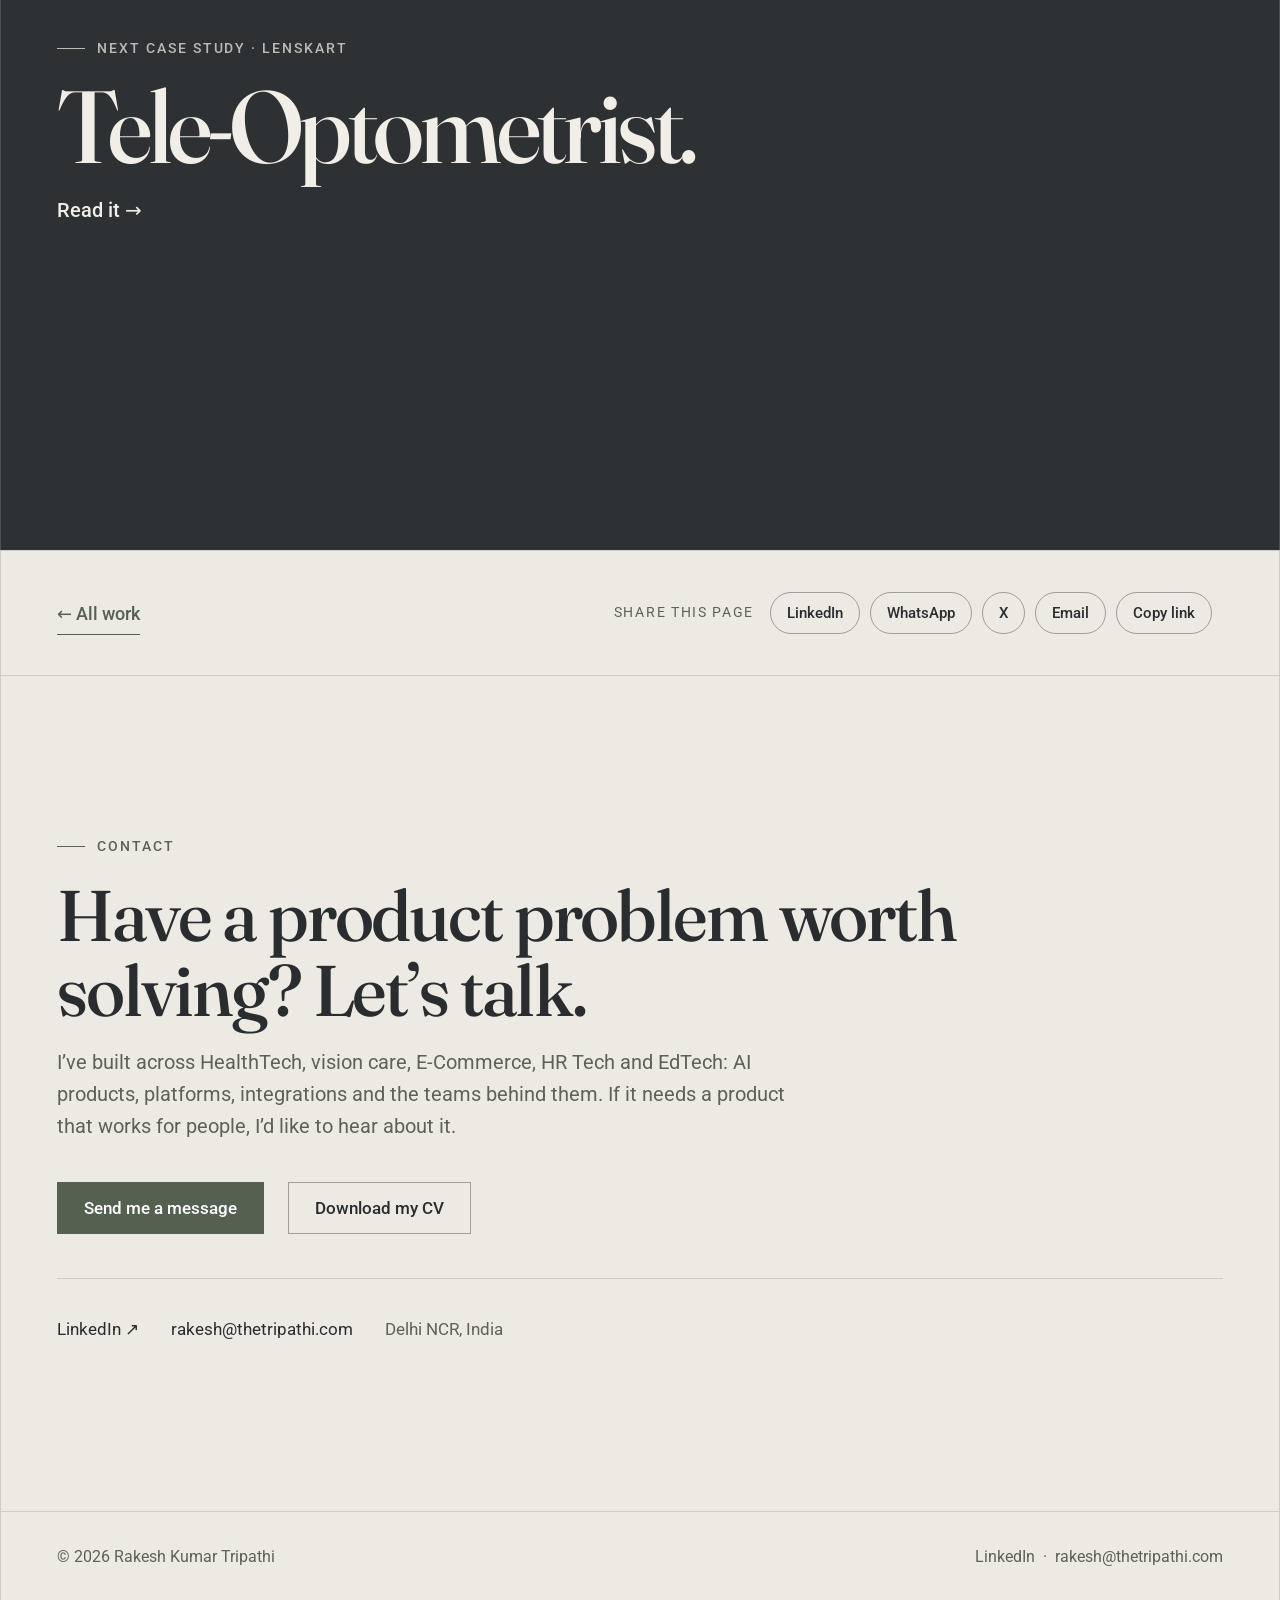
<file: work/redcliffe/index.html>
<!DOCTYPE html>
<html lang="en">
<head>
<meta charset="UTF-8">
<meta name="viewport" content="width=device-width, initial-scale=1.0, viewport-fit=cover">
<script>(function(){var d=document.documentElement,t='linen',s='m';try{if(!/(^|\.)thetripathi\.com$/.test(location.hostname)){var m=location.search.match(/[?&]theme=([a-z]+)/);t=(m&&m[1])||localStorage.getItem('rkt-theme')||t;}s=localStorage.getItem('rkt-text')||s;}catch(e){}d.setAttribute('data-theme',t);d.setAttribute('data-text',s);})();</script>
<title>AI-Powered Diagnostics – Redcliffe Labs | Rakesh Kumar Tripathi</title>
<meta name="description" content="Rakesh Kumar Tripathi at Redcliffe Labs: AI report summaries (+30% test bookings), booking and payments, CRM, telephony and an in-house ATS/HRMS. Leads 6 PMs.">
<link rel="canonical" href="https://thetripathi.com/work/redcliffe/">
<meta name="robots" content="index, follow, max-snippet:-1, max-image-preview:large, max-video-preview:-1">
<link rel="sitemap" type="application/xml" href="/sitemap.xml">
<link rel="icon" href="/assets/img/favicon.svg" type="image/svg+xml">
<meta name="theme-color" content="#EDEAE3">
<meta property="og:type" content="article">
<meta property="og:url" content="https://thetripathi.com/work/redcliffe/">
<meta property="og:site_name" content="Rakesh Kumar Tripathi">
<meta property="og:title" content="AI-Powered Diagnostics – Redcliffe Labs | Rakesh Kumar Tripathi">
<meta property="og:description" content="Rakesh Kumar Tripathi at Redcliffe Labs: AI report summaries (+30% test bookings), booking and payments, CRM, telephony and an in-house ATS/HRMS. Leads 6 PMs.">
<meta property="og:image" content="https://thetripathi.com/assets/img/rakesh-tripathi-share.jpg">
<meta property="og:image:type" content="image/jpeg">
<meta property="og:image:width" content="1200">
<meta property="og:image:height" content="630">
<meta property="og:image:alt" content="Rakesh Kumar Tripathi, AGM – Product at Redcliffe Labs. Complex problems, scalable products.">
<meta property="og:locale" content="en_IN">
<meta name="twitter:card" content="summary_large_image">
<meta name="twitter:title" content="AI-Powered Diagnostics – Redcliffe Labs | Rakesh Kumar Tripathi">
<meta name="twitter:description" content="Rakesh Kumar Tripathi at Redcliffe Labs: AI report summaries (+30% test bookings), booking and payments, CRM, telephony and an in-house ATS/HRMS. Leads 6 PMs.">
<meta name="twitter:image:alt" content="Rakesh Kumar Tripathi, AGM – Product at Redcliffe Labs. Complex problems, scalable products.">
<meta name="twitter:image" content="https://thetripathi.com/assets/img/rakesh-tripathi-share.jpg">
<script type="application/ld+json">
{
 "@context": "https://schema.org",
 "@graph": [
  {
   "@type": "Article",
   "headline": "AI-Powered Diagnostics: Driving 25% Revenue Growth Through Smart Product Thinking",
   "url": "https://thetripathi.com/work/redcliffe/",
   "author": {
    "@id": "https://thetripathi.com/#person"
   },
   "about": {
    "@type": "Organization",
    "name": "Redcliffe Labs"
   },
   "image": "https://thetripathi.com/assets/img/rakesh-tripathi-share.jpg",
   "inLanguage": "en-IN",
   "timeRequired": "PT2M"
  },
  {
   "@type": "BreadcrumbList",
   "itemListElement": [
    {
     "@type": "ListItem",
     "position": 1,
     "name": "Home",
     "item": "https://thetripathi.com/"
    },
    {
     "@type": "ListItem",
     "position": 2,
     "name": "Work",
     "item": "https://thetripathi.com/work/"
    },
    {
     "@type": "ListItem",
     "position": 3,
     "name": "Redcliffe Labs",
     "item": "https://thetripathi.com/work/redcliffe/"
    }
   ]
  },
  {
   "@type": "Person",
   "@id": "https://thetripathi.com/#person",
   "name": "Rakesh Kumar Tripathi",
   "alternateName": ["Rakesh Tripathi", "RKT", "thetripathi"],
   "url": "https://thetripathi.com/",
   "image": "https://thetripathi.com/assets/img/rakesh-tripathi-share.jpg",
   "jobTitle": "AGM - Product",
   "description": "AGM - Product with 16+ years building AI-powered products across HealthTech, MedTech, EdTech and E-Commerce.",
   "email": "rakesh@thetripathi.com",
   "nationality": "Indian",
   "worksFor": {
    "@type": "Organization",
    "name": "Redcliffe Labs",
    "url": "https://www.redcliffelabs.com"
   },
   "alumniOf": [
    {
     "@type": "Organization",
     "name": "Lenskart"
    },
    {
     "@type": "Organization",
     "name": "Youth4work"
    },
    {
     "@type": "Organization",
     "name": "JAGbros Consultants"
    },
    {
     "@type": "CollegeOrUniversity",
     "name": "Maharshi Dayanand University, Rohtak"
    },
    {
     "@type": "CollegeOrUniversity",
     "name": "University of Madras"
    }
   ],
   "sameAs": [
    "https://www.linkedin.com/in/thetripathi-rakesh/"
   ],
   "knowsAbout": [
    "Product Management",
    "Product Strategy",
    "HealthTech",
    "MedTech",
    "AI Products",
    "EdTech",
    "E-Commerce",
    "HR Tech",
    "Assessment Platforms",
    "CRM",
    "Telephony Integrations",
    "APIs and System Integrations",
    "Agile"
   ]
  }
 ]
}
</script>
<link rel="preconnect" href="https://fonts.googleapis.com">
<link rel="preconnect" href="https://fonts.gstatic.com" crossorigin>
<link href="https://fonts.googleapis.com/css2?family=Fraunces:opsz,wght@9..144,400;9..144,500;9..144,600&family=Roboto:wght@400;500&display=swap" rel="stylesheet">
<link rel="stylesheet" href="/assets/css/site.css?v=3">
<!-- Microsoft Clarity -->
<script>
  (function(c,l,a,r,i,t,y){c[a]=c[a]||function(){(c[a].q=c[a].q||[]).push(arguments)};
  t=l.createElement(r);t.async=1;t.src="https://www.clarity.ms/tag/"+i;
  y=l.getElementsByTagName(r)[0];y.parentNode.insertBefore(t,y);
  })(window,document,"clarity","script","w1kzer3l8j");
</script>
<!-- Google Analytics 4 -->
<script async src="https://www.googletagmanager.com/gtag/js?id=G-7L1ZDXTQH7"></script>
<script>
  window.dataLayer = window.dataLayer || [];
  function gtag(){dataLayer.push(arguments);}
  gtag('js', new Date());
  gtag('config', 'G-7L1ZDXTQH7', { site_version: 'v2' });
</script>
</head>
<body>
<a class="skip" href="#main">Skip to content</a>
<header class="nav"><div class="wrap">
  <a class="logo" href="/" aria-label="Rakesh Kumar Tripathi, home">R<span>K</span>T.</a>
  <nav aria-label="Main"><ul class="nav-links"><li><a href="/work/" data-nav="Work" aria-current="page">Work</a></li><li><a href="/#projects" data-nav="Projects">Projects</a></li><li><a href="/about/" data-nav="About">About</a></li><li><a href="#contact" data-nav="Contact">Contact</a></li></ul></nav>
  <div class="nav-right">
    <button type="button" class="disp-btn" id="disp-btn" aria-label="Display settings" aria-haspopup="dialog" aria-expanded="false" aria-controls="disp"><i aria-hidden="true"></i><span>Display</span></button>
    <button type="button" class="cv-link" data-open="cv">Download CV &#8599;</button>
    <button type="button" class="burger" id="burger" aria-label="Menu" aria-expanded="false" aria-controls="mnav"><span></span><span></span><span></span></button>
  </div>
</div></header>
<div class="disp" id="disp" role="dialog" aria-label="Display settings"><p class="dh">Colour theme</p><button type="button" class="topt" data-theme-pick="linen" aria-pressed="false" onclick="pickTheme('linen')"><span class="sw" aria-hidden="true" style="background:linear-gradient(90deg,#EDEAE3 0 25%,#D7D1C6 25% 50%,#8A937F 50% 75%,#3F4244 75%)"></span>Linen<em>recommended</em></button><button type="button" class="topt" data-theme-pick="ocean" aria-pressed="false" onclick="pickTheme('ocean')"><span class="sw" aria-hidden="true" style="background:linear-gradient(90deg,#D9D9D8 0 25%,#B1BBC8 25% 50%,#7C94B8 50% 75%,#2A4D88 75%)"></span>Ocean</button><button type="button" class="topt" data-theme-pick="cloud" aria-pressed="false" onclick="pickTheme('cloud')"><span class="sw" aria-hidden="true" style="background:linear-gradient(90deg,#E7E8E4 0 25%,#D3DFF2 25% 50%,#93A4C1 50% 75%,#18202B 75%)"></span>Cloud</button><button type="button" class="topt" data-theme-pick="holst" aria-pressed="false" onclick="pickTheme('holst')"><span class="sw" aria-hidden="true" style="background:linear-gradient(90deg,#F7F3EA 0 25%,#BDC9B8 25% 50%,#6D8C73 50% 75%,#314C3B 75%)"></span>Holst</button><button type="button" class="topt" data-theme-pick="classic" aria-pressed="false" onclick="pickTheme('classic')"><span class="sw" aria-hidden="true" style="background:linear-gradient(90deg,#F4F6FC 0 25%,#C9A84C 25% 50%,#1B3A8C 50% 75%,#0D1F4E 75%)"></span>Classic<em>old site</em></button><p class="dh">Text size</p><div class="seg" role="group" aria-label="Text size"><button type="button" class="a1" data-text-pick="m" aria-pressed="true" onclick="pickText('m')" aria-label="Standard text">A</button><button type="button" class="a2" data-text-pick="l" aria-pressed="false" onclick="pickText('l')" aria-label="Large text">A</button><button type="button" class="a3" data-text-pick="xl" aria-pressed="false" onclick="pickText('xl')" aria-label="Extra large text">A</button></div></div>
<div class="mnav" id="mnav"><a href="/work/" data-nav="Work (mobile)">Work</a><a href="/#projects" data-nav="Projects (mobile)">Projects</a><a href="/about/" data-nav="About (mobile)">About</a><a href="#contact" data-nav="Contact (mobile)">Contact</a><button type="button" class="cv-link" data-open="cv">Download CV &#8599;</button></div>
<div class="progress" aria-hidden="true"><span id="progress"></span></div>
<main id="main">
<section class="case-hero fold"><div class="wrap pad">
  <nav class="crumb" aria-label="Breadcrumb"><a href="/">Home</a> / <a href="/work/">Work</a> / Redcliffe Labs</nav>
  <div class="case-head">
    <div class="eyebrow">Redcliffe Labs &middot; HealthTech</div>
    <h1>AI-Powered Diagnostics.</h1>
    <p class="case-sub">Driving 25% Revenue Growth Through Smart Product Thinking</p>
  </div>
  <dl class="facts"><div><dt>Company</dt><dd>Redcliffe Labs</dd></div><div><dt>Role</dt><dd>Senior Product Manager → AGM – Product</dd></div><div><dt>When</dt><dd>April 2024 – Present</dd></div><div><dt>Where</dt><dd>Noida, India</dd></div><div><dt>Read</dt><dd>2 min</dd></div></dl>
</div>
<div class="wrap"><div class="metrics">
  <div class="metric"><b data-count="25" data-suffix="%">25%</b><span>Revenue Growth</span></div>
  <div class="metric"><b data-count="30" data-suffix="%">30%</b><span>Test Bookings Up</span></div>
  <div class="metric"><b data-count="35" data-suffix="%">35%</b><span>Support Calls Down</span></div>
  <div class="metric"><b data-count="25" data-suffix="%">25%</b><span>User Retention Up</span></div>
</div></div></section>
<section class="case-body" aria-label="Case study"><div class="wrap pad">
  <aside class="toc" aria-label="On this page"><details open><summary>On this page</summary><ol><li><a href="#the-context"><span>01</span>The Context</a></li><li><a href="#the-problem-space"><span>02</span>The Problem Space</a></li><li><a href="#key-products-i-built"><span>03</span>Key Products I Built</a></li><li><a href="#the-outcome"><span>04</span>The Outcome</a></li><li><a href="#what-i-learned"><span>05</span>What I Learned</a></li></ol></details></aside>
  <article class="story">
<section class="chapter" id="the-context" aria-labelledby="the-context-h"><div class="ch-num" aria-hidden="true">01</div><h2 id="the-context-h">The Context</h2><p>Redcliffe Labs is one of India's fastest-growing diagnostic platforms. When I joined as Senior PM in April 2024, the challenge was clear: <strong>strong fundamentals with untapped potential</strong> in new segments, AI capabilities, and operational efficiency.</p><blockquote class="pull reveal">"The goal was not just to grow numbers — it was to make diagnostics more intelligent, accessible, and trustworthy for every user."</blockquote></section>
<section class="chapter" id="the-problem-space" aria-labelledby="the-problem-space-h"><div class="ch-num" aria-hidden="true">02</div><h2 id="the-problem-space-h">The Problem Space</h2><p>Users were booking tests but not understanding their results. Phlebotomists had clunky workflows. Sales teams lacked smart recommendations. Support was overwhelmed with repetitive calls that could have been self-served. Each friction point was both a pain and an opportunity.</p></section>
<section class="chapter" id="key-products-i-built" aria-labelledby="key-products-i-built-h"><div class="ch-num" aria-hidden="true">03</div><h2 id="key-products-i-built-h">Key Products I Built</h2><div class="builds"><div class="build reveal"><h3>Understand Your Report (AI Lab Intelligence Tool)</h3><p>Built an AI-powered tool allowing users to upload Redcliffe Labs or third-party reports. The system extracts parameters, applies weighted scoring, generates a personalised <em>Health Score</em>, and surfaces a natural-language summary highlighting critical, borderline, and normal indicators — driving a <strong>25% improvement in user retention</strong>.</p></div><div class="build reveal"><h3>Family and Friends Health Network</h3><p>Extended the report intelligence model to cover family networks — enabling shared health monitoring, personalised lifestyle, diet, yoga and exercise nudges, and automated smart reminders based on each member's report data.</p></div><div class="build reveal"><h3>AI Doctor Auto-Connect</h3><p>When critical markers are detected in a report, the system auto-suggests and facilitates instant specialist consultation booking for follow-up and prescriptions.</p></div><div class="build reveal"><h3>Diagnostic Recommendation Engine</h3><p>Personalised test and package recommendations based on user health profiles — driving a <strong>30% increase in test bookings</strong> and <strong>25% improvement in sales CRM conversion rates</strong>.</p></div><div class="build reveal"><h3>Booking Journey Automation</h3><p>Granular event tracking across every user touchpoint eliminated friction steps — resulting in a <strong>20% increase in successful payment completions</strong> and <strong>22% reduction in booking cancellations</strong>.</p></div><div class="build reveal"><h3>AI Lead Prioritisation</h3><p>Automated lead-to-conversion call scoring enabling sales teams to focus on high-intent leads, improving outbound conversion rates significantly.</p></div><div class="build reveal"><h3>VIP In-App Chat Support</h3><p>Conversational AI for premium users, cutting inbound support call volume by <strong>35%</strong> and average resolution time by <strong>40%</strong>.</p></div><div class="build reveal"><h3>Phlebotomist App UX Overhaul</h3><p>Redesigned the field technician mobile application, boosting sample collection efficiency by <strong>20%</strong> and user satisfaction scores by 15%.</p></div><div class="build reveal"><h3>CRM Overhaul — Sales, Support, Ops</h3><p>Reduced operational inefficiencies by <strong>30%</strong> and boosted cross-functional productivity across all three CRM pillars.</p></div></div></section>
<section class="chapter" id="the-outcome" aria-labelledby="the-outcome-h"><div class="ch-num" aria-hidden="true">04</div><h2 id="the-outcome-h">The Outcome</h2><p>Within 8 months: <strong>25% revenue growth in new segments, 30% increase in test bookings, 25+ product improvements shipped</strong>, and a culture of high-velocity decision-making firmly embedded across the organisation.</p></section>
<section class="chapter" id="what-i-learned" aria-labelledby="what-i-learned-h"><div class="ch-num" aria-hidden="true">05</div><h2 id="what-i-learned-h">What I Learned</h2><p>In HealthTech, <strong>trust is the product</strong>. Every AI feature, every UI change, every CRM optimisation must serve one goal: making users feel confident, informed, and cared for. When you get that right, the business metrics follow naturally.</p></section>
  </article>
</div></section>
<section aria-labelledby="rel-h"><div class="wrap pad sec">
  <div class="eyebrow">Projects in this story</div><h2 class="h2" id="rel-h" style="margin-bottom:44px">What changed, in numbers.</h2>
  <div class="projects rel">
    <div class="project reveal"><span class="where">Redcliffe Labs</span><h3>AI report summaries and recommendations</h3><span class="out">+30%</span><span class="out-l">more test bookings</span></div>
    <div class="project reveal"><span class="where">Redcliffe Labs</span><h3>In-app chat support for VIP users</h3><span class="out">−35%</span><span class="out-l">support calls, 40% faster resolution</span></div>
  </div>
</div></section>
<section class="next-fold fold" aria-label="Next case study"><a class="wrap pad" href="/work/lenskart/" data-track="case_study_open|engagement|lenskart">
  <span class="eyebrow">Next case study &middot; Lenskart</span>
  <span class="next-title">Tele-Optometrist.</span>
  <span class="next-go">Read it &rarr;</span>
</a></section>
<section aria-label="All work"><div class="wrap pad next-case"><a href="/work/" class="link-cta">&larr; All work</a></div></section>
<section id="contact" class="contact fold" aria-labelledby="contact-h"><div class="wrap pad sec">
  <div class="eyebrow">Contact</div>
  <h2 class="big" id="contact-h">Have a product problem worth solving? Let&rsquo;s talk.</h2>
  <p class="lede">I&rsquo;ve built across HealthTech, vision care, E-Commerce, HR Tech and EdTech: AI products, platforms, integrations and the teams behind them. If it needs a product that works for people, I&rsquo;d like to hear about it.</p>
  <div class="cta-row">
    <button type="button" class="btn btn-solid" data-open="contact">Send me a message</button>
    <button type="button" class="btn" data-open="cv">Download my CV</button>
  </div>
  <div class="contact-links">
    <a href="https://www.linkedin.com/in/thetripathi-rakesh/" target="_blank" rel="noopener" data-track="social_click|engagement|LinkedIn">LinkedIn &#8599;</a>
    <a href="mailto:rakesh@thetripathi.com" data-track="social_click|engagement|Email">rakesh@thetripathi.com</a>
    <span style="color:var(--muted);padding:8px 0">Delhi NCR, India</span>
  </div>
</div></section>
</main>
<footer class="foot"><div class="wrap pad">
  <span>&copy; <span data-year>2026</span> Rakesh Kumar Tripathi</span>
  <span><a href="https://www.linkedin.com/in/thetripathi-rakesh/" target="_blank" rel="noopener" data-track="social_click|engagement|LinkedIn">LinkedIn</a> &nbsp;·&nbsp; <a href="mailto:rakesh@thetripathi.com" data-track="social_click|engagement|Email">rakesh@thetripathi.com</a></span>
</div></footer>
<script src="/assets/js/site.js?v=4" defer></script>
</body>
</html>
</file>
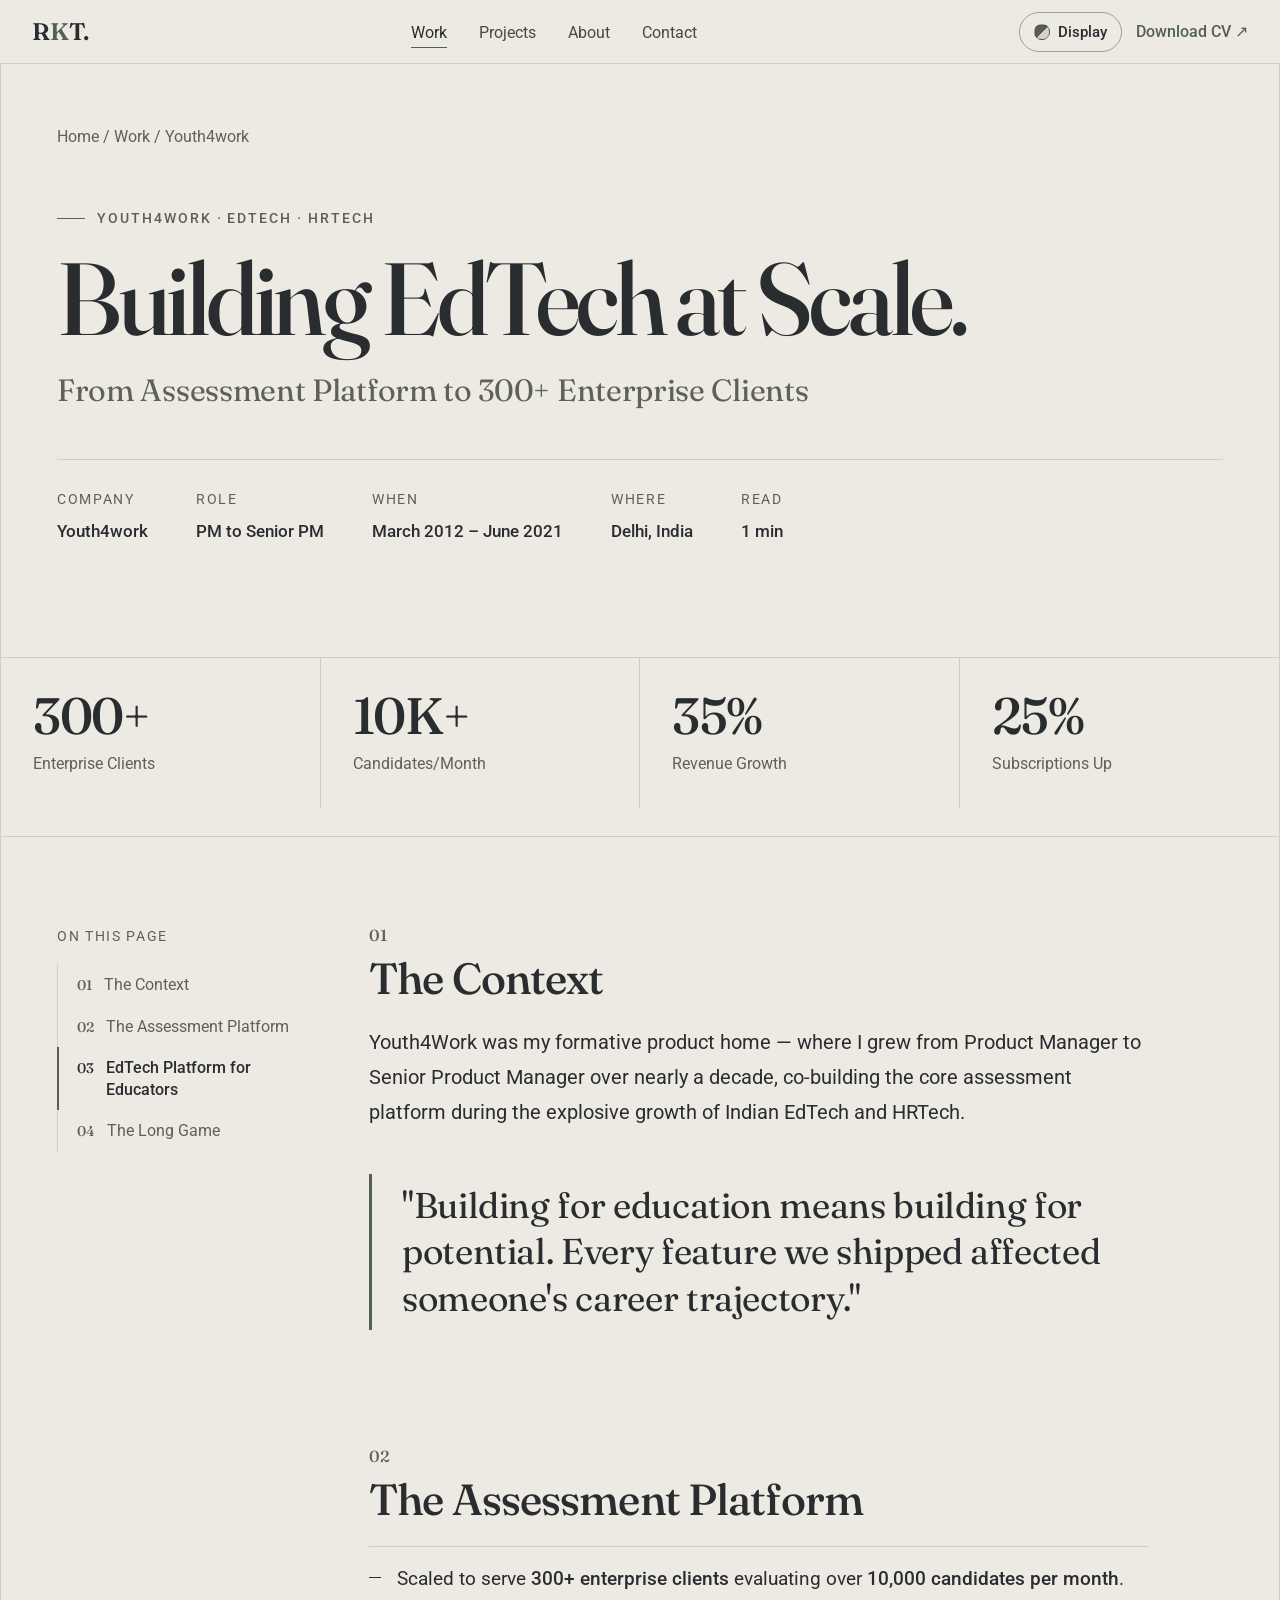
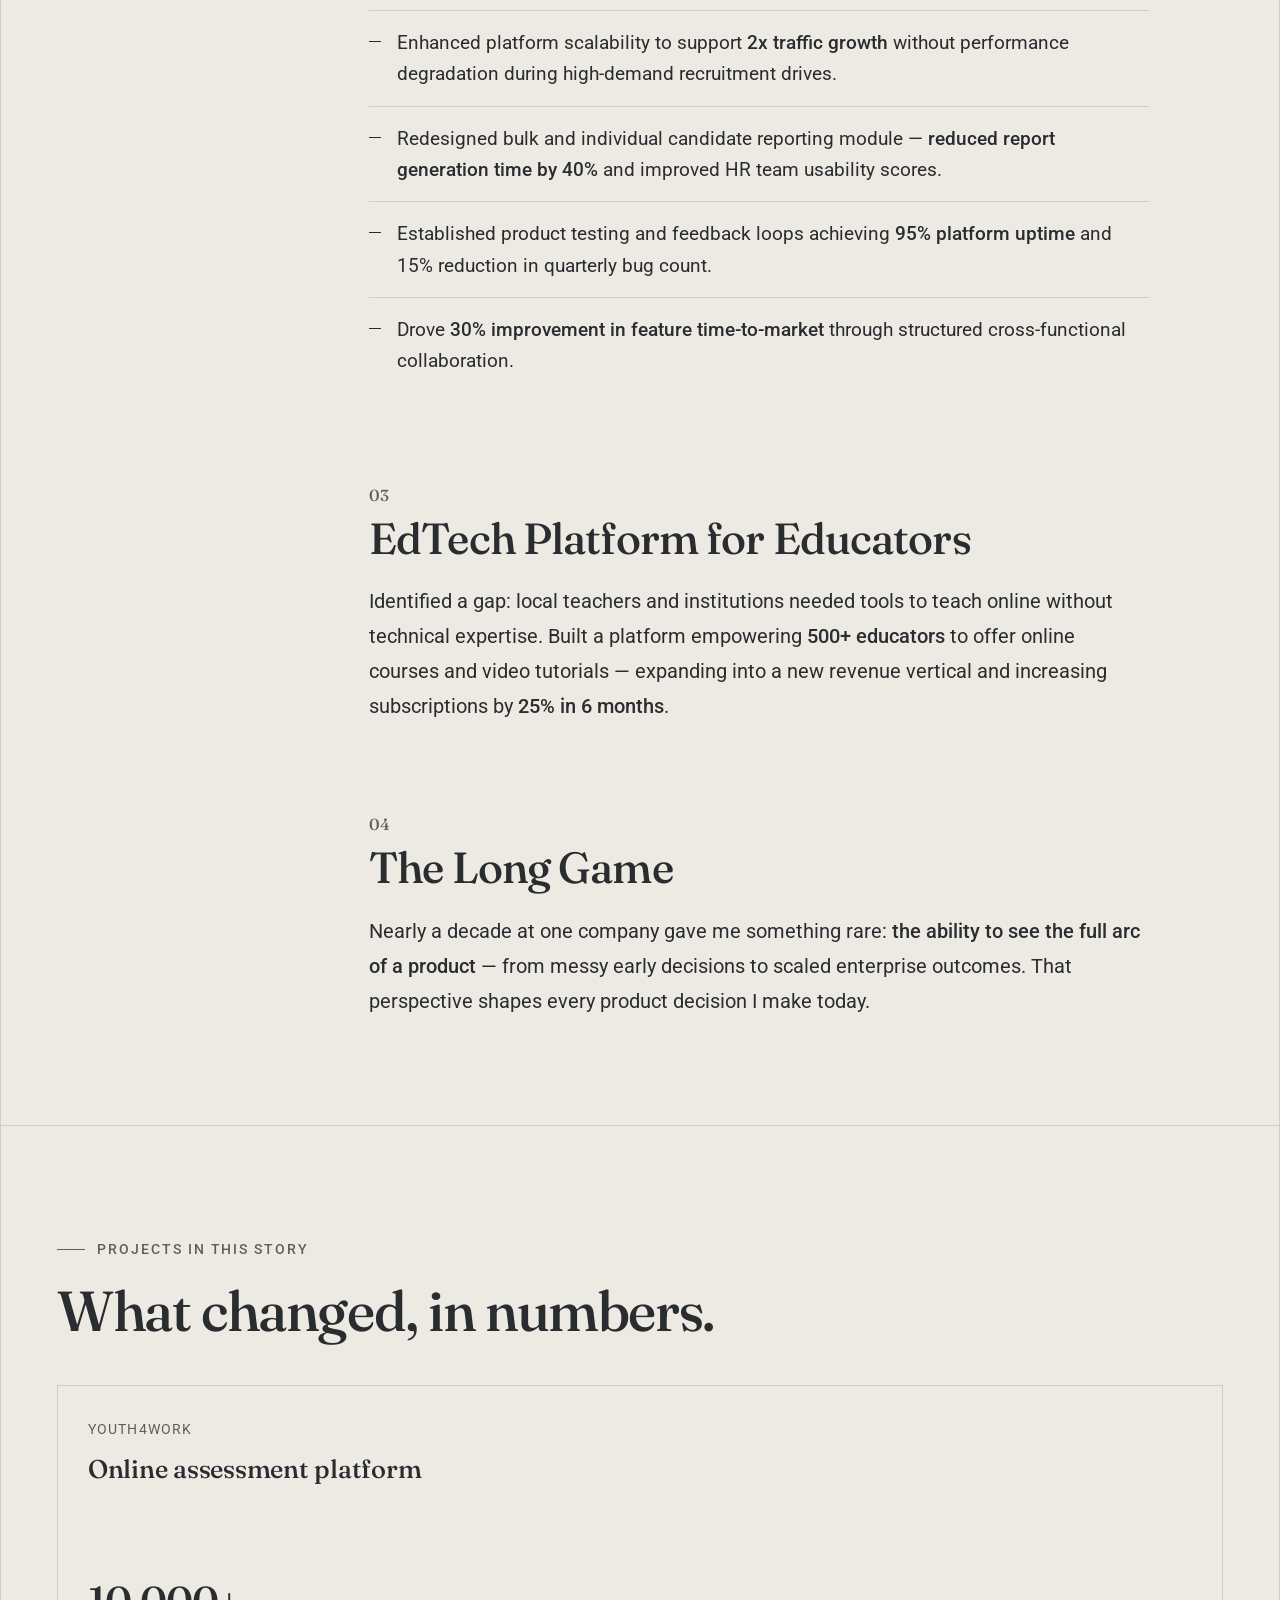
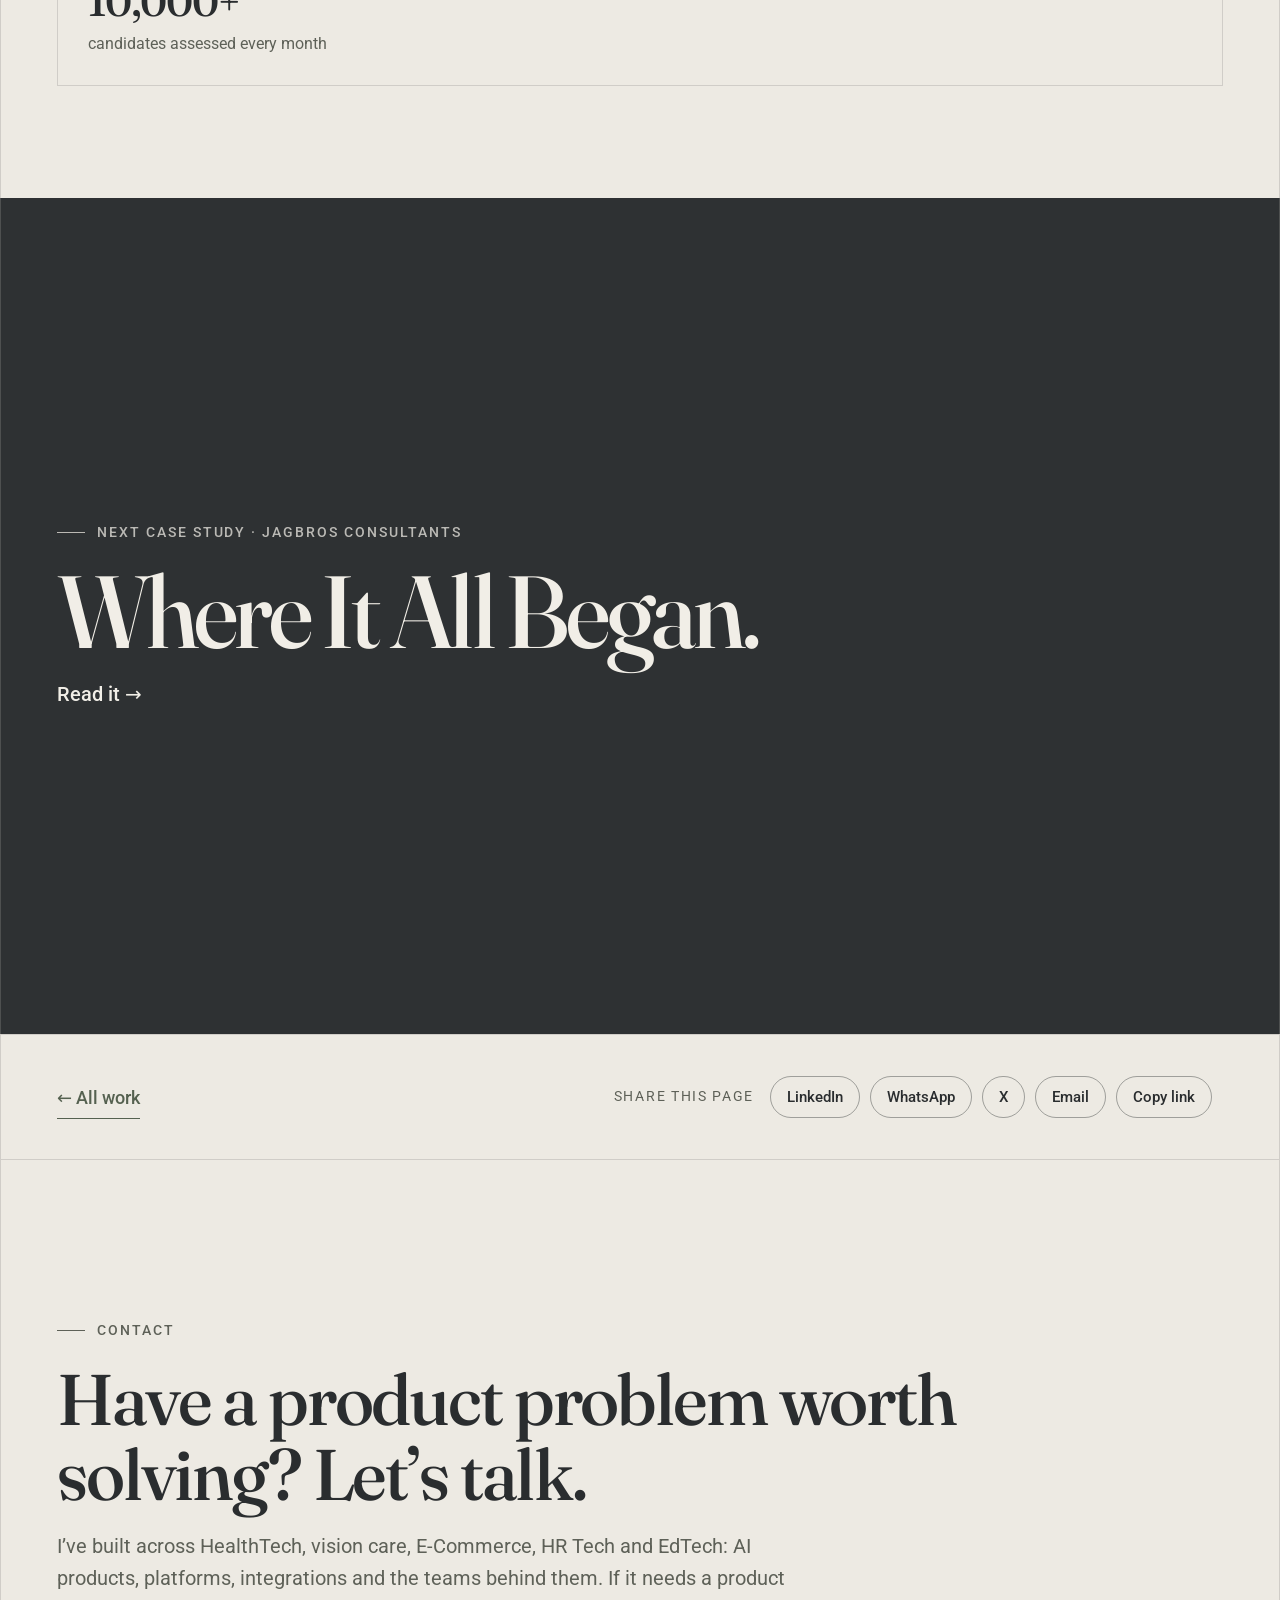
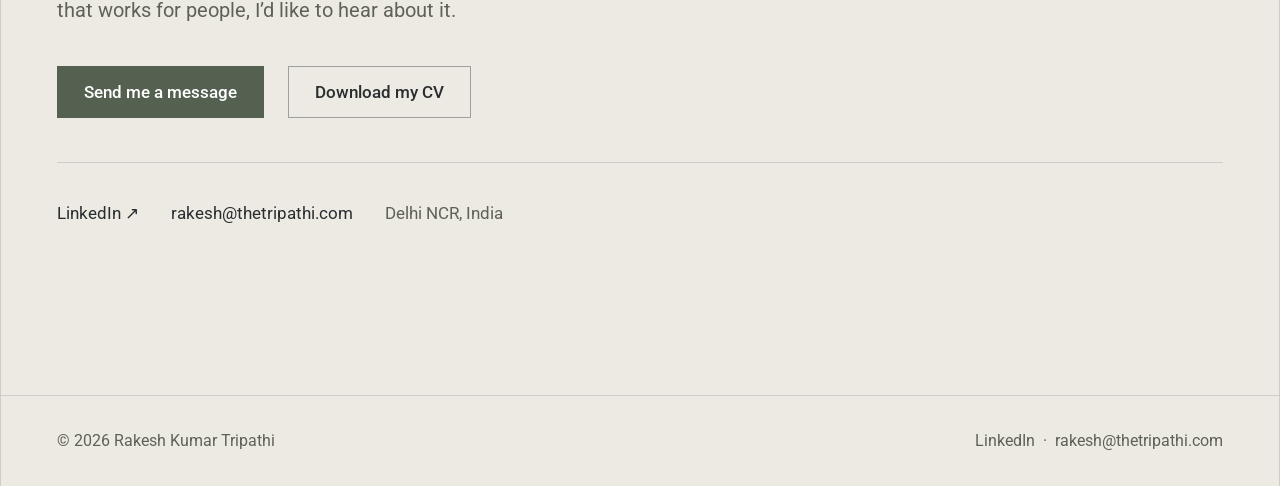
<file: work/youth4work/index.html>
<!DOCTYPE html>
<html lang="en">
<head>
<meta charset="UTF-8">
<meta name="viewport" content="width=device-width, initial-scale=1.0, viewport-fit=cover">
<script>(function(){var d=document.documentElement,t='linen',s='m';try{if(!/(^|\.)thetripathi\.com$/.test(location.hostname)){var m=location.search.match(/[?&]theme=([a-z]+)/);t=(m&&m[1])||localStorage.getItem('rkt-theme')||t;}s=localStorage.getItem('rkt-text')||s;}catch(e){}d.setAttribute('data-theme',t);d.setAttribute('data-text',s);})();</script>
<title>Building EdTech at Scale – Youth4work | Rakesh Kumar Tripathi</title>
<meta name="description" content="Rakesh Kumar Tripathi at Youth4work: an assessment platform for 300+ corporate clients, candidate matching and ranking, and EdTech for 500+ educators.">
<link rel="canonical" href="https://thetripathi.com/work/youth4work/">
<meta name="robots" content="index, follow, max-snippet:-1, max-image-preview:large, max-video-preview:-1">
<link rel="sitemap" type="application/xml" href="/sitemap.xml">
<link rel="icon" href="/assets/img/favicon.svg" type="image/svg+xml">
<meta name="theme-color" content="#EDEAE3">
<meta property="og:type" content="article">
<meta property="og:url" content="https://thetripathi.com/work/youth4work/">
<meta property="og:site_name" content="Rakesh Kumar Tripathi">
<meta property="og:title" content="Building EdTech at Scale – Youth4work | Rakesh Kumar Tripathi">
<meta property="og:description" content="Rakesh Kumar Tripathi at Youth4work: an assessment platform for 300+ corporate clients, candidate matching and ranking, and EdTech for 500+ educators.">
<meta property="og:image" content="https://thetripathi.com/assets/img/rakesh-tripathi-share.jpg">
<meta property="og:image:type" content="image/jpeg">
<meta property="og:image:width" content="1200">
<meta property="og:image:height" content="630">
<meta property="og:image:alt" content="Rakesh Kumar Tripathi, AGM – Product at Redcliffe Labs. Complex problems, scalable products.">
<meta property="og:locale" content="en_IN">
<meta name="twitter:card" content="summary_large_image">
<meta name="twitter:title" content="Building EdTech at Scale – Youth4work | Rakesh Kumar Tripathi">
<meta name="twitter:description" content="Rakesh Kumar Tripathi at Youth4work: an assessment platform for 300+ corporate clients, candidate matching and ranking, and EdTech for 500+ educators.">
<meta name="twitter:image:alt" content="Rakesh Kumar Tripathi, AGM – Product at Redcliffe Labs. Complex problems, scalable products.">
<meta name="twitter:image" content="https://thetripathi.com/assets/img/rakesh-tripathi-share.jpg">
<script type="application/ld+json">
{
 "@context": "https://schema.org",
 "@graph": [
  {
   "@type": "Article",
   "headline": "Building EdTech at Scale: From Assessment Platform to 300+ Enterprise Clients",
   "url": "https://thetripathi.com/work/youth4work/",
   "author": {
    "@id": "https://thetripathi.com/#person"
   },
   "about": {
    "@type": "Organization",
    "name": "Youth4work"
   },
   "image": "https://thetripathi.com/assets/img/rakesh-tripathi-share.jpg",
   "inLanguage": "en-IN",
   "timeRequired": "PT1M"
  },
  {
   "@type": "BreadcrumbList",
   "itemListElement": [
    {
     "@type": "ListItem",
     "position": 1,
     "name": "Home",
     "item": "https://thetripathi.com/"
    },
    {
     "@type": "ListItem",
     "position": 2,
     "name": "Work",
     "item": "https://thetripathi.com/work/"
    },
    {
     "@type": "ListItem",
     "position": 3,
     "name": "Youth4work",
     "item": "https://thetripathi.com/work/youth4work/"
    }
   ]
  },
  {
   "@type": "Person",
   "@id": "https://thetripathi.com/#person",
   "name": "Rakesh Kumar Tripathi",
   "alternateName": ["Rakesh Tripathi", "RKT", "thetripathi"],
   "url": "https://thetripathi.com/",
   "image": "https://thetripathi.com/assets/img/rakesh-tripathi-share.jpg",
   "jobTitle": "AGM - Product",
   "description": "AGM - Product with 16+ years building AI-powered products across HealthTech, MedTech, EdTech and E-Commerce.",
   "email": "rakesh@thetripathi.com",
   "nationality": "Indian",
   "worksFor": {
    "@type": "Organization",
    "name": "Redcliffe Labs",
    "url": "https://www.redcliffelabs.com"
   },
   "alumniOf": [
    {
     "@type": "Organization",
     "name": "Lenskart"
    },
    {
     "@type": "Organization",
     "name": "Youth4work"
    },
    {
     "@type": "Organization",
     "name": "JAGbros Consultants"
    },
    {
     "@type": "CollegeOrUniversity",
     "name": "Maharshi Dayanand University, Rohtak"
    },
    {
     "@type": "CollegeOrUniversity",
     "name": "University of Madras"
    }
   ],
   "sameAs": [
    "https://www.linkedin.com/in/thetripathi-rakesh/"
   ],
   "knowsAbout": [
    "Product Management",
    "Product Strategy",
    "HealthTech",
    "MedTech",
    "AI Products",
    "EdTech",
    "E-Commerce",
    "HR Tech",
    "Assessment Platforms",
    "CRM",
    "Telephony Integrations",
    "APIs and System Integrations",
    "Agile"
   ]
  }
 ]
}
</script>
<link rel="preconnect" href="https://fonts.googleapis.com">
<link rel="preconnect" href="https://fonts.gstatic.com" crossorigin>
<link href="https://fonts.googleapis.com/css2?family=Fraunces:opsz,wght@9..144,400;9..144,500;9..144,600&family=Roboto:wght@400;500&display=swap" rel="stylesheet">
<link rel="stylesheet" href="/assets/css/site.css?v=3">
<!-- Microsoft Clarity -->
<script>
  (function(c,l,a,r,i,t,y){c[a]=c[a]||function(){(c[a].q=c[a].q||[]).push(arguments)};
  t=l.createElement(r);t.async=1;t.src="https://www.clarity.ms/tag/"+i;
  y=l.getElementsByTagName(r)[0];y.parentNode.insertBefore(t,y);
  })(window,document,"clarity","script","w1kzer3l8j");
</script>
<!-- Google Analytics 4 -->
<script async src="https://www.googletagmanager.com/gtag/js?id=G-7L1ZDXTQH7"></script>
<script>
  window.dataLayer = window.dataLayer || [];
  function gtag(){dataLayer.push(arguments);}
  gtag('js', new Date());
  gtag('config', 'G-7L1ZDXTQH7', { site_version: 'v2' });
</script>
</head>
<body>
<a class="skip" href="#main">Skip to content</a>
<header class="nav"><div class="wrap">
  <a class="logo" href="/" aria-label="Rakesh Kumar Tripathi, home">R<span>K</span>T.</a>
  <nav aria-label="Main"><ul class="nav-links"><li><a href="/work/" data-nav="Work" aria-current="page">Work</a></li><li><a href="/#projects" data-nav="Projects">Projects</a></li><li><a href="/about/" data-nav="About">About</a></li><li><a href="#contact" data-nav="Contact">Contact</a></li></ul></nav>
  <div class="nav-right">
    <button type="button" class="disp-btn" id="disp-btn" aria-label="Display settings" aria-haspopup="dialog" aria-expanded="false" aria-controls="disp"><i aria-hidden="true"></i><span>Display</span></button>
    <button type="button" class="cv-link" data-open="cv">Download CV &#8599;</button>
    <button type="button" class="burger" id="burger" aria-label="Menu" aria-expanded="false" aria-controls="mnav"><span></span><span></span><span></span></button>
  </div>
</div></header>
<div class="disp" id="disp" role="dialog" aria-label="Display settings"><p class="dh">Colour theme</p><button type="button" class="topt" data-theme-pick="linen" aria-pressed="false" onclick="pickTheme('linen')"><span class="sw" aria-hidden="true" style="background:linear-gradient(90deg,#EDEAE3 0 25%,#D7D1C6 25% 50%,#8A937F 50% 75%,#3F4244 75%)"></span>Linen<em>recommended</em></button><button type="button" class="topt" data-theme-pick="ocean" aria-pressed="false" onclick="pickTheme('ocean')"><span class="sw" aria-hidden="true" style="background:linear-gradient(90deg,#D9D9D8 0 25%,#B1BBC8 25% 50%,#7C94B8 50% 75%,#2A4D88 75%)"></span>Ocean</button><button type="button" class="topt" data-theme-pick="cloud" aria-pressed="false" onclick="pickTheme('cloud')"><span class="sw" aria-hidden="true" style="background:linear-gradient(90deg,#E7E8E4 0 25%,#D3DFF2 25% 50%,#93A4C1 50% 75%,#18202B 75%)"></span>Cloud</button><button type="button" class="topt" data-theme-pick="holst" aria-pressed="false" onclick="pickTheme('holst')"><span class="sw" aria-hidden="true" style="background:linear-gradient(90deg,#F7F3EA 0 25%,#BDC9B8 25% 50%,#6D8C73 50% 75%,#314C3B 75%)"></span>Holst</button><button type="button" class="topt" data-theme-pick="classic" aria-pressed="false" onclick="pickTheme('classic')"><span class="sw" aria-hidden="true" style="background:linear-gradient(90deg,#F4F6FC 0 25%,#C9A84C 25% 50%,#1B3A8C 50% 75%,#0D1F4E 75%)"></span>Classic<em>old site</em></button><p class="dh">Text size</p><div class="seg" role="group" aria-label="Text size"><button type="button" class="a1" data-text-pick="m" aria-pressed="true" onclick="pickText('m')" aria-label="Standard text">A</button><button type="button" class="a2" data-text-pick="l" aria-pressed="false" onclick="pickText('l')" aria-label="Large text">A</button><button type="button" class="a3" data-text-pick="xl" aria-pressed="false" onclick="pickText('xl')" aria-label="Extra large text">A</button></div></div>
<div class="mnav" id="mnav"><a href="/work/" data-nav="Work (mobile)">Work</a><a href="/#projects" data-nav="Projects (mobile)">Projects</a><a href="/about/" data-nav="About (mobile)">About</a><a href="#contact" data-nav="Contact (mobile)">Contact</a><button type="button" class="cv-link" data-open="cv">Download CV &#8599;</button></div>
<div class="progress" aria-hidden="true"><span id="progress"></span></div>
<main id="main">
<section class="case-hero fold"><div class="wrap pad">
  <nav class="crumb" aria-label="Breadcrumb"><a href="/">Home</a> / <a href="/work/">Work</a> / Youth4work</nav>
  <div class="case-head">
    <div class="eyebrow">Youth4work &middot; EdTech · HRTech</div>
    <h1>Building EdTech at Scale.</h1>
    <p class="case-sub">From Assessment Platform to 300+ Enterprise Clients</p>
  </div>
  <dl class="facts"><div><dt>Company</dt><dd>Youth4work</dd></div><div><dt>Role</dt><dd>PM to Senior PM</dd></div><div><dt>When</dt><dd>March 2012 – June 2021</dd></div><div><dt>Where</dt><dd>Delhi, India</dd></div><div><dt>Read</dt><dd>1 min</dd></div></dl>
</div>
<div class="wrap"><div class="metrics">
  <div class="metric"><b data-count="300" data-suffix="+">300+</b><span>Enterprise Clients</span></div>
  <div class="metric"><b data-count="10" data-suffix="K+">10K+</b><span>Candidates/Month</span></div>
  <div class="metric"><b data-count="35" data-suffix="%">35%</b><span>Revenue Growth</span></div>
  <div class="metric"><b data-count="25" data-suffix="%">25%</b><span>Subscriptions Up</span></div>
</div></div></section>
<section class="case-body" aria-label="Case study"><div class="wrap pad">
  <aside class="toc" aria-label="On this page"><details open><summary>On this page</summary><ol><li><a href="#the-context"><span>01</span>The Context</a></li><li><a href="#the-assessment-platform"><span>02</span>The Assessment Platform</a></li><li><a href="#edtech-platform-for-educators"><span>03</span>EdTech Platform for Educators</a></li><li><a href="#the-long-game"><span>04</span>The Long Game</a></li></ol></details></aside>
  <article class="story">
<section class="chapter" id="the-context" aria-labelledby="the-context-h"><div class="ch-num" aria-hidden="true">01</div><h2 id="the-context-h">The Context</h2><p>Youth4Work was my formative product home — where I grew from Product Manager to Senior Product Manager over nearly a decade, co-building the core assessment platform during the explosive growth of Indian EdTech and HRTech.</p><blockquote class="pull reveal">"Building for education means building for potential. Every feature we shipped affected someone's career trajectory."</blockquote></section>
<section class="chapter" id="the-assessment-platform" aria-labelledby="the-assessment-platform-h"><div class="ch-num" aria-hidden="true">02</div><h2 id="the-assessment-platform-h">The Assessment Platform</h2><ul><li>Scaled to serve <strong>300+ enterprise clients</strong> evaluating over <strong>10,000 candidates per month</strong>.</li><li>Enhanced platform scalability to support <strong>2x traffic growth</strong> without performance degradation during high-demand recruitment drives.</li><li>Redesigned bulk and individual candidate reporting module — <strong>reduced report generation time by 40%</strong> and improved HR team usability scores.</li><li>Established product testing and feedback loops achieving <strong>95% platform uptime</strong> and 15% reduction in quarterly bug count.</li><li>Drove <strong>30% improvement in feature time-to-market</strong> through structured cross-functional collaboration.</li></ul></section>
<section class="chapter" id="edtech-platform-for-educators" aria-labelledby="edtech-platform-for-educators-h"><div class="ch-num" aria-hidden="true">03</div><h2 id="edtech-platform-for-educators-h">EdTech Platform for Educators</h2><p>Identified a gap: local teachers and institutions needed tools to teach online without technical expertise. Built a platform empowering <strong>500+ educators</strong> to offer online courses and video tutorials — expanding into a new revenue vertical and increasing subscriptions by <strong>25% in 6 months</strong>.</p></section>
<section class="chapter" id="the-long-game" aria-labelledby="the-long-game-h"><div class="ch-num" aria-hidden="true">04</div><h2 id="the-long-game-h">The Long Game</h2><p>Nearly a decade at one company gave me something rare: <strong>the ability to see the full arc of a product</strong> — from messy early decisions to scaled enterprise outcomes. That perspective shapes every product decision I make today.</p></section>
  </article>
</div></section>
<section aria-labelledby="rel-h"><div class="wrap pad sec">
  <div class="eyebrow">Projects in this story</div><h2 class="h2" id="rel-h" style="margin-bottom:44px">What changed, in numbers.</h2>
  <div class="projects rel">
    <div class="project reveal"><span class="where">Youth4work</span><h3>Online assessment platform</h3><span class="out">10,000+</span><span class="out-l">candidates assessed every month</span></div>
  </div>
</div></section>
<section class="next-fold fold" aria-label="Next case study"><a class="wrap pad" href="/work/jagbros/" data-track="case_study_open|engagement|jagbros">
  <span class="eyebrow">Next case study &middot; JAGbros Consultants</span>
  <span class="next-title">Where It All Began.</span>
  <span class="next-go">Read it &rarr;</span>
</a></section>
<section aria-label="All work"><div class="wrap pad next-case"><a href="/work/" class="link-cta">&larr; All work</a></div></section>
<section id="contact" class="contact fold" aria-labelledby="contact-h"><div class="wrap pad sec">
  <div class="eyebrow">Contact</div>
  <h2 class="big" id="contact-h">Have a product problem worth solving? Let&rsquo;s talk.</h2>
  <p class="lede">I&rsquo;ve built across HealthTech, vision care, E-Commerce, HR Tech and EdTech: AI products, platforms, integrations and the teams behind them. If it needs a product that works for people, I&rsquo;d like to hear about it.</p>
  <div class="cta-row">
    <button type="button" class="btn btn-solid" data-open="contact">Send me a message</button>
    <button type="button" class="btn" data-open="cv">Download my CV</button>
  </div>
  <div class="contact-links">
    <a href="https://www.linkedin.com/in/thetripathi-rakesh/" target="_blank" rel="noopener" data-track="social_click|engagement|LinkedIn">LinkedIn &#8599;</a>
    <a href="mailto:rakesh@thetripathi.com" data-track="social_click|engagement|Email">rakesh@thetripathi.com</a>
    <span style="color:var(--muted);padding:8px 0">Delhi NCR, India</span>
  </div>
</div></section>
</main>
<footer class="foot"><div class="wrap pad">
  <span>&copy; <span data-year>2026</span> Rakesh Kumar Tripathi</span>
  <span><a href="https://www.linkedin.com/in/thetripathi-rakesh/" target="_blank" rel="noopener" data-track="social_click|engagement|LinkedIn">LinkedIn</a> &nbsp;·&nbsp; <a href="mailto:rakesh@thetripathi.com" data-track="social_click|engagement|Email">rakesh@thetripathi.com</a></span>
</div></footer>
<script src="/assets/js/site.js?v=4" defer></script>
</body>
</html>
</file>
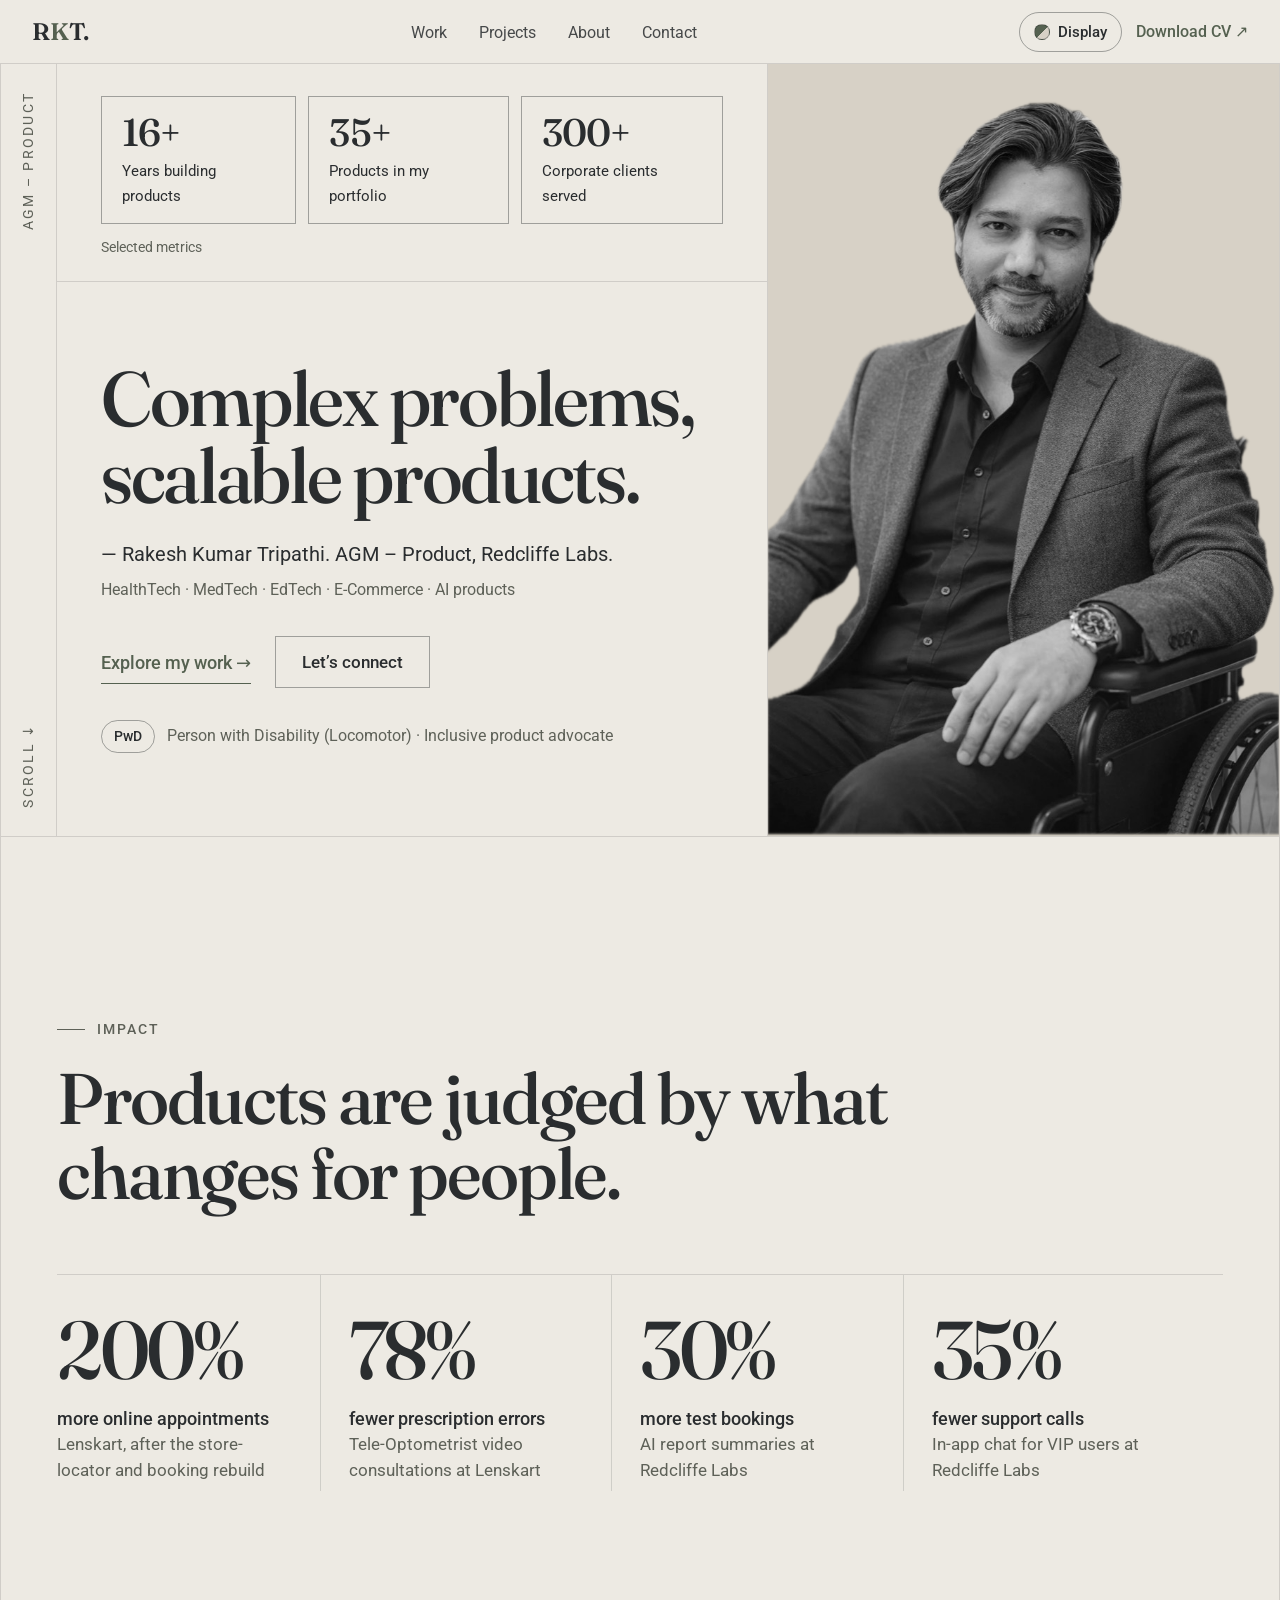
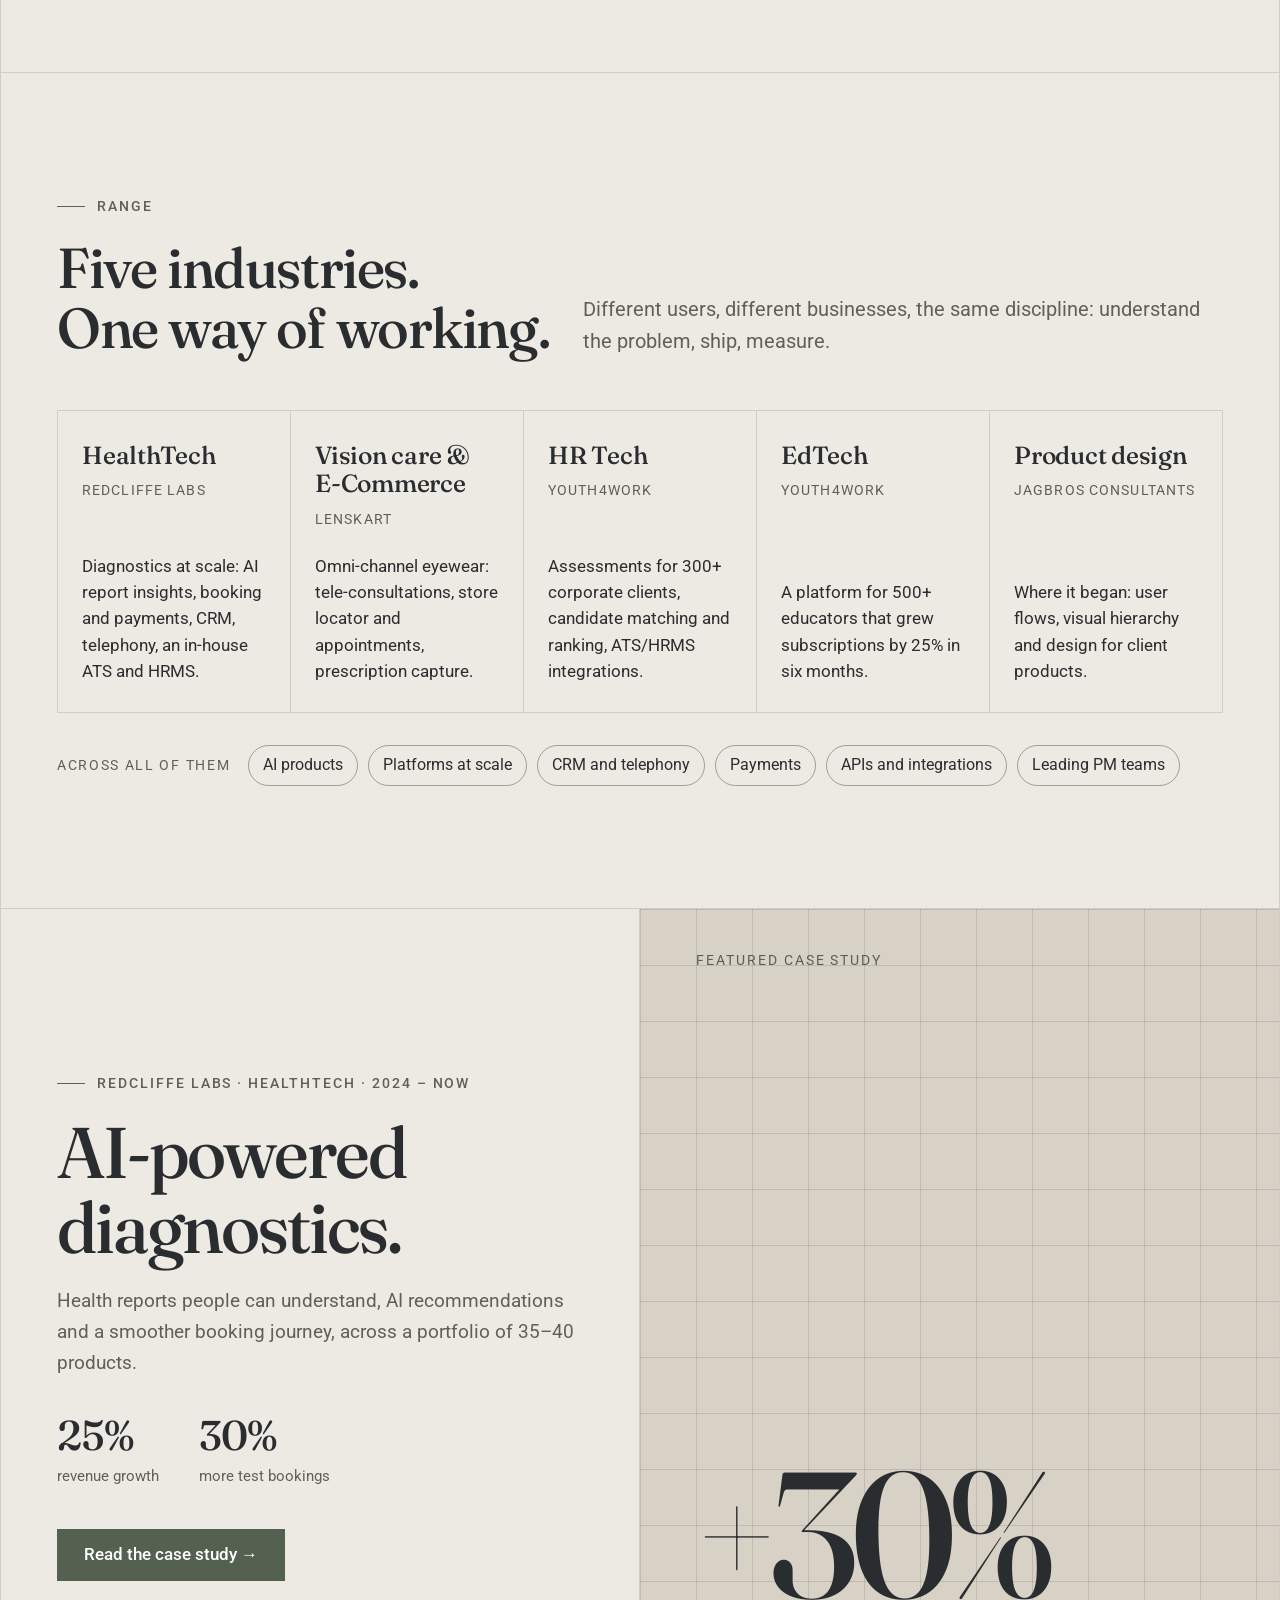
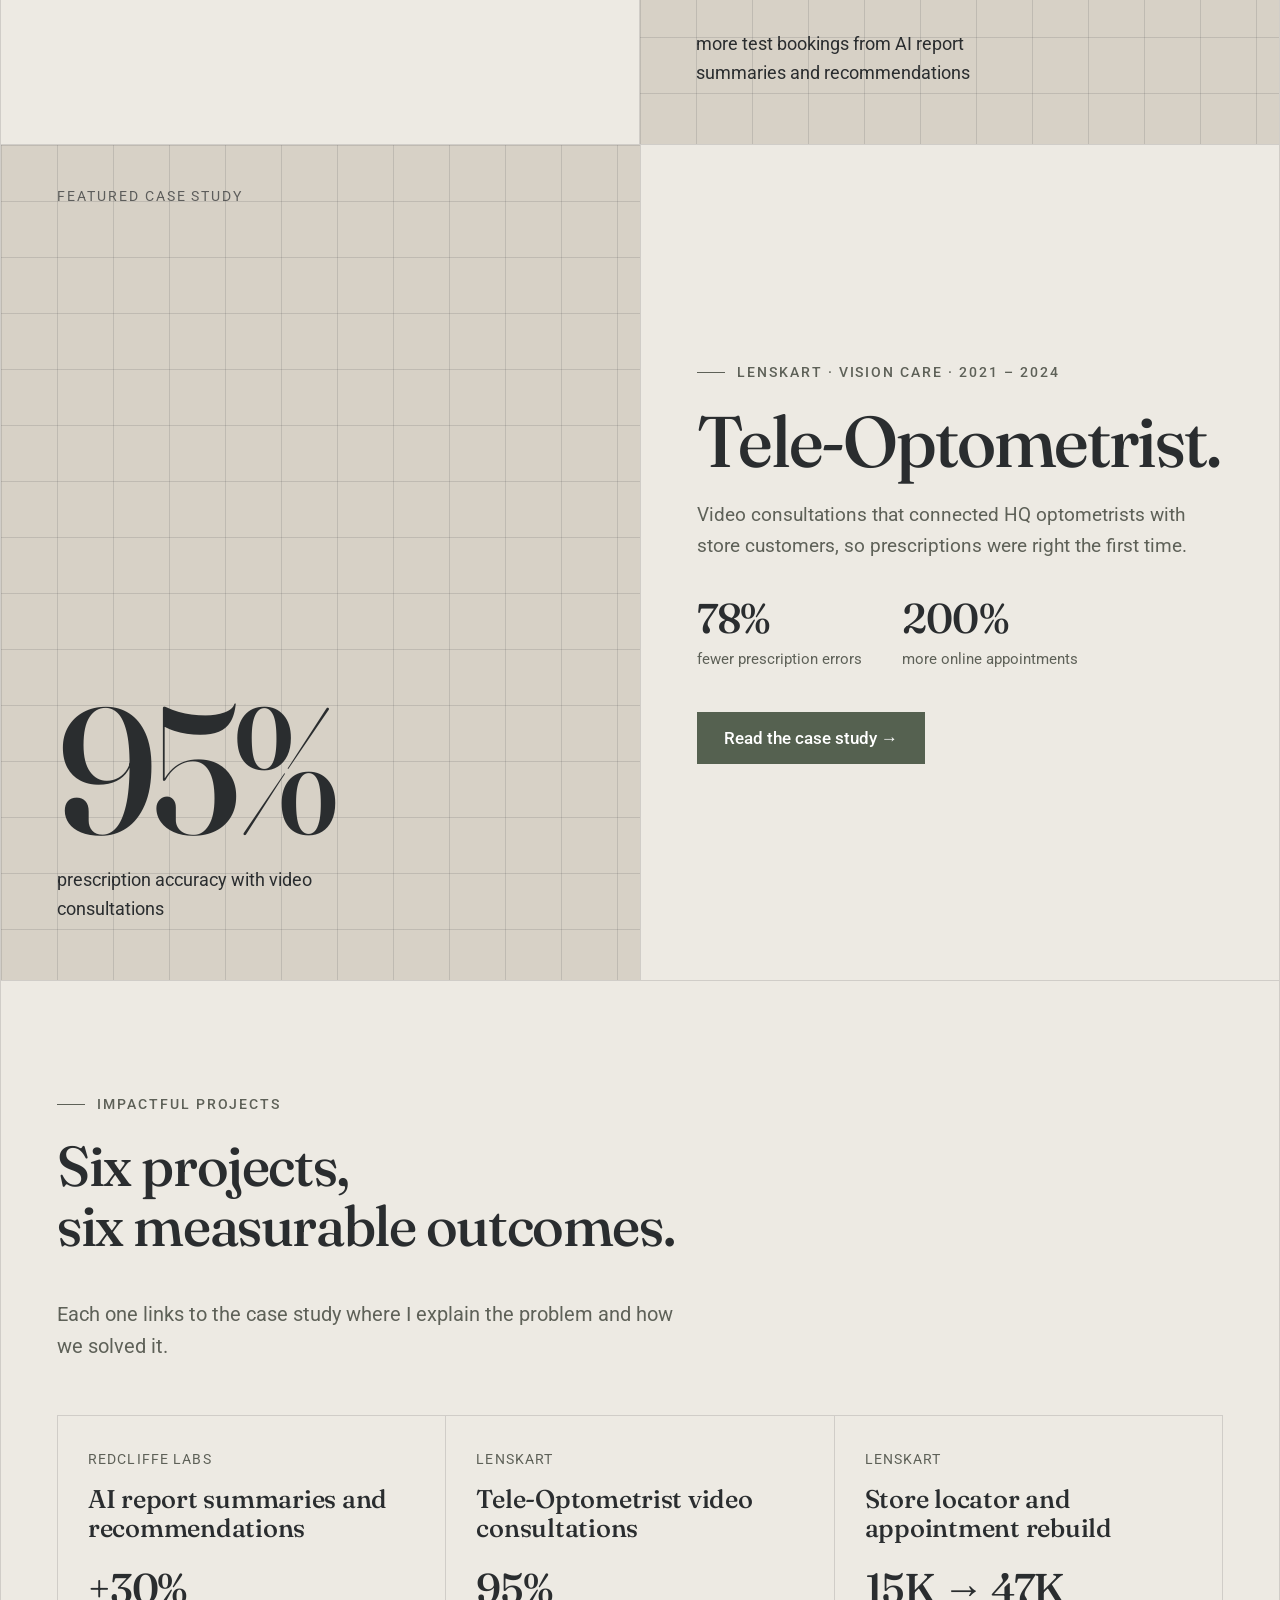
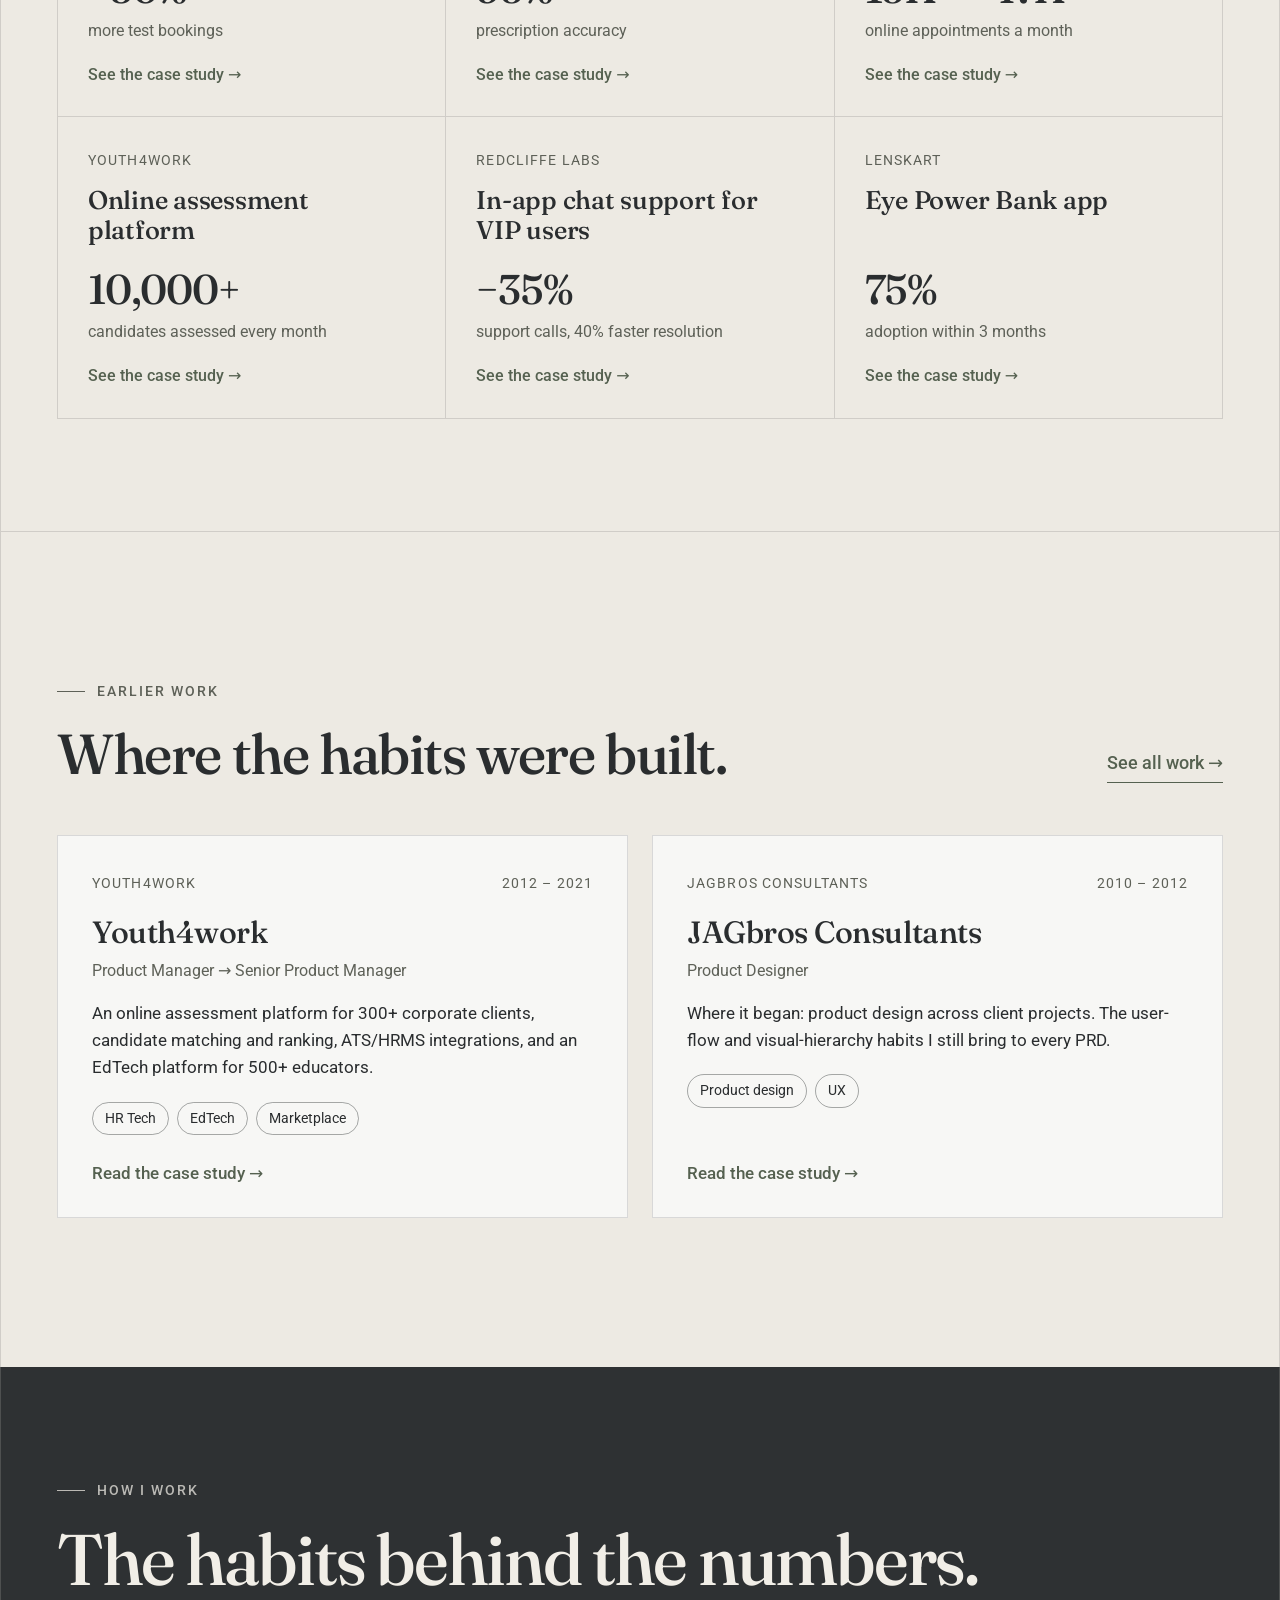
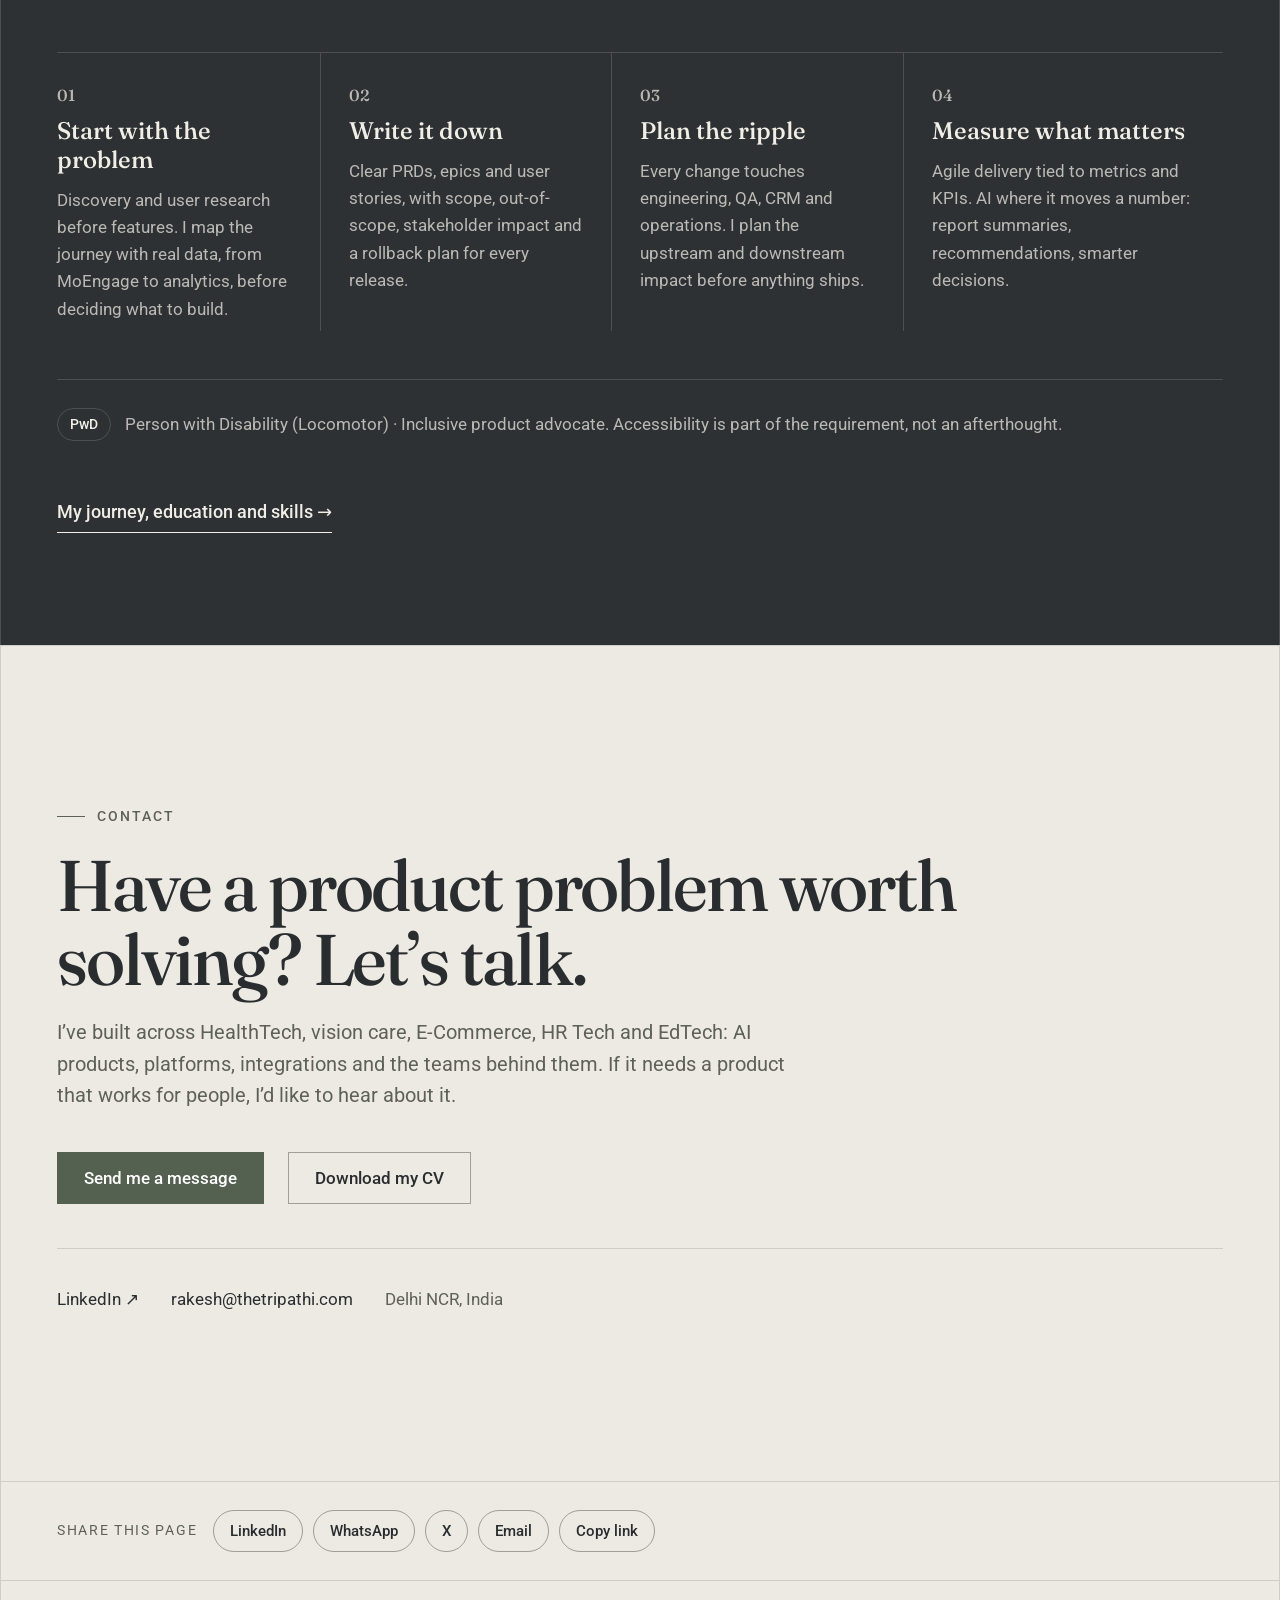
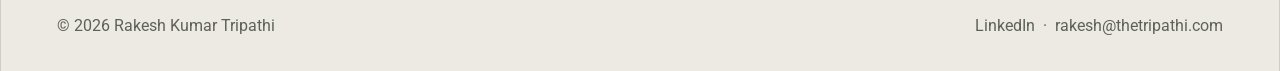
<file: rakesh-tripathi-portfolio.html>
<!DOCTYPE html>
<html lang="en">
<head>
<meta charset="UTF-8">
<meta name="viewport" content="width=device-width, initial-scale=1.0">
<title>Rakesh Kumar Tripathi</title>
<meta name="robots" content="noindex, follow">
<link rel="canonical" href="https://thetripathi.com/">
<meta http-equiv="refresh" content="0; url=/">
<script>location.replace('/' + location.hash);</script>
</head>
<body>
<p>This page has moved. <a href="/">Go to thetripathi.com</a>.</p>
</body>
</html>
</file>
<file: assets/css/site.css>
/* thetripathi.com · revamp 2026-11 (round 3) · one stylesheet for every page.
   Type scale follows big product sites: 18px body, huge headlines, nothing smaller than 14px.
   Themes: linen (default) · ocean · cloud · holst · classic. Text size: data-text="m|l|xl". */

html[data-theme="linen"],html:not([data-theme]){--bg:#EDEAE3;--surface:#F7F7F5;--panel:#D7D1C6;--ink:#2A2D2F;--muted:#5E6158;--line:rgba(42,45,47,.15);--line-strong:rgba(42,45,47,.4);--accent:#556150;--on-accent:#FFFFFF;--deep:#2E3133;--on-deep:#F1EEE7;--on-deep-muted:rgba(241,238,231,.72);--deep-line:rgba(241,238,231,.16);--tint:#3F4244;--tint-op:0;--gray:1}
html[data-theme="ocean"]{--bg:#EEF0F2;--surface:#FFFFFF;--panel:#B1BBC8;--ink:#1B2A44;--muted:#4F5E75;--line:rgba(27,42,68,.15);--line-strong:rgba(27,42,68,.4);--accent:#2A4D88;--on-accent:#FFFFFF;--deep:#1E3866;--on-deep:#EEF0F2;--on-deep-muted:rgba(238,240,242,.74);--deep-line:rgba(238,240,242,.18);--tint:#2A4D88;--tint-op:.38;--gray:.85}
html[data-theme="cloud"]{--bg:#E7E8E4;--surface:#F4F5F2;--panel:#D3DFF2;--ink:#18202B;--muted:#53575C;--line:rgba(24,32,43,.15);--line-strong:rgba(24,32,43,.4);--accent:#3D4F70;--on-accent:#FFFFFF;--deep:#18202B;--on-deep:#E7E8E4;--on-deep-muted:rgba(231,232,228,.72);--deep-line:rgba(231,232,228,.16);--tint:#93A4C1;--tint-op:.35;--gray:.8}
html[data-theme="holst"]{--bg:#F7F3EA;--surface:#FFFFFF;--panel:#BDC9B8;--ink:#22332A;--muted:#55635A;--line:rgba(34,51,42,.15);--line-strong:rgba(34,51,42,.4);--accent:#314C3B;--on-accent:#FFFFFF;--deep:#314C3B;--on-deep:#F7F3EA;--on-deep-muted:rgba(247,243,234,.74);--deep-line:rgba(247,243,234,.18);--tint:#4C6B55;--tint-op:.32;--gray:.85}
html[data-theme="classic"]{--bg:#F4F6FC;--surface:#FFFFFF;--panel:#D6DDEF;--ink:#1A2340;--muted:#55627F;--line:rgba(26,35,64,.14);--line-strong:rgba(26,35,64,.38);--accent:#1B3A8C;--on-accent:#FFFFFF;--deep:#0D1F4E;--on-deep:#F4F6FC;--on-deep-muted:rgba(244,246,252,.74);--deep-line:rgba(244,246,252,.16);--tint:#1B3A8C;--tint-op:0;--gray:0}

html{font-size:100%;scroll-behavior:smooth;-webkit-text-size-adjust:100%}
html[data-text="l"]{font-size:112.5%}
html[data-text="xl"]{font-size:125%}
*,*::before,*::after{box-sizing:border-box;margin:0;padding:0}
body{font:400 1.125rem/1.65 'Roboto',system-ui,sans-serif;background:var(--bg);color:var(--ink);-webkit-font-smoothing:antialiased;overflow-x:hidden}
img{max-width:100%;display:block}
a{color:inherit}
:focus-visible{outline:3px solid var(--accent);outline-offset:3px}
.sr{position:absolute!important;width:1px;height:1px;overflow:hidden;clip:rect(0 0 0 0);white-space:nowrap}
.skip{position:absolute;left:-999px;top:8px;background:var(--surface);color:var(--ink);padding:10px 14px;z-index:9999;font-weight:500}
.skip:focus{left:8px}
.wrap{max-width:1280px;margin:0 auto;border-left:1px solid var(--line);border-right:1px solid var(--line)}
.pad{padding-left:56px;padding-right:56px}
.eyebrow{display:flex;align-items:center;gap:12px;font-size:.875rem;font-weight:500;letter-spacing:.14em;text-transform:uppercase;color:var(--muted);margin-bottom:20px}
.eyebrow::before{content:'';width:28px;height:1px;background:currentColor}
.display{font:500 clamp(2.6rem,5.6vw,5rem)/1.04 'Fraunces',Georgia,serif;letter-spacing:-.03em}
.h2{font:500 clamp(2.2rem,4.4vw,3.8rem)/1.06 'Fraunces',Georgia,serif;letter-spacing:-.025em}
.lede{font-size:clamp(1.15rem,1.6vw,1.375rem);line-height:1.55;color:var(--muted);max-width:640px;margin-top:20px}
section{border-top:1px solid var(--line)}
section[id]{scroll-margin-top:64px}
.sec{padding-top:112px;padding-bottom:112px}

/* Page-by-page folds on larger screens: each showcase fills the screen and the page settles on it gently. */
@media (min-width:1025px) and (min-height:640px){
  html.snap{scroll-snap-type:y proximity}
  .fold{min-height:calc(100svh - 64px);display:flex;flex-direction:column;justify-content:center;scroll-snap-align:start}
  .fold>.wrap{width:100%;flex:1;display:flex;flex-direction:column;justify-content:center}
}

/* ── Menu ── */
.nav{position:fixed;top:0;left:0;right:0;z-index:200;height:64px;background:var(--bg);border-bottom:1px solid var(--line)}
.nav .wrap{height:100%;display:flex;align-items:center;justify-content:space-between;gap:16px;padding:0 32px;border:0}
.logo{font:600 1.5rem 'Fraunces',Georgia,serif;text-decoration:none;color:var(--ink);letter-spacing:-.01em}
.logo span{color:var(--accent)}
.nav-links{display:flex;gap:32px;list-style:none}
.nav-links a{text-decoration:none;font-size:1rem;opacity:.85;position:relative;padding:8px 0}
.nav-links a:hover,.nav-links a[aria-current="page"]{opacity:1}
.nav-links a[aria-current="page"]::after,.nav-links a:hover::after{transform:scaleX(1)}
.nav-links a::after{content:'';position:absolute;left:0;right:0;bottom:2px;height:1px;background:var(--accent);transform:scaleX(0);transition:transform .2s}
.nav-right{display:flex;align-items:center;gap:14px}
.cv-link{color:var(--accent);text-decoration:none;font:500 1rem 'Roboto',sans-serif;white-space:nowrap;background:none;border:0;cursor:pointer;padding:8px 0}
.cv-link:hover{text-decoration:underline;text-underline-offset:4px}
.disp-btn{display:inline-flex;align-items:center;gap:8px;background:transparent;border:1px solid var(--line-strong);color:var(--ink);border-radius:999px;padding:8px 14px;font:500 .9375rem 'Roboto',sans-serif;cursor:pointer;min-height:40px}
.disp-btn i{width:16px;height:16px;border-radius:50%;background:linear-gradient(135deg,var(--accent) 50%,var(--panel) 50%);border:1px solid var(--line-strong)}
.burger{display:none;width:44px;height:44px;background:none;border:0;cursor:pointer;flex-direction:column;justify-content:center;gap:5px;align-items:center}
.burger span{display:block;width:22px;height:2px;background:var(--ink);transition:transform .2s,opacity .2s}
.burger[aria-expanded="true"] span:nth-child(1){transform:translateY(7px) rotate(45deg)}
.burger[aria-expanded="true"] span:nth-child(2){opacity:0}
.burger[aria-expanded="true"] span:nth-child(3){transform:translateY(-7px) rotate(-45deg)}
.mnav{position:fixed;top:64px;left:0;right:0;z-index:199;background:var(--bg);border-bottom:1px solid var(--line);padding:8px 20px 20px;display:none;flex-direction:column}
.mnav.open{display:flex}
.mnav a,.mnav button{display:block;text-align:left;padding:16px 0;border:0;border-bottom:1px solid var(--line);background:none;font:400 1.25rem 'Roboto',sans-serif;color:var(--ink);text-decoration:none;cursor:pointer}
.mnav .cv-link{color:var(--accent);font-weight:500;border-bottom:0}

/* ── Display panel (theme · text size · vibration · read aloud) ── */
.disp{position:fixed;top:64px;right:20px;width:320px;max-width:calc(100vw - 24px);max-height:calc(100svh - 80px);overflow:auto;background:var(--surface);border:1px solid var(--line-strong);border-radius:12px;box-shadow:0 20px 44px rgba(0,0,0,.16);padding:14px;display:none;z-index:300}
.disp.open{display:block}
.disp .dh{font-size:.875rem;font-weight:500;letter-spacing:.1em;text-transform:uppercase;color:var(--muted);margin:10px 6px 8px}
.disp .dh:first-child{margin-top:2px}
.topt{display:flex;align-items:center;gap:12px;width:100%;background:none;border:1px solid transparent;border-radius:8px;padding:9px 8px;cursor:pointer;color:var(--ink);font:400 1rem 'Roboto',sans-serif;text-align:left;min-height:44px}
.topt:hover{background:var(--bg)}
.topt[aria-pressed="true"]{border-color:var(--line-strong);font-weight:500}
.topt em{font-style:normal;font-size:.875rem;color:var(--muted);margin-left:auto}
.sw{flex:0 0 64px;height:22px;border-radius:5px;border:1px solid rgba(0,0,0,.12)}
.seg{display:flex;gap:6px;padding:0 6px}
.seg button{flex:1;min-height:44px;border:1px solid var(--line-strong);background:none;color:var(--ink);cursor:pointer;font-family:'Roboto',sans-serif;border-radius:8px}
.seg button[aria-pressed="true"]{background:var(--accent);border-color:var(--accent);color:var(--on-accent)}
.seg .a1{font-size:.95rem}.seg .a2{font-size:1.1rem}.seg .a3{font-size:1.3rem}

/* ── Buttons ── */
.link-cta{color:var(--accent);text-decoration:none;font-weight:500;font-size:1.125rem;border-bottom:1.5px solid currentColor;padding:8px 0 5px;display:inline-block}
.link-cta:hover{opacity:.78}
.btn{display:inline-flex;align-items:center;justify-content:center;gap:8px;min-height:52px;padding:14px 26px;border:1px solid var(--line-strong);background:transparent;color:var(--ink);font:500 1.0625rem 'Roboto',sans-serif;cursor:pointer;text-decoration:none}
.btn:hover{background:var(--surface)}
.btn-solid{background:var(--accent);border-color:var(--accent);color:var(--on-accent)}
.btn-solid:hover{background:var(--accent);opacity:.9}

/* ── First screen ── */
.hero{padding-top:64px;border-top:0}
.hero .wrap{display:grid;grid-template-columns:56px minmax(0,1fr) minmax(320px,40%);min-height:min(calc(100svh - 64px),760px)}
.rail{border-right:1px solid var(--line);display:flex;flex-direction:column;justify-content:space-between;align-items:center;padding:28px 0}
.rail span{writing-mode:vertical-rl;transform:rotate(180deg);font-size:.875rem;letter-spacing:.16em;text-transform:uppercase;color:var(--muted)}
.hero-main{display:flex;flex-direction:column;border-right:1px solid var(--line);min-width:0}
.stats{display:flex;gap:12px;padding:32px 44px 12px}
.stat{border:1px solid var(--line-strong);padding:16px 20px 14px;min-width:140px}
.stat b{display:block;font:500 2.4rem/1 'Fraunces',Georgia,serif;letter-spacing:-.02em;font-variant-numeric:tabular-nums}
.stat small{display:block;margin-top:8px;font-size:.9375rem}
.stats-note{padding:0 44px 22px;font-size:.875rem;color:var(--muted);border-bottom:1px solid var(--line)}
.hero-copy{padding:40px 44px 44px;flex:1;display:flex;flex-direction:column;justify-content:center}
.h1{font:500 clamp(2.8rem,6vw,5.6rem)/1 'Fraunces',Georgia,serif;letter-spacing:-.03em}
.h1 .by{display:block;font:400 clamp(1.1rem,1.6vw,1.3rem)/1.5 'Roboto',sans-serif;letter-spacing:0;margin-top:24px}
.domains{margin-top:8px;font-size:1rem;color:var(--muted)}
.cta-row{display:flex;gap:24px;align-items:center;flex-wrap:wrap;margin-top:32px}
.pwd{display:flex;align-items:center;gap:12px;margin-top:32px;font-size:1rem;color:var(--muted)}
.pill{border:1px solid var(--line-strong);border-radius:999px;padding:4px 12px;font-weight:500;color:var(--ink);font-size:.875rem;white-space:nowrap}
.photo{position:relative;background:var(--panel);overflow:hidden;isolation:isolate;min-height:440px}
.photo img,.photo .tint{position:absolute;inset:0;width:100%;height:100%;object-fit:cover;object-position:center 12%;
  -webkit-mask:url(/assets/img/rakesh-portrait-mask.png) center 12%/cover no-repeat;mask:url(/assets/img/rakesh-portrait-mask.png) center 12%/cover no-repeat}
.photo img{filter:grayscale(var(--gray)) contrast(1.04)}
.photo .tint{background:var(--tint);mix-blend-mode:color;opacity:var(--tint-op)}

/* ── Big numbers fold ── */
.numbers .intro{max-width:880px}
.nums{display:grid;grid-template-columns:repeat(4,1fr);margin-top:64px;border-top:1px solid var(--line)}
.num-item{padding:36px 28px 8px 0;border-right:1px solid var(--line);margin-right:28px}
.num-item:last-child{border-right:0;margin-right:0}
.num-item b{display:block;font:500 clamp(3rem,6.4vw,5.8rem)/.95 'Fraunces',Georgia,serif;letter-spacing:-.04em;font-variant-numeric:tabular-nums}
.num-item p{margin-top:16px;font-size:1.0625rem;line-height:1.5;color:var(--muted)}
.num-item p strong{color:var(--ink);font-weight:500;display:block;font-size:1.125rem}

/* ── Featured case study fold ── */
.feature .wrap{display:grid;grid-template-columns:1fr 1fr}
.feature-copy{padding:96px 56px;display:flex;flex-direction:column;justify-content:center;border-right:1px solid var(--line)}
.feature.flip .feature-copy{order:2;border-right:0;border-left:1px solid var(--line)}
.feature-copy p.sum{font-size:clamp(1.15rem,1.5vw,1.3rem);line-height:1.6;color:var(--muted);margin-top:22px;max-width:560px}
.feature-metrics{display:flex;gap:40px;margin-top:36px;flex-wrap:wrap}
.feature-metrics b{display:block;font:500 2.6rem/1 'Fraunces',Georgia,serif;letter-spacing:-.02em;font-variant-numeric:tabular-nums}
.feature-metrics span{display:block;font-size:.9375rem;color:var(--muted);margin-top:8px}
.feature-copy .cta-row{margin-top:40px}
.feature-art{position:relative;background:var(--panel);display:flex;flex-direction:column;justify-content:flex-end;padding:56px;overflow:hidden;min-height:420px}
.feature-art::before{content:'';position:absolute;inset:0;background-image:linear-gradient(var(--line) 1px,transparent 1px),linear-gradient(90deg,var(--line) 1px,transparent 1px);background-size:56px 56px;opacity:.9}
.feature-art .big{position:relative;font:500 clamp(5rem,14vw,12rem)/.85 'Fraunces',Georgia,serif;letter-spacing:-.05em;color:var(--ink);font-variant-numeric:tabular-nums}
.feature-art .cap{position:relative;font-size:1.125rem;margin-top:18px;max-width:340px}
.feature-art .tagline{position:absolute;top:40px;left:56px;right:56px;font-size:.875rem;letter-spacing:.14em;text-transform:uppercase;color:var(--ink);opacity:.7}

/* ── Cards (more work · all work) ── */
.sec-head{display:flex;justify-content:space-between;align-items:flex-end;gap:24px;flex-wrap:wrap;margin-bottom:52px}
.cards{display:grid;grid-template-columns:repeat(2,1fr);gap:24px}
.card{display:flex;flex-direction:column;background:var(--surface);border:1px solid var(--line);padding:36px 34px 30px;text-decoration:none;color:var(--ink);transition:transform .25s,border-color .25s,box-shadow .25s;min-height:320px}
.card:hover{transform:translateY(-4px);border-color:var(--line-strong);box-shadow:0 18px 36px rgba(0,0,0,.07)}
.card-top{display:flex;justify-content:space-between;gap:12px;font-size:.875rem;letter-spacing:.08em;text-transform:uppercase;color:var(--muted)}
.card h3{font:500 clamp(1.6rem,2.4vw,2.1rem)/1.12 'Fraunces',Georgia,serif;letter-spacing:-.015em;margin-top:20px}
.card .role{font-size:1rem;color:var(--muted);margin-top:8px}
.card p{margin-top:16px;font-size:1.0625rem;line-height:1.6}
.card .tags{display:flex;flex-wrap:wrap;gap:8px;margin-top:20px}
.tag{font-size:.875rem;border:1px solid var(--line-strong);border-radius:999px;padding:4px 12px}
.card .more{margin-top:auto;padding-top:24px;color:var(--accent);font-weight:500;font-size:1.0625rem}
.card:hover .more{text-decoration:underline;text-underline-offset:4px}

/* ── Projects ── */
.projects{display:grid;grid-template-columns:repeat(3,1fr);gap:0;border-top:1px solid var(--line);border-left:1px solid var(--line)}
.project{display:flex;flex-direction:column;padding:32px 30px 28px;border-right:1px solid var(--line);border-bottom:1px solid var(--line);text-decoration:none;color:var(--ink);min-height:300px;transition:background .2s}
.project:hover{background:var(--surface)}
.project .where{font-size:.875rem;letter-spacing:.08em;text-transform:uppercase;color:var(--muted)}
.project h3{font:500 1.6rem/1.15 'Fraunces',Georgia,serif;letter-spacing:-.01em;margin-top:14px}
.project .out{font:500 2.6rem/1 'Fraunces',Georgia,serif;letter-spacing:-.03em;margin-top:auto;padding-top:24px;font-variant-numeric:tabular-nums}
.project .out-l{font-size:1rem;color:var(--muted);margin-top:8px}
.project .go{margin-top:18px;color:var(--accent);font-weight:500;font-size:1rem}
.project:hover .go{text-decoration:underline;text-underline-offset:4px}

/* ── About teaser + How I work (dark band) ── */
.how{background:var(--deep);color:var(--on-deep);border-top:0}
.how .wrap{border-color:var(--deep-line)}
.how .eyebrow,.how .lede{color:var(--on-deep-muted)}
.how .link-cta{color:var(--on-deep)}
.principles{display:grid;grid-template-columns:repeat(4,1fr);margin-top:56px;border-top:1px solid var(--deep-line)}
.principle{padding:32px 28px 8px 0;border-right:1px solid var(--deep-line);margin-right:28px}
.principle:last-child{border-right:0;margin-right:0}
.principle .n{font:500 1rem 'Fraunces',Georgia,serif;color:var(--on-deep-muted)}
.principle h3{font:500 1.5rem/1.2 'Fraunces',Georgia,serif;margin-top:12px}
.principle p{font-size:1.0625rem;color:var(--on-deep-muted);margin-top:12px;line-height:1.6}
.how-note{margin-top:48px;padding-top:28px;border-top:1px solid var(--deep-line);display:flex;gap:14px;align-items:center;flex-wrap:wrap;color:var(--on-deep-muted);font-size:1.0625rem}
.how-note .pill{color:var(--on-deep);border-color:var(--deep-line)}
.how .cta-row{margin-top:48px}

/* ── Journey ── */
.timeline{list-style:none;display:grid;grid-template-columns:repeat(6,1fr);position:relative;margin-top:16px}
.timeline::before{content:'';position:absolute;left:0;right:0;top:10px;height:1px;background:var(--line-strong)}
.stop{position:relative;padding:38px 18px 0 0}
.stop::before{content:'';position:absolute;left:0;top:4px;width:13px;height:13px;border-radius:50%;background:var(--bg);border:1.5px solid var(--ink)}
.stop.now::before{background:var(--accent);border-color:var(--accent)}
.stop .yr{font:500 1.6rem/1 'Fraunces',Georgia,serif;font-variant-numeric:tabular-nums}
.stop h3{font-size:1.0625rem;font-weight:500;margin-top:12px;line-height:1.35}
.stop p{font-size:.9375rem;color:var(--muted);margin-top:6px;line-height:1.45}
.learn{display:grid;grid-template-columns:1fr 1fr;gap:24px;margin-top:64px}
.learn-box{border:1px solid var(--line);background:var(--surface);padding:28px 30px}
.learn-box h3{font-size:.875rem;letter-spacing:.14em;text-transform:uppercase;color:var(--muted);font-weight:500;margin-bottom:14px}
.learn-box li{list-style:none;padding:12px 0;border-top:1px solid var(--line);font-size:1.0625rem;display:flex;justify-content:space-between;gap:16px}
.learn-box li:first-of-type{border-top:0}
.learn-box li span{color:var(--muted);white-space:nowrap;font-variant-numeric:tabular-nums}

/* ── Capabilities ── */
.caps{display:grid;grid-template-columns:repeat(4,1fr);border-top:1px solid var(--line);margin-top:12px}
.capg{padding:32px 28px 8px 0;border-right:1px solid var(--line);margin-right:28px}
.capg:last-child{border-right:0;margin-right:0}
.capg h3{font:500 1.35rem 'Fraunces',Georgia,serif;margin-bottom:14px}
.capg li{list-style:none;font-size:1.0625rem;padding:7px 0}

/* ── Page header (Work, About) ── */
.page-head{padding-top:64px;border-top:0}
.page-head .wrap{padding-top:96px;padding-bottom:72px}
.crumb{font-size:1rem;color:var(--muted);padding-top:32px}
.crumb a{color:var(--muted);text-decoration:none}
.crumb a:hover{color:var(--ink);text-decoration:underline}

/* ── Contact ── */
.contact .big{font:500 clamp(2.4rem,5.6vw,4.8rem)/1.04 'Fraunces',Georgia,serif;letter-spacing:-.03em;max-width:900px}
.contact .cta-row{margin-top:40px}
.contact-links{display:flex;gap:32px;flex-wrap:wrap;margin-top:44px;padding-top:28px;border-top:1px solid var(--line);font-size:1.0625rem}
.contact-links a{text-decoration:none;color:var(--ink);padding:8px 0}
.contact-links a:hover{text-decoration:underline;text-underline-offset:4px}

/* ── Footer ── */
.foot{border-top:1px solid var(--line)}
.foot .wrap{display:flex;justify-content:space-between;gap:16px;flex-wrap:wrap;padding-top:32px;padding-bottom:32px;font-size:1rem;color:var(--muted)}
.foot a{color:var(--muted);text-decoration:none;padding:8px 0}
.foot a:hover{color:var(--ink)}

/* ── Case-study page ── */
.case-hero{padding-top:64px;border-top:0}
.case-hero h1{font:500 clamp(2.4rem,5.2vw,4.4rem)/1.04 'Fraunces',Georgia,serif;letter-spacing:-.025em;max-width:1000px;margin-top:20px}
.case-meta{margin-top:20px;color:var(--muted);font-size:1.125rem;padding-bottom:48px}
.metrics{display:grid;grid-template-columns:repeat(4,1fr);border-top:1px solid var(--line)}
.metric{padding:32px 32px 30px;border-right:1px solid var(--line)}
.metric:last-child{border-right:0}
.metric b{display:block;font:500 clamp(2.4rem,4vw,3.4rem)/1 'Fraunces',Georgia,serif;letter-spacing:-.025em;font-variant-numeric:tabular-nums}
.metric span{display:block;margin-top:10px;font-size:1rem;color:var(--muted)}
.prose{max-width:760px;padding-top:72px;padding-bottom:88px}
.prose h2{font:500 clamp(1.8rem,2.6vw,2.3rem)/1.15 'Fraunces',Georgia,serif;letter-spacing:-.015em;margin:56px 0 18px}
.prose h2:first-child{margin-top:0}
.prose p{margin:0 0 18px;font-size:1.1875rem;line-height:1.8}
.prose ul{margin:0 0 20px}
.prose li{list-style:none;position:relative;padding:14px 0 14px 26px;border-top:1px solid var(--line);font-size:1.125rem;line-height:1.7}
.prose li::before{content:'';position:absolute;left:0;top:28px;width:10px;height:1px;background:var(--ink)}
.prose strong{font-weight:500}
.prose .detail-quote{font:400 clamp(1.4rem,2.2vw,1.8rem)/1.4 'Fraunces',Georgia,serif;border-left:3px solid var(--accent);padding:6px 0 6px 26px;margin:36px 0}
.next-case{display:flex;justify-content:space-between;align-items:center;gap:16px;flex-wrap:wrap;padding-top:40px;padding-bottom:40px}
.next-case a{text-decoration:none}
.share{display:flex;flex-wrap:wrap;align-items:center;gap:10px}
.share-l{font-size:.875rem;letter-spacing:.12em;text-transform:uppercase;color:var(--muted);margin-right:6px}
.share-b{display:inline-flex;align-items:center;min-height:42px;padding:8px 16px;border:1px solid var(--line-strong);border-radius:999px;background:none;color:var(--ink);font:500 .9375rem 'Roboto',sans-serif;text-decoration:none;cursor:pointer}
.share-b:hover{border-color:var(--ink)}
.share-b:focus-visible{outline:2px solid var(--accent);outline-offset:2px}
.share-ok{font-size:.9375rem;color:var(--accent);min-width:1px}
.share-band{border-top:1px solid var(--line)}
.share-band .wrap{padding-top:28px;padding-bottom:28px}
.next-case .label{font-size:.875rem;letter-spacing:.14em;text-transform:uppercase;color:var(--muted)}
.next-case .title{font:500 1.6rem/1.2 'Fraunces',Georgia,serif;margin-top:6px;display:block}
.next-case a:hover .title{text-decoration:underline;text-underline-offset:5px}

/* ── Pop-up forms ── */
.modal-overlay{position:fixed;inset:0;background:rgba(0,0,0,.5);display:flex;align-items:center;justify-content:center;padding:16px;z-index:999999;visibility:hidden;opacity:0;pointer-events:none;transition:opacity .2s}
.modal-overlay.open{visibility:visible;opacity:1;pointer-events:all}
.modal{background:var(--surface);color:var(--ink);width:100%;max-width:480px;max-height:92svh;overflow:auto;padding:36px 30px 30px;position:relative;border:1px solid var(--line-strong)}
.modal h3{font:500 1.9rem 'Fraunces',Georgia,serif}
.modal-head p{color:var(--muted);font-size:1.0625rem;margin-top:8px}
.modal-close{position:absolute;top:8px;right:8px;width:44px;height:44px;border:0;background:none;font-size:1.2rem;cursor:pointer;color:var(--ink)}
.form-field{margin-top:18px}
.form-field label{display:block;font-size:1rem;font-weight:500;margin-bottom:8px}
.form-field input,.form-field textarea,.form-field select{width:100%;font:400 1.0625rem 'Roboto',sans-serif;padding:13px 14px;border:1px solid var(--line-strong);background:var(--bg);color:var(--ink);border-radius:0;min-height:50px}
.form-field textarea{min-height:120px;resize:vertical}
.btn-submit{width:100%;margin-top:24px;min-height:54px;border:0;background:var(--accent);color:var(--on-accent);font:500 1.0625rem 'Roboto',sans-serif;cursor:pointer}
.btn-submit:disabled{opacity:.6;cursor:wait}
.form-success{display:none;text-align:center;padding:12px 0}
.ty-check{width:56px;height:56px;border-radius:50%;margin:0 auto 16px;display:flex;align-items:center;justify-content:center;background:var(--accent);color:var(--on-accent);font-size:1.5rem}
.ty-title{font:500 1.7rem 'Fraunces',Georgia,serif}
.ty-sub{color:var(--muted);font-size:1.0625rem;margin-top:12px;line-height:1.6}
.ty-cv{margin-top:20px}
.hp{position:absolute;left:-9999px;width:1px;height:1px;overflow:hidden}

/* ── Reveal on scroll ── */
.reveal{opacity:0;transform:translateY(24px);transition:opacity .7s ease,transform .7s ease}
.reveal.in{opacity:1;transform:none}

/* ── Tablet ── */
@media (max-width:1024px){
  .pad{padding-left:36px;padding-right:36px}
  .sec{padding-top:88px;padding-bottom:88px}
  .hero .wrap{grid-template-columns:minmax(0,1fr) minmax(280px,42%)}
  .rail{display:none}
  .stats{padding:28px 32px 10px;gap:8px}.stat{flex:1;min-width:0;padding:12px 12px 10px}.stat b{font-size:1.9rem}
  .stats-note{padding:0 32px 18px}.hero-copy{padding:32px}
  .nums{grid-template-columns:repeat(2,1fr)}
  .num-item:nth-child(2){border-right:0;margin-right:0}
  .num-item{padding-bottom:28px}
  .feature .wrap{grid-template-columns:1fr}
  .feature-copy,.feature.flip .feature-copy{order:0;padding:72px 36px 48px;border:0}
  .feature-art{min-height:340px;padding:40px 36px}
  .feature-art .tagline{left:36px;right:36px}
  .projects{grid-template-columns:repeat(2,1fr)}
  .principles,.caps{grid-template-columns:repeat(2,1fr)}
  .principle:nth-child(2),.capg:nth-child(2){border-right:0;margin-right:0}
  .principle,.capg{padding-bottom:28px}
  .timeline{grid-template-columns:repeat(3,1fr);row-gap:40px}
  .timeline::before{display:none}
  .metrics{grid-template-columns:repeat(2,1fr)}
  .metric:nth-child(2){border-right:0}
  .metric:nth-child(-n+2){border-bottom:1px solid var(--line)}
}
@media (max-width:900px){
  .nav-links,.nav-right .cv-link{display:none}
  .burger{display:flex}
  .nav .wrap{padding:0 12px 0 20px}
  .disp{right:12px}
}
/* ── Phone ── */
@media (max-width:680px){
  body{font-size:1.0625rem}
  .wrap{border-left:0;border-right:0}
  .pad{padding-left:22px;padding-right:22px}
  .sec{padding-top:72px;padding-bottom:72px}
  .hero .wrap{grid-template-columns:1fr;min-height:0}
  .hero-main{border-right:0}
  .hero-copy{order:-1;padding:32px 22px 8px}
  .h1{font-size:clamp(2.4rem,11vw,3.1rem)}
  .h1 .by{margin-top:16px;font-size:1.0625rem}
  .cta-row{margin-top:26px;gap:18px}
  .pwd{margin-top:22px;font-size:.9375rem}
  .stats{padding:22px 22px 8px}
  .stat b{font-size:1.65rem}.stat small{font-size:.875rem;margin-top:6px}
  .stats-note{padding:0 22px 18px}
  .photo{min-height:0;height:380px;margin:0 22px 32px}
  .disp-btn span{display:none}.disp-btn{padding:8px 11px}
  .nums{grid-template-columns:1fr 1fr;margin-top:40px}
  .num-item{margin-right:16px;padding:24px 16px 20px 0}
  .num-item b{font-size:clamp(2.5rem,12vw,3.4rem)}
  .num-item p{font-size:.9375rem}.num-item p strong{font-size:1rem}
  .feature-copy,.feature.flip .feature-copy{padding:56px 22px 36px}
  .feature-metrics{gap:28px}
  .feature-art{min-height:280px;padding:32px 22px}
  .feature-art .tagline{top:24px;left:22px;right:22px}
  .cards{grid-template-columns:1fr}
  .card{min-height:0;padding:28px 24px 24px}
  .projects{grid-template-columns:1fr;border-left:0}
  .project{border-right:0;min-height:0;padding:28px 22px}
  .principles,.caps{grid-template-columns:1fr}
  .principle,.capg{border-right:0;margin-right:0;border-bottom:1px solid var(--deep-line)}
  .capg{border-bottom-color:var(--line)}
  .principle:last-child,.capg:last-child{border-bottom:0}
  .timeline{grid-template-columns:1fr;row-gap:0;margin-left:6px}
  .timeline::before{display:block;left:6px;right:auto;top:0;bottom:0;width:1px;height:auto}
  .stop{padding:0 0 28px 32px}
  .stop::before{left:0;top:7px}
  .stop .yr{font-size:1.35rem}
  .learn{grid-template-columns:1fr}
  .learn-box li{flex-direction:column;gap:2px}
  .page-head .wrap{padding-top:56px;padding-bottom:48px}
  .metric{padding:22px}
  .prose{padding-top:48px;padding-bottom:56px}
  .prose p{font-size:1.0625rem}
  .prose li{font-size:1.0625rem}
}
@media (prefers-reduced-motion:reduce){
  html{scroll-behavior:auto}
  html.snap{scroll-snap-type:none}
  *{transition:none!important;animation:none!important}
  .reveal{opacity:1;transform:none}
}

/* ══ Case-study page (round 4) ══ */
.progress{position:fixed;top:64px;left:0;right:0;height:3px;z-index:198;background:transparent}
.progress span{display:block;height:100%;width:0;background:var(--accent);transition:width .1s linear}
.case-hero .wrap.pad{padding-bottom:56px}
.case-head{margin-top:56px;max-width:1040px}
.case-head h1{font:500 clamp(3rem,8vw,7rem)/.95 'Fraunces',Georgia,serif;letter-spacing:-.04em;margin-top:8px}
.case-sub{font:400 clamp(1.35rem,2.4vw,2rem)/1.3 'Fraunces',Georgia,serif;color:var(--muted);margin-top:24px;max-width:860px;letter-spacing:-.01em}
.facts{display:grid;grid-template-columns:repeat(5,auto);justify-content:start;gap:16px 48px;margin-top:48px;padding-top:28px;border-top:1px solid var(--line)}
.facts dt{font-size:.875rem;letter-spacing:.12em;text-transform:uppercase;color:var(--muted)}
.facts dd{font-size:1.0625rem;margin-top:6px;font-weight:500}
.case-body .wrap{display:grid;grid-template-columns:240px minmax(0,1fr);gap:72px;padding-top:88px;padding-bottom:88px}
.toc{position:relative}
.toc details{position:sticky;top:100px}
.toc summary{font-size:.875rem;letter-spacing:.12em;text-transform:uppercase;color:var(--muted);list-style:none;cursor:default;margin-bottom:16px}
.toc summary::-webkit-details-marker{display:none}
.toc ol{list-style:none;border-left:1px solid var(--line)}
.toc a{display:flex;gap:12px;padding:10px 0 10px 18px;margin-left:-1px;border-left:2px solid transparent;text-decoration:none;color:var(--muted);font-size:1rem;line-height:1.35}
.toc a span{font:500 .875rem 'Fraunces',Georgia,serif;padding-top:2px}
.toc a:hover{color:var(--ink)}
.toc a[aria-current="true"]{color:var(--ink);border-left-color:var(--accent);font-weight:500}
.story{max-width:780px}
.chapter{border-top:0;padding-bottom:72px}
.chapter:last-child{padding-bottom:0}
.ch-num{font:500 1rem 'Fraunces',Georgia,serif;color:var(--muted);margin-bottom:10px}
.chapter h2{font:500 clamp(2rem,3.4vw,2.9rem)/1.1 'Fraunces',Georgia,serif;letter-spacing:-.02em;margin-bottom:22px}
.chapter p{font-size:1.25rem;line-height:1.75;margin-bottom:18px}
.chapter ul{margin:0 0 20px}
.chapter li{list-style:none;position:relative;padding:16px 0 16px 28px;border-top:1px solid var(--line);font-size:1.1875rem;line-height:1.65}
.chapter li::before{content:'';position:absolute;left:0;top:30px;width:12px;height:1px;background:var(--ink)}
.chapter strong{font-weight:500}
.pull{font:400 clamp(1.6rem,2.8vw,2.3rem)/1.3 'Fraunces',Georgia,serif;letter-spacing:-.01em;border-left:3px solid var(--accent);padding:8px 0 8px 30px;margin:44px 0}
.builds{display:grid;grid-template-columns:repeat(2,1fr);gap:16px;margin-top:8px}
.build{background:var(--surface);border:1px solid var(--line);padding:26px 26px 22px}
.build h3{font:500 1.35rem/1.2 'Fraunces',Georgia,serif;letter-spacing:-.01em}
.build p{font-size:1.0625rem;line-height:1.6;margin:12px 0 0;color:var(--ink)}
.next-fold{background:var(--deep);border-top:0}
.next-fold a.wrap{display:flex;flex-direction:column;justify-content:center;gap:18px;text-decoration:none;color:var(--on-deep);border-color:var(--deep-line);padding-top:120px;padding-bottom:120px}
.next-fold .eyebrow{color:var(--on-deep-muted);margin:0}
.next-title{font:500 clamp(3rem,8vw,7rem)/.95 'Fraunces',Georgia,serif;letter-spacing:-.04em}
.next-go{font-size:1.25rem;font-weight:500}
.next-fold a:hover .next-go{text-decoration:underline;text-underline-offset:6px}
.case-body + section .project,.project:not(a){cursor:default}
@media (max-width:1024px){
  .case-body .wrap{grid-template-columns:1fr;gap:32px;padding-top:56px}
  .toc details{position:static;border:1px solid var(--line);background:var(--surface);padding:16px 20px}
  .toc summary{cursor:pointer;margin:0;font-weight:500;color:var(--ink);display:flex;justify-content:space-between}
  .toc summary::after{content:'+';font-size:1.3rem;line-height:1}
  .toc details[open] summary::after{content:'−'}
  .toc details[open] summary{margin-bottom:12px}
  .facts{grid-template-columns:repeat(3,auto)}
}
@media (max-width:680px){
  .case-head{margin-top:36px}
  .case-head h1{font-size:clamp(2.7rem,13vw,3.6rem)}
  .case-sub{font-size:1.25rem}
  .facts{grid-template-columns:1fr 1fr;gap:16px 24px}
  .chapter{padding-bottom:56px}
  .chapter p{font-size:1.125rem}
  .chapter li{font-size:1.0625rem}
  .builds{grid-template-columns:1fr}
  .pull{padding-left:20px;margin:32px 0}
  .next-fold a.wrap{padding-top:80px;padding-bottom:80px}
  .next-title{font-size:clamp(2.6rem,13vw,3.4rem)}
}
.projects.rel{grid-template-columns:repeat(auto-fit,minmax(260px,1fr))}
@media (max-width:680px){.projects.rel{grid-template-columns:1fr}}

/* ══ Range fold (round 5) ══ */
.domains-grid{display:grid;grid-template-columns:repeat(5,1fr);border-top:1px solid var(--line);border-left:1px solid var(--line)}
.dom{display:flex;flex-direction:column;padding:30px 24px 28px;border-right:1px solid var(--line);border-bottom:1px solid var(--line);text-decoration:none;color:var(--ink);min-height:280px;transition:background .2s}
.dom:hover{background:var(--surface)}
.dom-name{font:500 1.55rem/1.15 'Fraunces',Georgia,serif;letter-spacing:-.01em}
.dom-co{font-size:.875rem;letter-spacing:.08em;text-transform:uppercase;color:var(--muted);margin-top:10px}
.dom p{font-size:1.0625rem;line-height:1.55;margin-top:auto;padding-top:22px}
.across{display:flex;flex-wrap:wrap;align-items:center;gap:10px;margin-top:32px}
.across-l{font-size:.875rem;letter-spacing:.12em;text-transform:uppercase;color:var(--muted);margin-right:8px}
.across .tag{font-size:1rem;padding:6px 14px}
.contact .lede{max-width:760px}
@media (max-width:1024px){.domains-grid{grid-template-columns:repeat(2,1fr)}.dom{min-height:220px}}
@media (max-width:680px){.domains-grid{grid-template-columns:1fr;border-left:0}.dom{border-right:0;min-height:0;padding:24px 22px}.dom p{padding-top:14px}}
</file>
